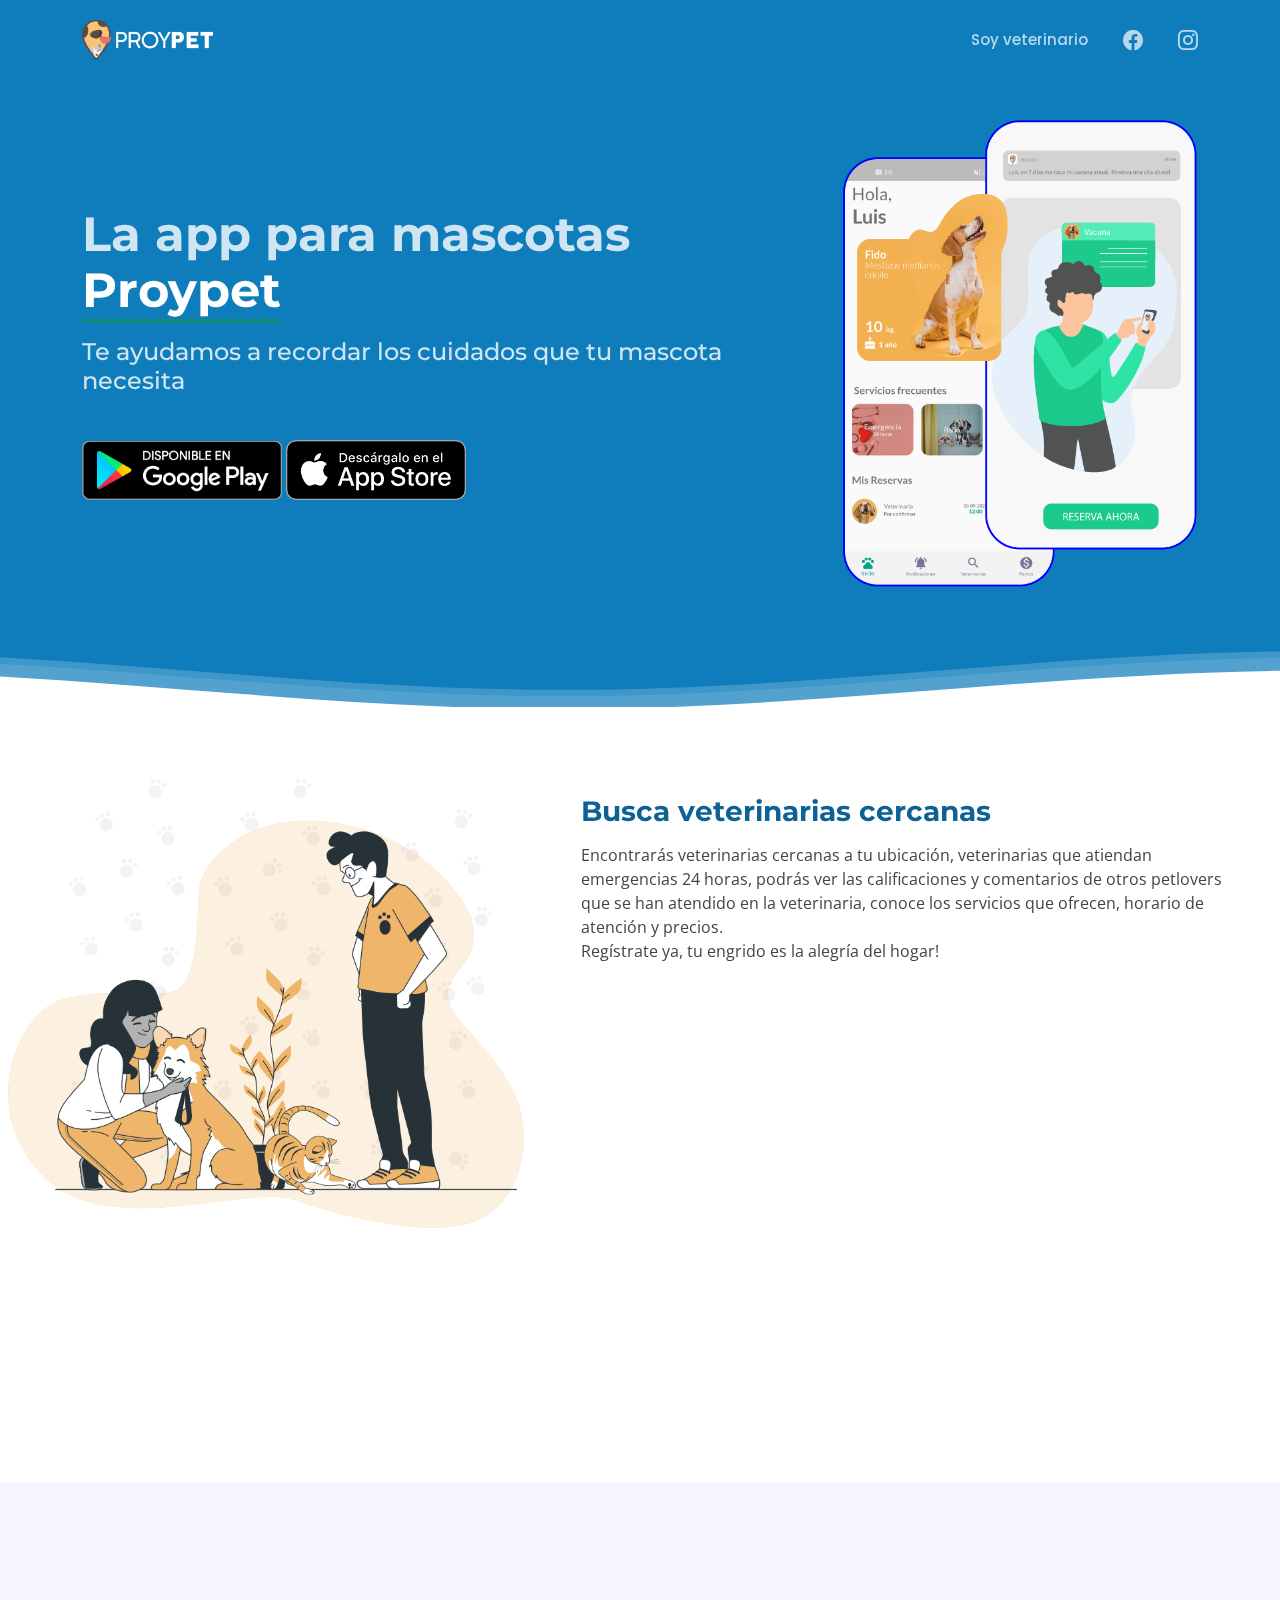
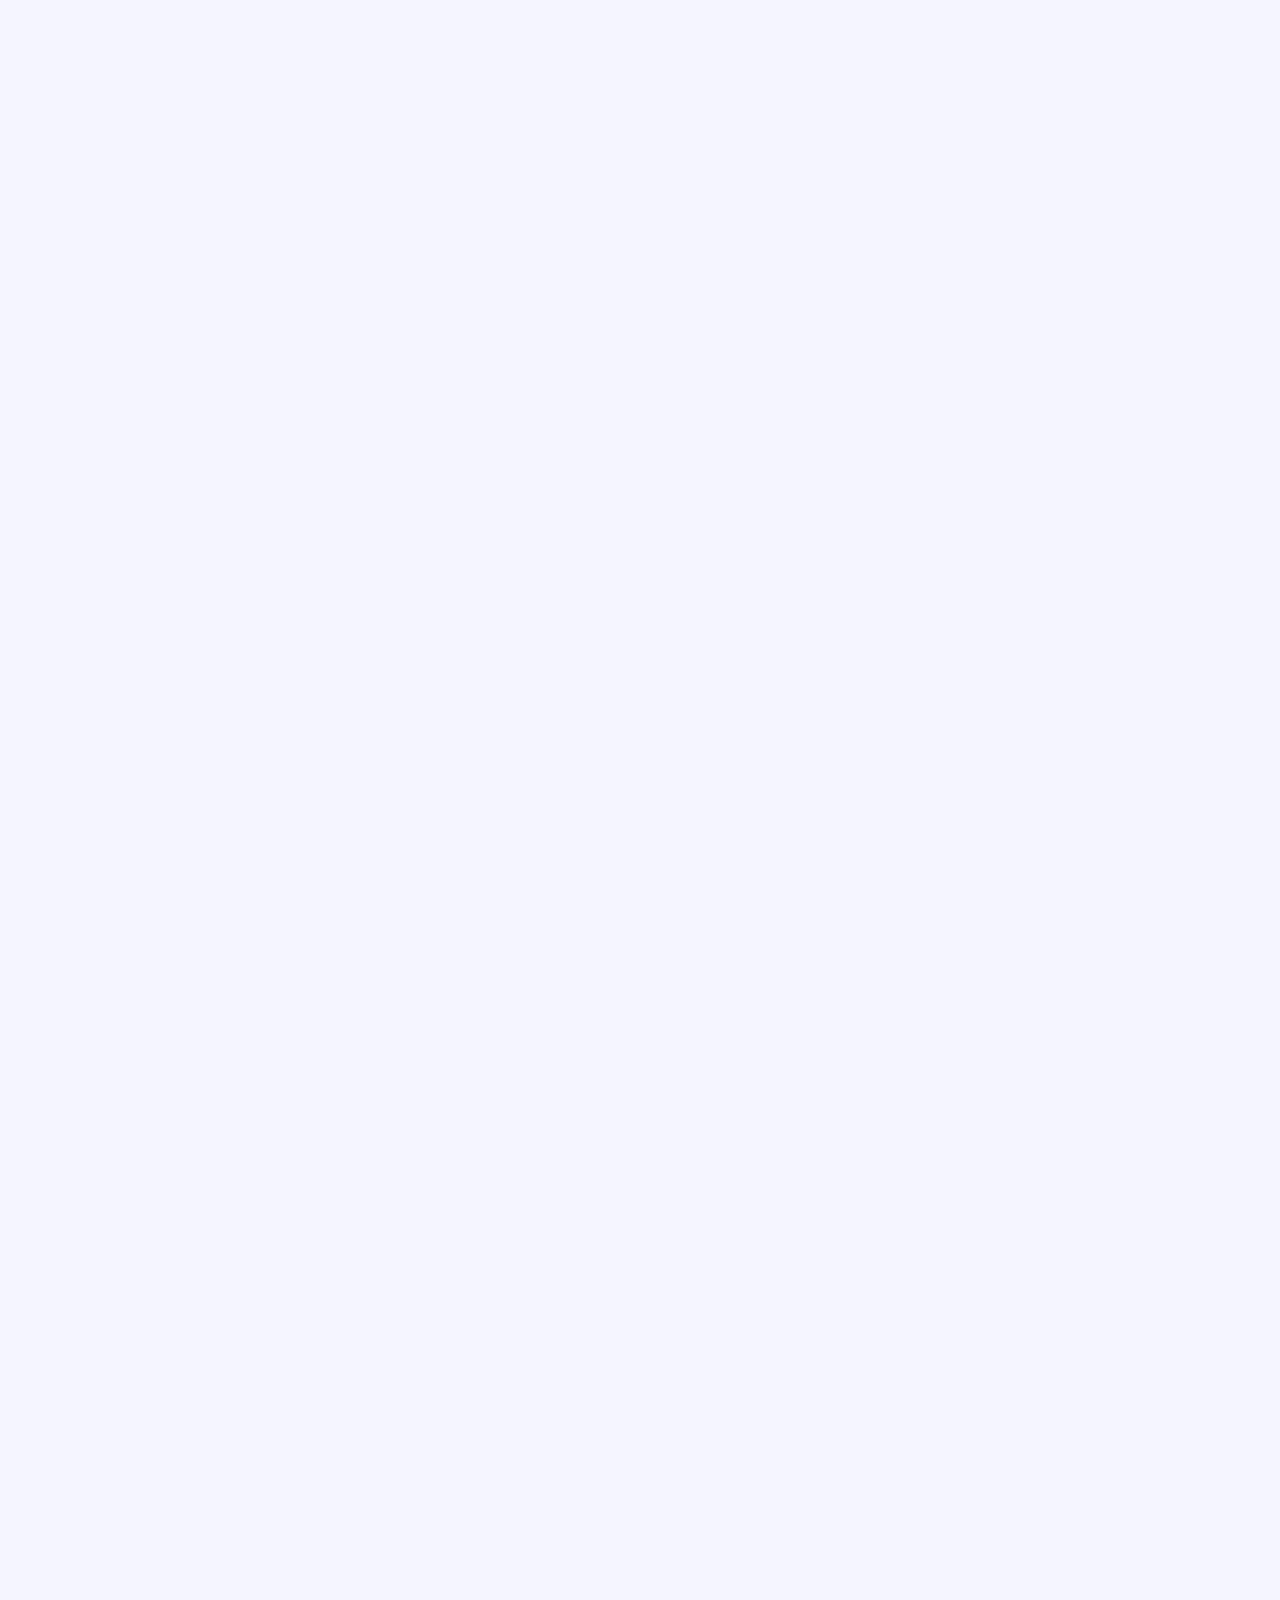
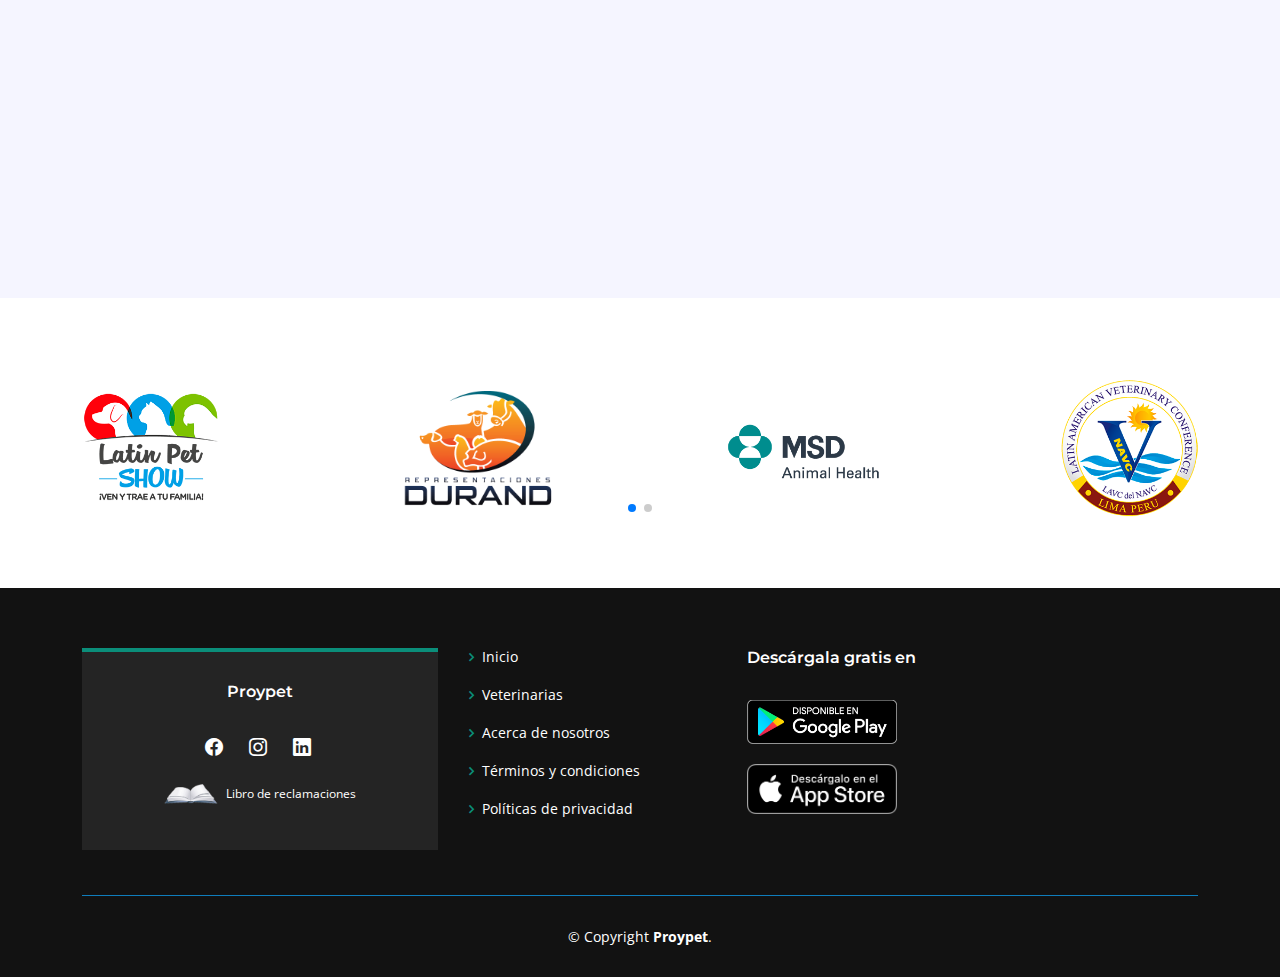
<file: index.html>
<!DOCTYPE html>
<html lang="es">

<head>
  <meta charset="utf-8">
  <meta content="width=device-width, initial-scale=1.0" name="viewport">

  <title>Proypet: Reserva citas en Veterinarias y accede a beneficios</title>
  <meta name="description" content="Disponible en PlayStore y AppStore">
  <meta name="keywords" content="veterinarias en lima, veterinaria callao, clinica veterinaria, veterinaria 24 horas, reservar veterinaria,">
  <meta name="copyright" content="PROYPET">
  
  <link rel="canonical" href="https://proypet.com">
  <meta property="og:url" content="https://danger.proypet.com">
  <meta property="og:type" content="website">
  <meta property="og:title" content="Proypet: Reserva citas en Veterinarias y accede a beneficios">
  <meta property="og:description" content="Disponible en PlayStore y AppStore">

  <link href="assets/img/favicon.png" rel="icon">

  <link href="https://fonts.googleapis.com/css?family=Open+Sans:300,300i,400,400i,600,600i,700,700i|Montserrat:300,300i,400,400i,500,500i,600,600i,700,700i|Poppins:300,300i,400,400i,500,500i,600,600i,700,700i" rel="stylesheet">

  <link href="assets/vendor/aos/aos.css" rel="stylesheet">
  <link href="assets/vendor/bootstrap/css/bootstrap.min.css" rel="stylesheet">
  <link href="assets/vendor/bootstrap-icons/bootstrap-icons.css" rel="stylesheet">
  <link href="assets/vendor/boxicons/css/boxicons.min.css" rel="stylesheet">
  <link href="assets/vendor/glightbox/css/glightbox.min.css" rel="stylesheet">
  <link href="assets/vendor/remixicon/remixicon.css" rel="stylesheet">
  <link href="assets/vendor/swiper/swiper-bundle.min.css" rel="stylesheet">

  <link href="assets/css/style.css" rel="stylesheet">

</head>

<body>

  <header id="header" class="fixed-top d-flex align-items-center header-transparent">
    <div class="container d-flex align-items-center justify-content-between">

      <div class="logo">
        <a href="index.html"><img src="assets/img/logo-white.png" alt="" class="img-fluid"></a>
      </div>

      <nav id="navbar" class="navbar">
        <ul>
          <li><a class="nav-link" href="vet.html">Soy veterinario</a></li>
          <li>
            <a href="https://facebook.com/Proypet" target="_blank" class="facebook">
              <i class="bi bi-facebook"></i>
            </a>
          </li>
          <li>
            <a href="https://instagram.com/Proypetapp" target="_blank" class="instagram">
              <i class="bi bi-instagram"></i>
            </a>
          </li>
        </ul>
        <i class="bi bi-list mobile-nav-toggle"></i>
      </nav>

    </div>
  </header>

  <section id="hero">

    <div class="container">
      <div class="row justify-content-between">
        <div class="col-lg-7 pt-5 pt-lg-0 order-2 order-lg-1 d-flex align-items-center">
          <div data-aos="zoom-out">
            <h1>La app para mascotas <span>Proypet</span></h1>
            <h2>Te ayudamos a recordar los cuidados que tu mascota necesita</h2>
            <div class="text-center text-lg-start">
              <a href="https://play.google.com/store/apps/details?id=com.proypet.user" target="_blank">
                <img src="assets/img/google-play.png" width="200" alt="google-play" class="mt-1">
              </a>
              <a href="https://apps.apple.com/pe/app/proypet/id1529231253" target="_blank">
                <img src="assets/img/app-store.png" width="180" alt="app-store" class="mt-1">
              </a>
            </div>
          </div>
        </div>
        <div class="col-lg-4 order-1 order-lg-2 hero-img" data-aos="zoom-out" data-aos-delay="300">
          <img src="assets/img/petlover/phone-app.png" class="img-fluid animated" alt="">
        </div>
      </div>
    </div>

    <svg class="hero-waves" xmlns="http://www.w3.org/2000/svg" xmlns:xlink="http://www.w3.org/1999/xlink" viewBox="0 24 150 28 " preserveAspectRatio="none">
      <defs>
        <path id="wave-path" d="M-160 44c30 0 58-18 88-18s 58 18 88 18 58-18 88-18 58 18 88 18 v44h-352z">
      </defs>
      <g class="wave1">
        <use xlink:href="#wave-path" x="50" y="3" fill="rgba(255,255,255, .1)">
      </g>
      <g class="wave2">
        <use xlink:href="#wave-path" x="50" y="0" fill="rgba(255,255,255, .2)">
      </g>
      <g class="wave3">
        <use xlink:href="#wave-path" x="50" y="9" fill="#fff">
      </g>
    </svg>

  </section>

  <main id="main">
    <section id="about" class="about">
      <div class="container-fluid">
        <div class="row">
          <div class="col-xl-5 col-lg-6 video-box d-flex justify-content-center align-items-stretch" data-aos="fade-right">
          </div>

          <div class="col-xl-7 col-lg-6 icon-boxes d-flex flex-column align-items-stretch justify-content-center py-5 px-lg-5" data-aos="fade-left">
            <h3>Busca veterinarias cercanas</h3>
            <p>Encontrarás veterinarias cercanas a tu ubicación, veterinarias que atiendan emergencias 24 horas,
              podrás ver las calificaciones y comentarios de otros petlovers que se han atendido en la veterinaria, 
              conoce los servicios que ofrecen, horario de atención y precios.<br>
              Regístrate ya, tu engrido es la alegría del hogar!
            </p>

            <div class="icon-box" data-aos="zoom-in" data-aos-delay="100">
              <div class="icon"><i class='bx bx-download'></i></div>
              <h4 class="title"><a>Descarga gratis nuestra App y regístrate</a></h4>
              <p class="description">
                <a href="https://play.google.com/store/apps/details?id=com.proypet.user" target="_blank">
                  <img src="assets/img/google-play.png" width="150" alt="google-play" class="mt-1">
                </a>
                <a href="https://apps.apple.com/pe/app/proypet/id1529231253" target="_blank">
                  <img src="assets/img/app-store.png" width="136" alt="app-store" class="mt-1">
                </a>
              </p>
            </div>

            <div class="icon-box" data-aos="zoom-in" data-aos-delay="200">
              <div class="icon"><i class='bx bx-message-square-add'></i></div>
              <h4 class="title"><a>Agrega a tus mascotas ¡Listo!</a></h4>
              <p class="description">Ahora disfrutarás de recordatorios, podrás buscar veterinarias cercanas y reservar citas en ellas</p>
            </div>

            <div class="icon-box" data-aos="zoom-in" data-aos-delay="300">
              <div class="icon"><i class='bx bxs-id-card'></i></div>
              <h4 class="title"><a>La cartilla al alcance</a></h4>
              <p class="description">
                No volverás a perder la información de tu engreido, las atenciones son registrados por la veterinaria y podrás ver esta información en todo momento desde la app Proypet<br>
                <strong>La cartilla física se pierde, la digital NO!</strong>
              </p>
            </div>

          </div>
        </div>

      </div>
    </section>
    
    <section id="details" class="details details-i">
      <div class="container">

        <div class="row content">
          <div class="col-md-4 text-center" data-aos="fade-right">
            <img src="assets/img/petlover/vets.png" class="img-fluid" alt=""
              style="max-height: 565px;">
          </div>
          <div class="col-md-8 pt-2 medio-vertical" data-aos="fade-up">
            <h3>Reservar citas en veterinarias</h3>
            <p class="fst-italic">
              En la App encontrarás veterinarias afiliadas y en segundos reservar una cita para tu mascota.
            </p>
            <ul>
              <li><i class="bi bi-check"></i> Sin pagos por adelantado, no te cobraremos ningún cargo por reservar</li>
              <li><i class="bi bi-check"></i> Encontrarás veterinarias que atiendan emergencias 24 horas</li>
              <li><i class="bi bi-check"></i> Encuentra veterinarias de acuerdo al servicio que necesites como consulta, cirugía, ecografía, baños, etc </li>
            </ul>
          </div>
        </div>

        <div class="row content">
          <div class="col-md-4 order-1 order-md-2 text-center" data-aos="fade-left">
            <img src="assets/img/petlover/notificaciones.png" class="img-fluid" alt=""
              style="max-height: 565px;">
          </div>
          <div class="col-md-8 pt-2 order-2 order-md-1 medio-vertical" data-aos="fade-up">
            <h3>Te ayudamos a recordar</h3>
            <p class="fst-italic">
              Ya no olvidarás la fecha de su próxima vacuna, desparasitación, baño u otro servicio.
            </p>
            <ul>
              <li><i class="bi bi-check"></i> Sin que tengas que agendarlo</li>
              <li><i class="bi bi-check"></i> Tu mascota te notificará sus próximas citas, baños y más</li>
            </ul>
          </div>
        </div>

        <div class="row content">
          <div class="col-md-4 text-center" data-aos="fade-right">
            <img src="assets/img/petlover/cartilla-fido.png" class="img-fluid" alt=""
              style="max-height: 565px;">
          </div>
          <div class="col-md-8 pt-2 medio-vertical" data-aos="fade-up">
            <h3>La cartilla físca se pierde, la digital no</h3>
            <p class="fst-italic">Accede a la cartilla digital desde la app Proypet.</p>
            <ul>
              <li><i class="bi bi-check"></i> Historial de vacunación siempre a tu alcance</li>
              <li><i class="bi bi-check"></i> Accede a los registros de atenciones</li>
              <li><i class="bi bi-check"></i> Podrás ver los servicios brindados y recomendaciones de tu veterinaria</li>
            </ul>
          </div>
        </div>

      </div>
    </section>
    
    <section id="counts" class="marcas-i">
      <div class="marcas-slider swiper-container">
        <div class="swiper-wrapper">
          <div class="swiper-slide">
            <div class="row">
              <div class="col-3 text-center">
                <img src="assets/img/marcas/latin-pet-show.png" alt="latin-pet-show" 
                  class="img-fluid" style="max-height: 160px; width: auto">
              </div>
              <div class="col-3 text-center">
                <img src="assets/img/marcas/durand.png" alt="durand" 
                  class="img-fluid" style="max-height: 160px; width: auto">
              </div>
              <div class="col-3 text-center">
                <img src="assets/img/marcas/msd.png" alt="msd" 
                  class="img-fluid" style="max-height: 160px; width: auto">
              </div>
              <div class="col-3 text-center">
                <img src="assets/img/marcas/lavc.png" alt="lavc" 
                  class="img-fluid" style="max-height: 160px; width: auto">
              </div>
            </div>
          </div>
          <div class="swiper-slide">
            <div class="row">
              <div class="col-3 text-center">
                <img src="assets/img/marcas/my-pet.png" alt="my-pet" 
                  class="img-fluid" style="max-height: 160px; width: auto">
              </div>
              <div class="col-3 text-center">
                <img src="assets/img/marcas/veterinario-emprendedor.png" alt="veterinario-emprendedor" 
                  class="img-fluid" style="max-height: 160px; width: auto">
              </div>
              <div class="col-3 text-center">
                <img src="assets/img/marcas/usil-ventures.png" alt="usil-ventures" 
                  class="img-fluid" style="max-height: 160px; width: auto">
              </div>
              <div class="col-3 text-center"> </div>
            </div>
          </div>
        </div>
        <div class="swiper-pagination"></div>
      </div>
    </section>

  </main>
  
  <footer id="footer">
    <div class="footer-top">
      <div class="container">
        <div class="row">

          <div class="col-lg-4 col-md-6">
            <div class="footer-info">
              <h4>Proypet</h4>
              <div class="d-flex justify-content-center">
                <div class="social-links mt-2">
                  <a href="https://facebook.com/Proypet" target="_blank" class="facebook"><i class="bi bi-facebook"></i></a>
                  <a href="https://instagram.com/Proypetapp" target="_blank" class="instagram"><i class="bi bi-instagram"></i></a>
                  <a href="https://www.linkedin.com/company/proypet" target="_blank" class="linkedin"><i class="bi bi-linkedin"></i></a>
                </div>
              </div>
              <div class="text-center mt-3 pb-3">
                <a href="#" class="text-white">
                  <img src="assets/img/complaints-book.png" alt="" height="20">
                  <span class="small ms-1" style="vertical-align:middle">Libro de reclamaciones</span>
                </a>
              </div>
            </div>
          </div>

          <div class="col-lg-3 col-md-3 footer-links">
            <ul>
              <li><i class="bx bx-chevron-right"></i> <a href="index.html">Inicio</a></li>
              <li><i class="bx bx-chevron-right"></i> <a href="vet.html">Veterinarias</a></li>
              <li><i class="bx bx-chevron-right"></i> <a href="about.html">Acerca de nosotros</a></li>
              <li><i class="bx bx-chevron-right"></i> <a href="terms.html">Términos y condiciones</a></li>
              <li><i class="bx bx-chevron-right"></i> <a href="privacy.html">Políticas de privacidad</a></li>
            </ul>
          </div>

          <div class="col-lg-3 col-md-3 footer-links">
            <ul>
              <li>
                <h4 class="mb-0">Descárgala gratis en</h4>
              </li>
              <li>
                <a href="https://play.google.com/store/apps/details?id=com.proypet.user" target="_blank" class="scrollto">
                  <img src="assets/img/google-play.png" width="150" alt="">
                </a>
              </li>
              <li>
                <a href="https://apps.apple.com/pe/app/proypet/id1529231253" target="_blank" class="scrollto">
                  <img src="assets/img/app-store.png" width="150" alt="">
                </a>
              </li>
            </ul>
          </div>

        </div>
      </div>
    </div>

    <div class="container">
      <div class="copyright">
        &copy; Copyright <strong><span>Proypet</span></strong>.
      </div>
    </div>
  </footer>

  <a href="#" class="back-to-top d-flex align-items-center justify-content-center"><i class="bi bi-arrow-up-short"></i></a>
  <div id="preloader"></div>

  <!-- Vendor JS Files -->
  <script src="assets/vendor/aos/aos.js"></script>
  <script src="assets/vendor/bootstrap/js/bootstrap.bundle.min.js"></script>
  <script src="assets/vendor/glightbox/js/glightbox.min.js"></script>
  <script src="assets/vendor/php-email-form/validate.js"></script>
  <script src="assets/vendor/purecounter/purecounter.js"></script>
  <script src="assets/vendor/swiper/swiper-bundle.min.js"></script>

  <!-- Template Main JS File -->
  <script src="assets/js/main.js"></script>

</body>

</html>
</file>
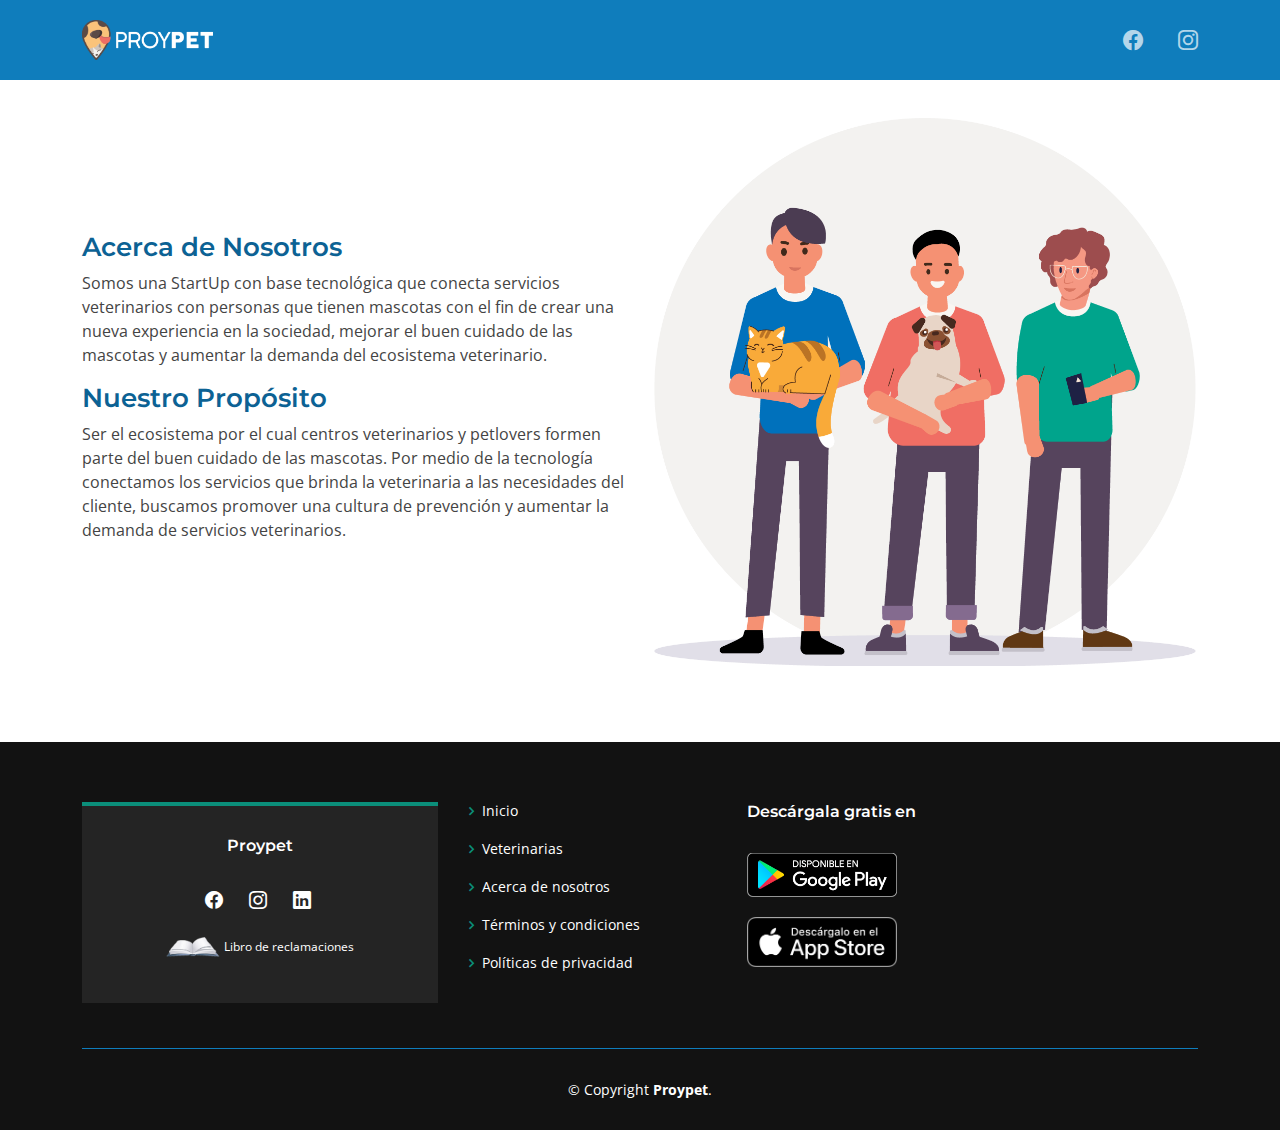
<file: about.html>
<!DOCTYPE html>
<html lang="es">

<head>
  <meta charset="utf-8">
  <meta content="width=device-width, initial-scale=1.0" name="viewport">

  <title>Proypet: Acerca de nosotros</title>
  <meta name="description" content="Disponible en PlayStore y AppStore">
  <meta name="keywords" content="veterinarias en lima, veterinaria callao, clinica veterinaria, veterinaria 24 horas, reservar veterinaria,">
  <meta name="copyright" content="PROYPET">

  <link href="assets/img/favicon.png" rel="icon">

  <link href="https://fonts.googleapis.com/css?family=Open+Sans:300,300i,400,400i,600,600i,700,700i|Montserrat:300,300i,400,400i,500,500i,600,600i,700,700i|Poppins:300,300i,400,400i,500,500i,600,600i,700,700i" rel="stylesheet">

  <link href="assets/vendor/aos/aos.css" rel="stylesheet">
  <link href="assets/vendor/bootstrap/css/bootstrap.min.css" rel="stylesheet">
  <link href="assets/vendor/bootstrap-icons/bootstrap-icons.css" rel="stylesheet">
  <link href="assets/vendor/boxicons/css/boxicons.min.css" rel="stylesheet">
  <link href="assets/vendor/glightbox/css/glightbox.min.css" rel="stylesheet">
  <link href="assets/vendor/remixicon/remixicon.css" rel="stylesheet">
  <link href="assets/vendor/swiper/swiper-bundle.min.css" rel="stylesheet">

  <link href="assets/css/style.css" rel="stylesheet">

</head>

<body>

  <header id="header" class="fixed-top d-flex align-items-center ">
    <div class="container d-flex align-items-center justify-content-between">

      <div class="logo">
        <a href="index.html"><img src="assets/img/logo-white.png" alt="" class="img-fluid"></a>
      </div>

      <nav id="navbar" class="navbar">
        <ul>
          <li>
            <a href="https://facebook.com/Proypet" target="_blank" class="facebook">
              <i class="bi bi-facebook"></i>
            </a>
          </li>
          <li>
            <a href="https://instagram.com/Proypetapp" target="_blank" class="instagram">
              <i class="bi bi-instagram"></i>
            </a>
          </li>
        </ul>
        <i class="bi bi-list mobile-nav-toggle"></i>
      </nav>

    </div>
  </header>

  <main class="mt-5 mb-3 section-bg-w">
    
    <section class="details">
      <div class="container">

        <div class="row content">
          <div class="col-12 col-md-6 medio-vertical">
            <h3>Acerca de Nosotros</h3>
            <p>
                Somos una StartUp con base tecnológica que conecta servicios veterinarios con personas que tienen mascotas con el fin de crear una nueva experiencia en la sociedad, mejorar el buen cuidado de las mascotas y aumentar la demanda del ecosistema veterinario.
            </p>

            <h3>Nuestro Propósito</h3>
            <p>
                Ser el ecosistema por el cual centros veterinarios y petlovers formen parte del buen cuidado de las mascotas. Por medio de la tecnología conectamos los servicios que brinda la veterinaria a las necesidades del cliente, buscamos promover una cultura de prevención y aumentar la demanda de servicios veterinarios.
            </p>
          </div>

          <div class="col-12 col-md-6 mt-2">
            <img src="assets/img/about-us.png" alt="about-us" class="img-fluid" >
          </div>
        </div>

      </div>
    </section>
    

  </main>
  
  <footer id="footer">
    <div class="footer-top">
      <div class="container">
        <div class="row">

          <div class="col-lg-4 col-md-6">
            <div class="footer-info">
              <h4>Proypet</h4>
              <div class="d-flex justify-content-center">
                <div class="social-links mt-2">
                  <a href="https://facebook.com/Proypet" target="_blank" class="facebook"><i class="bi bi-facebook"></i></a>
                  <a href="https://instagram.com/Proypetapp" target="_blank" class="instagram"><i class="bi bi-instagram"></i></a>
                  <a href="https://www.linkedin.com/company/proypet" target="_blank" class="linkedin"><i class="bi bi-linkedin"></i></a>
                </div>
              </div>
              <div class="text-center mt-3 pb-3">
                <a href="#" class="text-white">
                  <img src="assets/img/complaints-book.png" alt="" height="20">
                  <span class="small ml-1" style="vertical-align:middle">Libro de reclamaciones</span>
                </a>
              </div>
            </div>
          </div>

          <div class="col-lg-3 col-md-3 footer-links">
            <ul>
                <li><i class="bx bx-chevron-right"></i> <a href="index.html">Inicio</a></li>
                <li><i class="bx bx-chevron-right"></i> <a href="vet.html">Veterinarias</a></li>
                <li><i class="bx bx-chevron-right"></i> <a href="about.html">Acerca de nosotros</a></li>
                <li><i class="bx bx-chevron-right"></i> <a href="terms.html">Términos y condiciones</a></li>
                <li><i class="bx bx-chevron-right"></i> <a href="privacy.html">Políticas de privacidad</a></li>
            </ul>
          </div>

          <div class="col-lg-3 col-md-3 footer-links">
            <ul>
              <li>
                <h4 class="mb-0">Descárgala gratis en</h4>
              </li>
              <li>
                <a href="https://play.google.com/store/apps/details?id=com.proypet.user" target="_blank" class="scrollto">
                  <img src="assets/img/google-play.png" width="150" alt="">
                </a>
              </li>
              <li>
                <a href="https://apps.apple.com/pe/app/proypet/id1529231253" target="_blank" class="scrollto">
                  <img src="assets/img/app-store.png" width="150" alt="">
                </a>
              </li>
            </ul>
          </div>

        </div>
      </div>
    </div>

    <div class="container">
      <div class="copyright">
        &copy; Copyright <strong><span>Proypet</span></strong>.
      </div>
    </div>
  </footer>

  <a href="#" class="back-to-top d-flex align-items-center justify-content-center"><i class="bi bi-arrow-up-short"></i></a>
  <div id="preloader"></div>

  <!-- Vendor JS Files -->
  <script src="assets/vendor/aos/aos.js"></script>
  <script src="assets/vendor/bootstrap/js/bootstrap.bundle.min.js"></script>
  <script src="assets/vendor/glightbox/js/glightbox.min.js"></script>
  <script src="assets/vendor/php-email-form/validate.js"></script>
  <script src="assets/vendor/purecounter/purecounter.js"></script>
  <script src="assets/vendor/swiper/swiper-bundle.min.js"></script>

  <!-- Template Main JS File -->
  <script src="assets/js/main.js"></script>

</body>

</html>
</file>
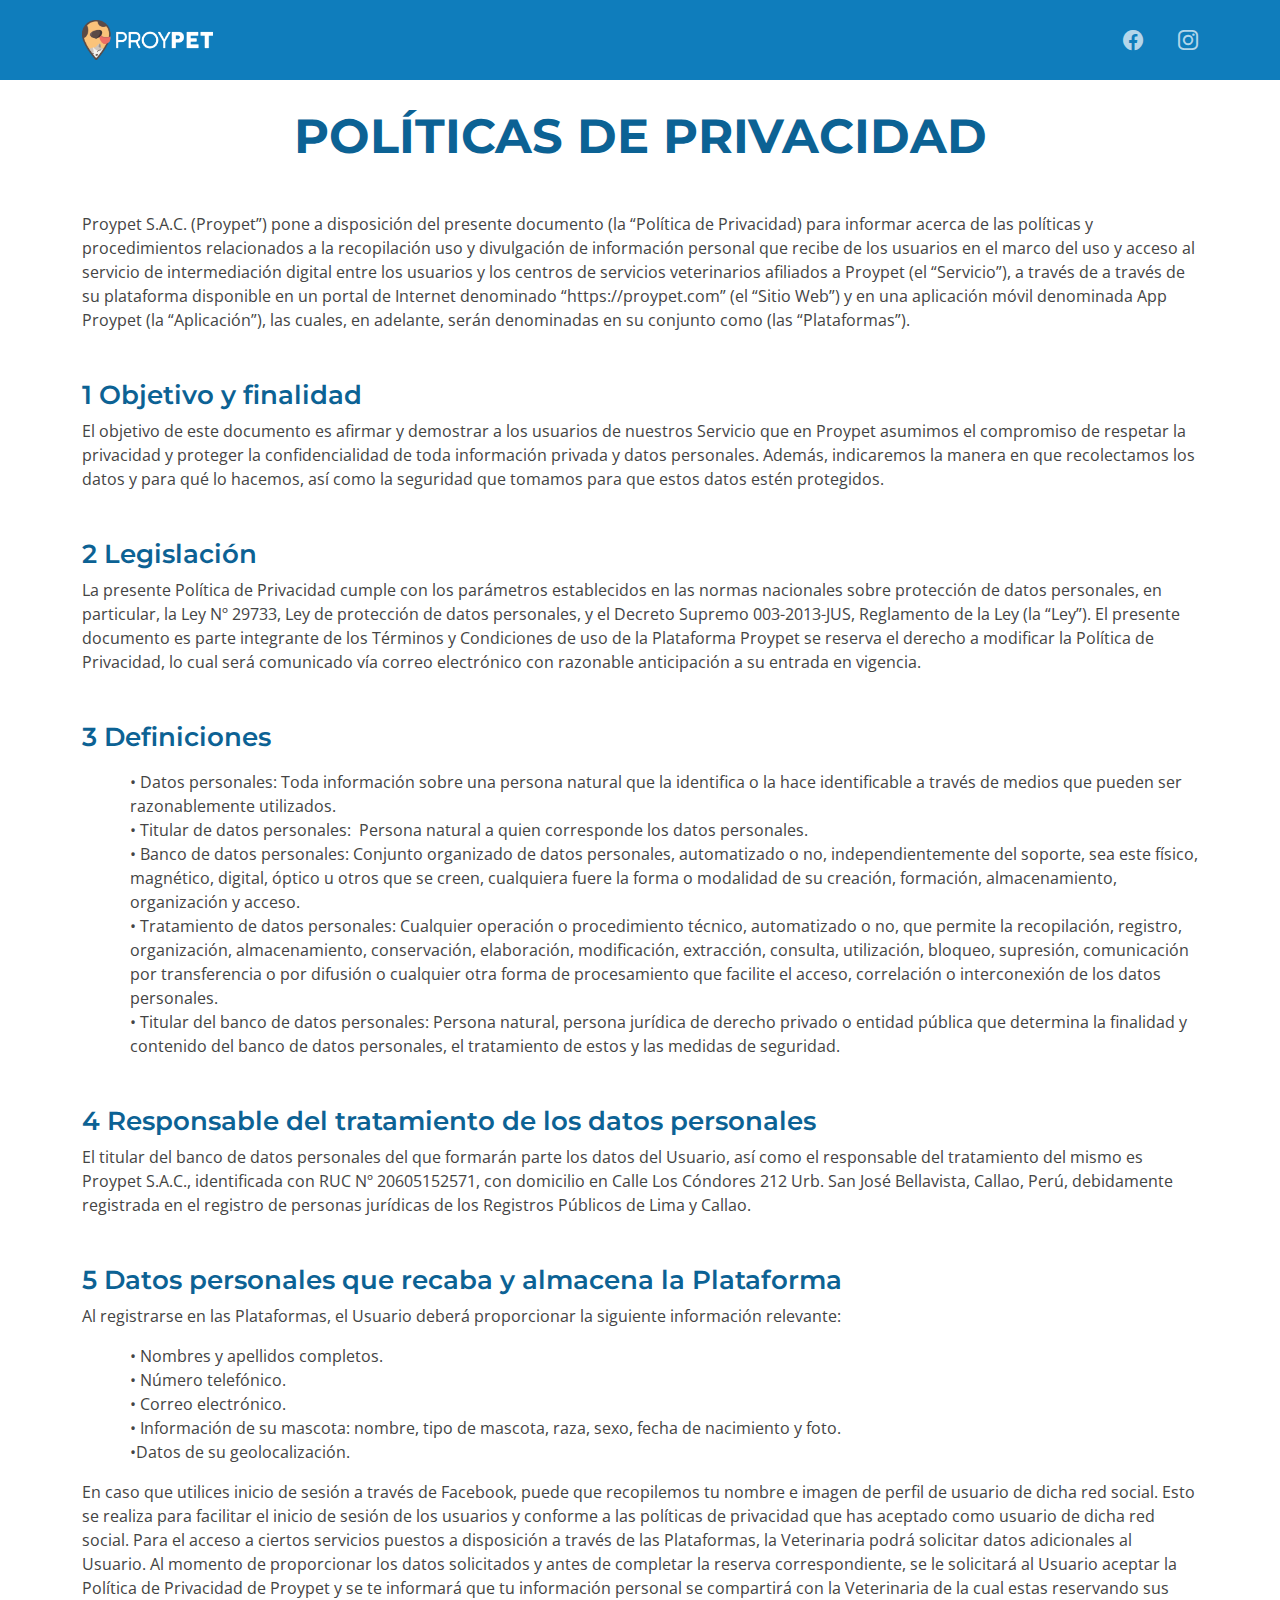
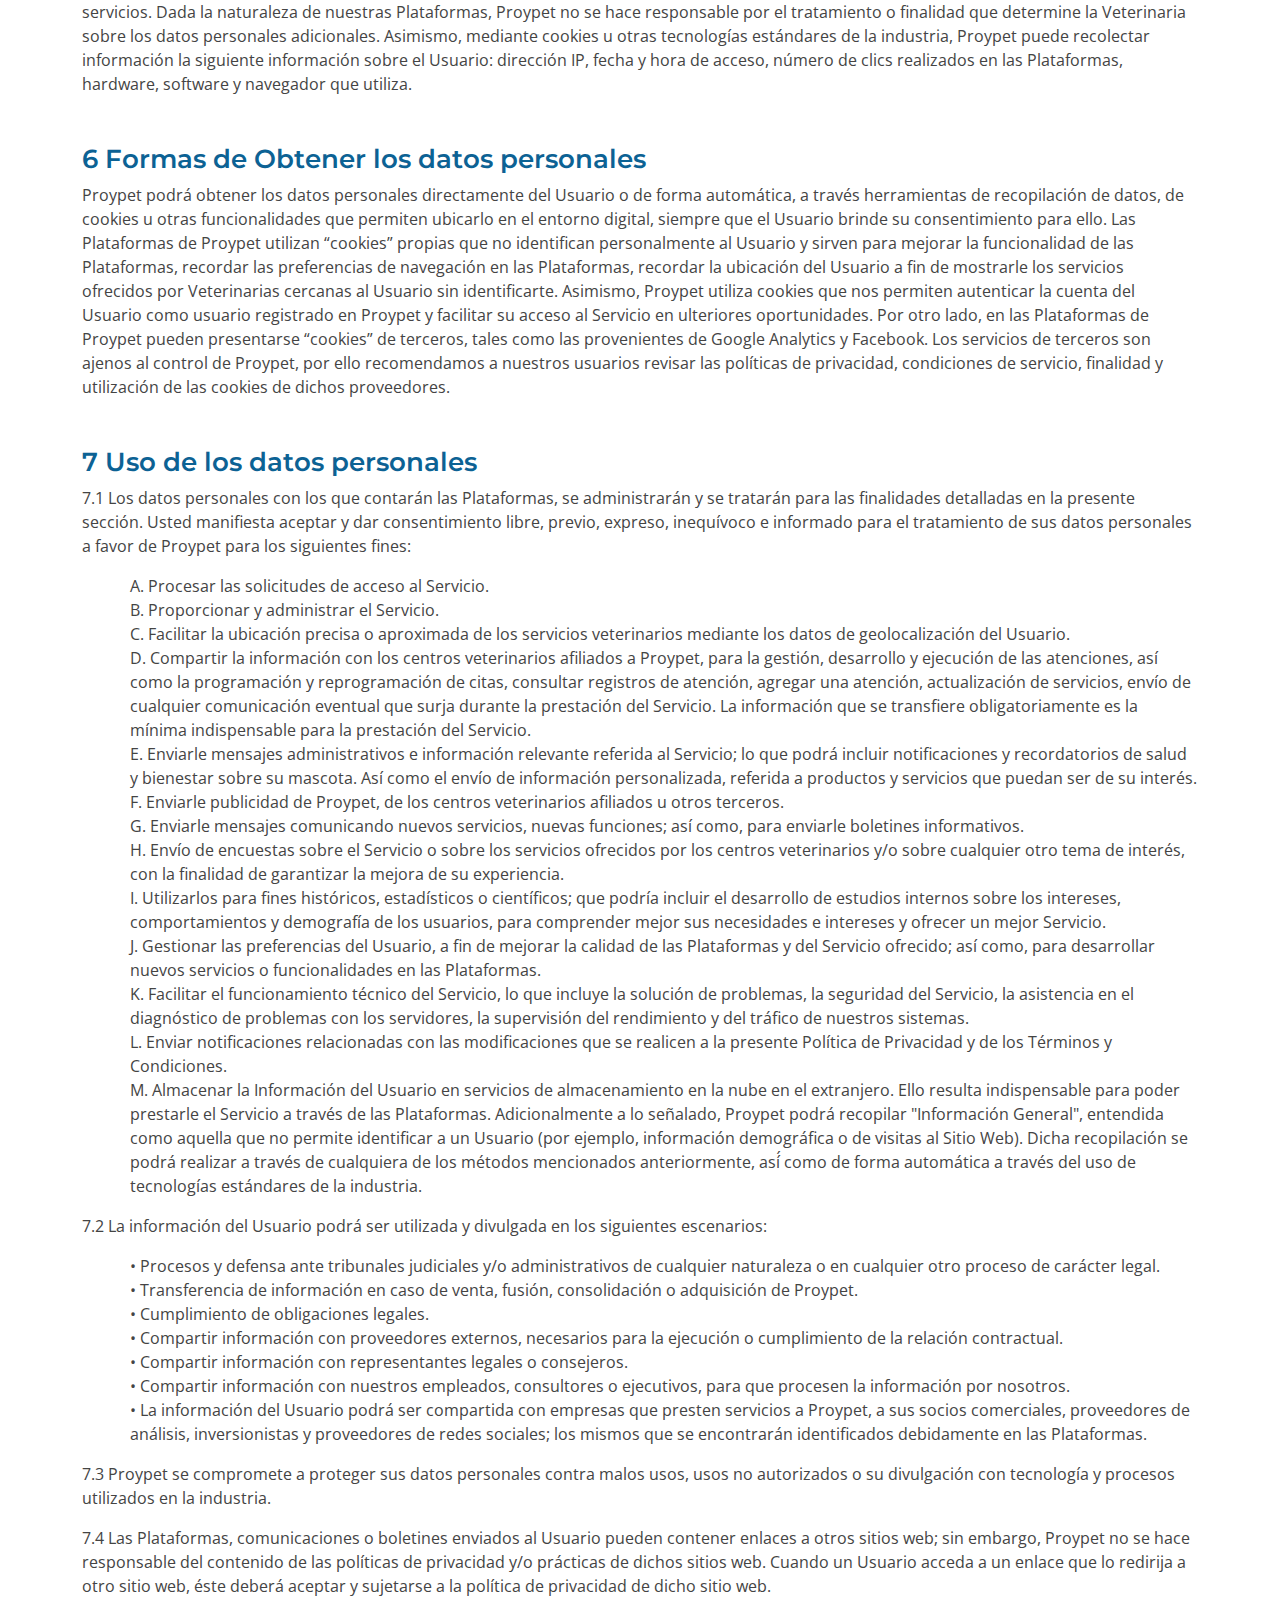
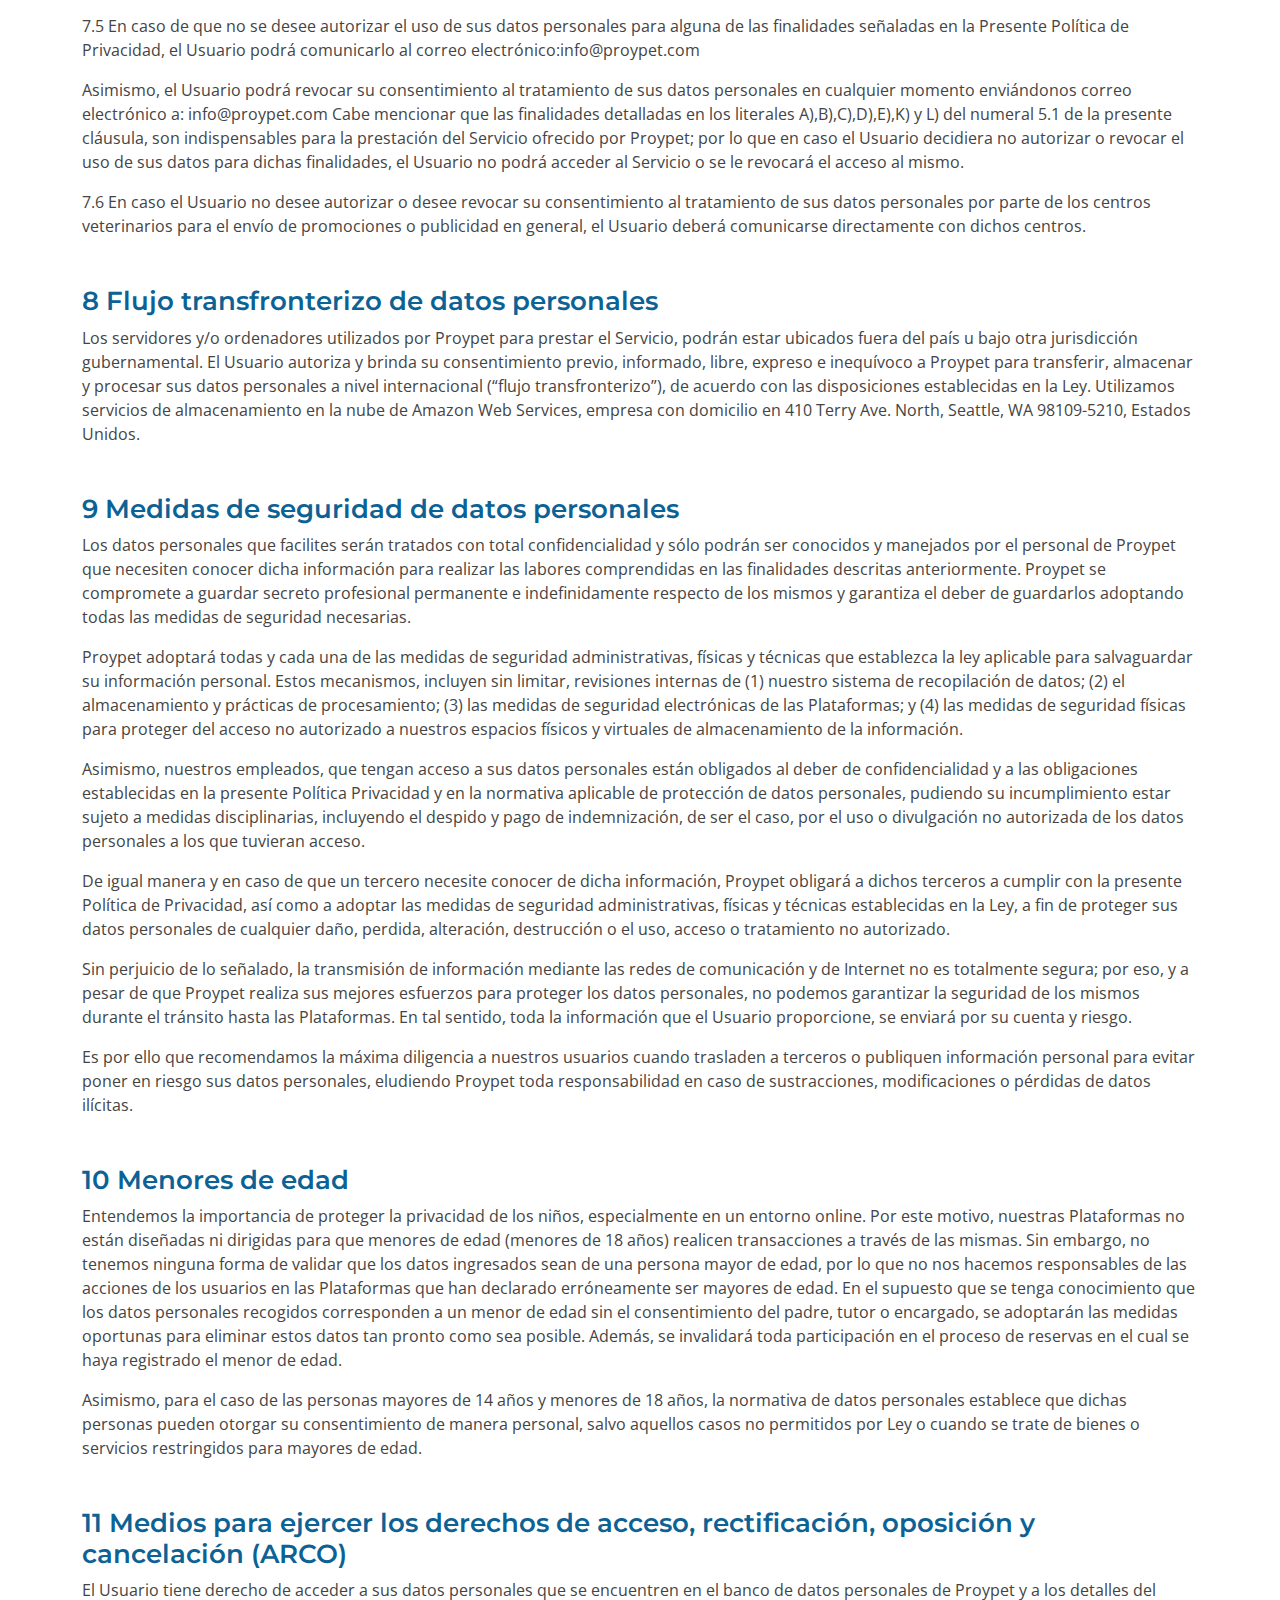
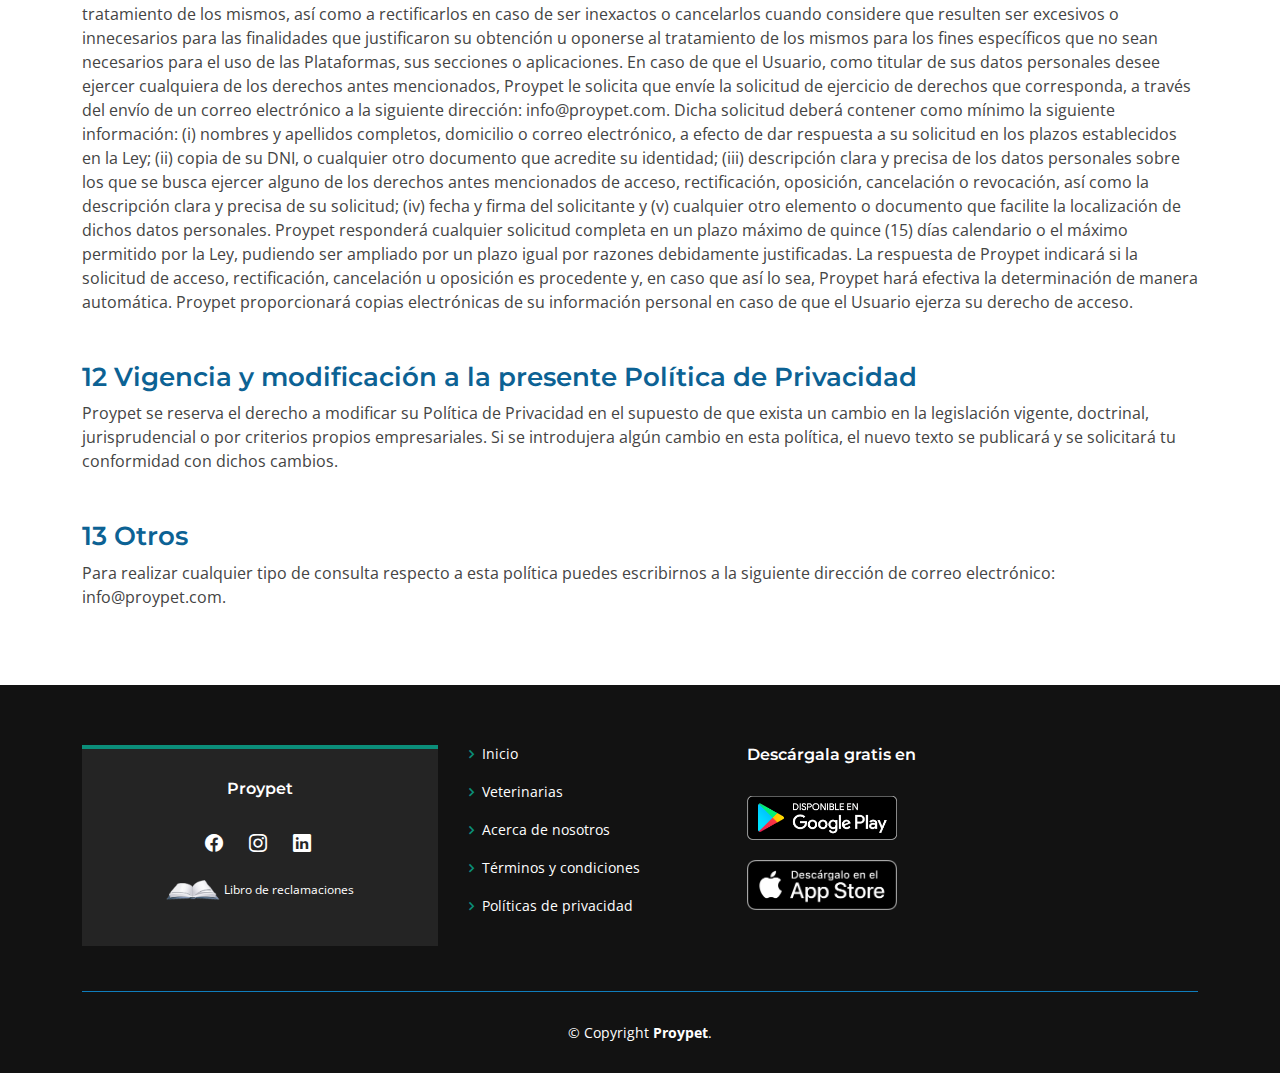
<file: privacy.html>
<!DOCTYPE html>
<html lang="es">

<head>
  <meta charset="utf-8">
  <meta content="width=device-width, initial-scale=1.0" name="viewport">

  <title>Proypet: Políticas de privacidad</title>
  <meta name="description" content="Disponible en PlayStore y AppStore">
  <meta name="keywords" content="veterinarias en lima, veterinaria callao, clinica veterinaria, veterinaria 24 horas, reservar veterinaria,">
  <meta name="copyright" content="PROYPET">

  <link href="assets/img/favicon.png" rel="icon">

  <link href="https://fonts.googleapis.com/css?family=Open+Sans:300,300i,400,400i,600,600i,700,700i|Montserrat:300,300i,400,400i,500,500i,600,600i,700,700i|Poppins:300,300i,400,400i,500,500i,600,600i,700,700i" rel="stylesheet">

  <link href="assets/vendor/aos/aos.css" rel="stylesheet">
  <link href="assets/vendor/bootstrap/css/bootstrap.min.css" rel="stylesheet">
  <link href="assets/vendor/bootstrap-icons/bootstrap-icons.css" rel="stylesheet">
  <link href="assets/vendor/boxicons/css/boxicons.min.css" rel="stylesheet">
  <link href="assets/vendor/glightbox/css/glightbox.min.css" rel="stylesheet">
  <link href="assets/vendor/remixicon/remixicon.css" rel="stylesheet">
  <link href="assets/vendor/swiper/swiper-bundle.min.css" rel="stylesheet">

  <link href="assets/css/style.css" rel="stylesheet">

</head>

<body>

  <header id="header" class="fixed-top d-flex align-items-center ">
    <div class="container d-flex align-items-center justify-content-between">

      <div class="logo">
        <a href="index.html"><img src="assets/img/logo-white.png" alt="" class="img-fluid"></a>
      </div>

      <nav id="navbar" class="navbar">
        <ul>
          <li>
            <a href="https://facebook.com/Proypet" target="_blank" class="facebook">
              <i class="bi bi-facebook"></i>
            </a>
          </li>
          <li>
            <a href="https://instagram.com/Proypetapp" target="_blank" class="instagram">
              <i class="bi bi-instagram"></i>
            </a>
          </li>
        </ul>
        <i class="bi bi-list mobile-nav-toggle"></i>
      </nav>

    </div>
  </header>

  <main class="mt-5 mb-3 section-bg-w">
    
    <section class="details">
      <div class="container">

        <div class="row content">
            <div class="col-12">
                <h1 class="title">POLÍTICAS DE PRIVACIDAD</h1>
                <p class="mt-5">
                    Proypet S.A.C. (Proypet”) pone a disposición del presente documento (la “Política de Privacidad) para informar acerca de las políticas y procedimientos relacionados a la recopilación uso y divulgación de información personal que recibe de los usuarios en el marco del uso y acceso al servicio de intermediación digital entre los usuarios y los centros de servicios veterinarios afiliados a Proypet (el “Servicio”), a través de a través de su plataforma disponible en un portal de Internet denominado “https://proypet.com” (el “Sitio Web”) y en una aplicación móvil denominada App Proypet (la “Aplicación”), las cuales, en adelante, serán denominadas en su conjunto como (las “Plataformas”).
                </p>
                <h3 class="mt-5">1 Objetivo y finalidad</h3>
                <p>
                    El objetivo de este documento es afirmar y demostrar a los usuarios de nuestros Servicio que en Proypet asumimos el compromiso de respetar la privacidad y proteger la confidencialidad de toda información privada y datos personales. 
                    Además, indicaremos la manera en que recolectamos los datos y para qué lo hacemos, así como la seguridad que tomamos para que estos datos estén protegidos.
                </p>
                <h3 class="mt-5">2 Legislación</h3>
                <p>
                    La presente Política de Privacidad cumple con los parámetros establecidos en las normas nacionales sobre protección de datos personales, en particular, la Ley Nº 29733, Ley de protección de datos personales, y el Decreto Supremo 003-2013-JUS, Reglamento de la Ley (la “Ley”). El presente documento es parte integrante de los Términos y Condiciones de uso de la Plataforma
Proypet se reserva el derecho a modificar la Política de Privacidad, lo cual será comunicado vía correo electrónico con razonable anticipación a su entrada en vigencia.
                </p>
                <h3 class="mt-5">3 Definiciones</h3>
                <p>
                    <div class="ms-5">
                        • Datos personales: Toda información sobre una persona natural que la identifica o la hace
                        identificable a través de medios que pueden ser razonablemente utilizados.
                        <br>
                        • Titular de datos personales: &nbsp;Persona natural a quien corresponde los datos personales.
                        <br>
                        • Banco de datos personales: Conjunto organizado de datos personales, automatizado o no,
                        independientemente del soporte, sea este físico, magnético, digital, óptico u otros que se
                        creen, cualquiera fuere la forma o modalidad de su creación, formación, almacenamiento,
                        organización y acceso.
                        <br>
                        • Tratamiento de datos personales: Cualquier operación o procedimiento técnico, automatizado o
                        no, que permite la recopilación, registro, organización, almacenamiento, conservación,
                        elaboración, modificación, extracción, consulta, utilización, bloqueo, supresión, comunicación
                        por transferencia o por difusión o cualquier otra forma de procesamiento que facilite el acceso,
                        correlación o interconexión de los datos personales.
                        <br>
                        • Titular del banco de datos personales: Persona natural, persona jurídica de derecho privado o
                        entidad pública que determina la finalidad y contenido del banco de datos personales, el
                        tratamiento de estos y las medidas de seguridad.
                    </div>
                </p>
                <h3 class="mt-5">4 Responsable del tratamiento de los datos personales</h3>
                <p>
                    El titular del banco de datos personales del que formarán parte los datos del Usuario, así como el responsable del tratamiento del mismo es Proypet S.A.C., identificada con RUC Nº 20605152571, con domicilio en Calle Los Cóndores 212 Urb. San José Bellavista, Callao, Perú, debidamente registrada en el registro de personas jurídicas de los Registros Públicos de Lima y Callao.
                </p>
                <h3 class="mt-5">5 Datos personales que recaba y almacena la Plataforma</h3>
                <p>
                    Al registrarse en las Plataformas, el Usuario deberá proporcionar la siguiente información
                    relevante:
                    <br>
                    <div class="ms-5">
                        • Nombres y apellidos completos.
                        <br>
                        • Número telefónico.
                        <br>
                        • Correo electrónico.
                        <br>
                        • Información de su mascota: nombre, tipo de mascota, raza, sexo, fecha de nacimiento y
                        foto.
                        <br>
                        •Datos de su geolocalización.
                    </div>
                </p>
                <p>
                    En caso que utilices inicio de sesión a través de Facebook, puede que recopilemos tu nombre e
                    imagen de perfil de usuario de dicha red social. Esto se realiza para facilitar el inicio de
                    sesión de los usuarios y conforme a las políticas de privacidad que has aceptado como usuario de
                    dicha red social.
                    Para el acceso a ciertos servicios puestos a disposición a través de las Plataformas, la
                    Veterinaria podrá solicitar datos adicionales al Usuario. Al momento de proporcionar los datos
                    solicitados y antes de completar la reserva correspondiente, se le solicitará al Usuario aceptar
                    la Política de Privacidad de Proypet y se te informará que tu información personal se compartirá
                    con la Veterinaria de la cual estas reservando sus servicios. Dada la naturaleza de nuestras
                    Plataformas, Proypet no se hace responsable por el tratamiento o finalidad que determine la
                    Veterinaria sobre los datos personales adicionales.
                    Asimismo, mediante cookies u otras tecnologías estándares de la industria, Proypet puede
                    recolectar información la siguiente información sobre el Usuario: dirección IP, fecha y hora de
                    acceso, número de clics realizados en las Plataformas, hardware, software y navegador que
                    utiliza.
                </p>
                <h3 class="mt-5" id="#cookie">6 Formas de Obtener los datos personales</h3>
                <p>
                    Proypet podrá obtener los datos personales directamente del Usuario o de forma automática, a través herramientas de recopilación de datos, de cookies u otras funcionalidades que permiten ubicarlo en el entorno digital, siempre que el Usuario brinde su consentimiento para ello.
Las Plataformas de Proypet utilizan “cookies” propias que no identifican personalmente al Usuario y sirven para mejorar la funcionalidad de las Plataformas, recordar las preferencias de navegación en las Plataformas, recordar la ubicación del Usuario a fin de mostrarle los servicios ofrecidos por Veterinarias cercanas al Usuario sin identificarte. Asimismo, Proypet utiliza cookies que nos permiten autenticar la cuenta del Usuario como usuario registrado en Proypet y facilitar su acceso al Servicio en ulteriores oportunidades.
Por otro lado, en las Plataformas de Proypet pueden presentarse “cookies” de terceros, tales como las provenientes de Google Analytics y Facebook. Los servicios de terceros son ajenos al control de Proypet, por ello recomendamos a nuestros usuarios revisar las políticas de privacidad, condiciones de servicio, finalidad y utilización de las cookies de dichos proveedores.
                </p>
                <h3 class="mt-5">7 Uso de los datos personales</h3>
                <p>
                    7.1 Los datos personales con los que contarán las Plataformas, se administrarán y se tratarán para las finalidades detalladas en la presente sección. Usted manifiesta aceptar y dar consentimiento libre, previo, expreso, inequívoco e informado para el tratamiento de sus datos personales a favor de Proypet para los siguientes fines:
                    <div class="ms-5">
                        A. Procesar las solicitudes de acceso al Servicio.
                        <br>
                        B. Proporcionar y administrar el Servicio.
                        <br>
                        C. Facilitar la ubicación precisa o aproximada de los servicios veterinarios mediante los
                        datos de geolocalización del Usuario.
                        <br>
                        D. Compartir la información con los centros veterinarios afiliados a Proypet, para la
                        gestión, desarrollo y ejecución de las atenciones, así como la programación y reprogramación
                        de citas, consultar registros de atención, agregar una atención, actualización de servicios,
                        envío de cualquier comunicación eventual que surja durante la prestación del Servicio. La
                        información que se transfiere obligatoriamente es la mínima indispensable para la prestación
                        del Servicio.
                        <br>
                        E. Enviarle mensajes administrativos e información relevante referida al Servicio; lo que
                        podrá incluir notificaciones y recordatorios de salud y bienestar sobre su mascota. Así como
                        el envío de información personalizada, referida a productos y servicios que puedan ser de su
                        interés.
                        <br>
                        F. Enviarle publicidad de Proypet, de los centros veterinarios afiliados u otros terceros.
                        <br>
                        G. Enviarle mensajes comunicando nuevos servicios, nuevas funciones; así como, para enviarle
                        boletines informativos.
                        <br>
                        H. Envío de encuestas sobre el Servicio o sobre los servicios ofrecidos por los centros
                        veterinarios y/o sobre cualquier otro tema de interés, con la finalidad de garantizar la
                        mejora de su experiencia.
                        <br>
                        I. Utilizarlos para fines históricos, estadísticos o científicos; que podría incluir el
                        desarrollo de estudios internos sobre los intereses, comportamientos y demografía de los
                        usuarios, para comprender mejor sus necesidades e intereses y ofrecer un mejor Servicio.
                        <br>
                        J. Gestionar las preferencias del Usuario, a fin de mejorar la calidad de las Plataformas y
                        del Servicio ofrecido; así como, para desarrollar nuevos servicios o funcionalidades en las
                        Plataformas.
                        <br>
                        K. Facilitar el funcionamiento técnico del Servicio, lo que incluye la solución de
                        problemas, la seguridad del Servicio, la asistencia en el diagnóstico de problemas con los
                        servidores, la supervisión del rendimiento y del tráfico de nuestros sistemas.
                        <br>
                        L. Enviar notificaciones relacionadas con las modificaciones que se realicen a la presente
                        Política de Privacidad y de los Términos y Condiciones.
                        <br>
                        M. Almacenar la Información del Usuario en servicios de almacenamiento en la nube en el
                        extranjero. Ello resulta indispensable para poder prestarle el Servicio a través de las
                        Plataformas.
                        Adicionalmente a lo señalado, Proypet podrá recopilar "Información General", entendida como
                        aquella que no permite identificar a un Usuario (por ejemplo, información demográfica o de
                        visitas al Sitio Web). Dicha recopilación se podrá realizar a través de cualquiera de los
                        métodos mencionados anteriormente, así́ como de forma automática a través del uso de
                        tecnologías estándares de la industria.
                    </div>
                </p>
                
                <p>
                    7.2 La información del Usuario podrá ser utilizada y divulgada en los siguientes escenarios:
                    <div class="ms-5">
                        • Procesos y defensa ante tribunales judiciales y/o administrativos de cualquier naturaleza
                        o en cualquier otro proceso de carácter legal.
                        <br>
                        • Transferencia de información en caso de venta, fusión, consolidación o adquisición de
                        Proypet.
                        <br>
                        • Cumplimiento de obligaciones legales.
                        <br>
                        • Compartir información con proveedores externos, necesarios para la ejecución o
                        cumplimiento de la relación contractual.
                        <br>
                        • Compartir información con representantes legales o consejeros.
                        <br>
                        • Compartir información con nuestros empleados, consultores o ejecutivos, para que procesen
                        la información por nosotros.
                        <br>
                        • La información del Usuario podrá ser compartida con empresas que presten servicios a
                        Proypet, a sus socios comerciales, proveedores de análisis, inversionistas y proveedores de
                        redes sociales; los mismos que se encontrarán identificados debidamente en las Plataformas.
                    </div>
                </p>
                <p>
                    7.3 Proypet se compromete a proteger sus datos personales contra malos usos, usos no autorizados o su divulgación con tecnología y procesos utilizados en la industria.
                </p>
                <p>
                    7.4 Las Plataformas, comunicaciones o boletines enviados al Usuario pueden contener enlaces a otros sitios web; sin embargo, Proypet no se hace responsable del contenido de las políticas de privacidad y/o prácticas de dichos sitios web. Cuando un Usuario acceda a un enlace que lo redirija a otro sitio web, éste deberá aceptar y sujetarse a la política de privacidad de dicho sitio web.
                </p>
                <p>
                    7.5 En caso de que no se desee autorizar el uso de sus datos personales para alguna de las finalidades señaladas en la Presente Política de Privacidad, el Usuario podrá comunicarlo al correo electrónico:info@proypet.com
                </p>
                <p>
                    Asimismo, el Usuario podrá revocar su consentimiento al tratamiento de sus datos personales en cualquier momento enviándonos correo electrónico a: info@proypet.com
Cabe mencionar que las finalidades detalladas en los literales A),B),C),D),E),K) y L) del numeral 5.1 de la presente cláusula, son indispensables para la prestación del Servicio ofrecido por Proypet; por lo que en caso el Usuario decidiera no autorizar o revocar el uso de sus datos para dichas finalidades, el Usuario no podrá acceder al Servicio o se le revocará el acceso al mismo.
                </p>
                <p>
                    7.6 En caso el Usuario no desee autorizar o desee revocar su consentimiento al tratamiento de sus datos personales por parte de los centros veterinarios para el envío de promociones o publicidad en general, el Usuario deberá comunicarse directamente con dichos centros.
                </p>
                <h3 class="mt-5">8 Flujo transfronterizo de datos personales</h3>
                <p>
                    Los servidores y/o ordenadores utilizados por Proypet para prestar el Servicio, podrán estar ubicados fuera del país u bajo otra jurisdicción gubernamental. El Usuario autoriza y brinda su consentimiento previo, informado, libre, expreso e inequívoco a Proypet para transferir, almacenar y procesar sus datos personales a nivel internacional (“flujo transfronterizo”), de acuerdo con las disposiciones establecidas en la Ley. Utilizamos servicios de almacenamiento en la nube de Amazon Web Services, empresa con domicilio en 410 Terry Ave. North, Seattle, WA 98109-5210, Estados Unidos.
                </p>
                <h3 class="mt-5">9 Medidas de seguridad de datos personales</h3>
                <p>
                    Los datos personales que facilites serán tratados con total confidencialidad y sólo podrán ser
                    conocidos y manejados por el personal de Proypet que necesiten conocer dicha información para
                    realizar las labores comprendidas en las finalidades descritas anteriormente. Proypet se
                    compromete a guardar secreto profesional permanente e indefinidamente respecto de los mismos y
                    garantiza el deber de guardarlos adoptando todas las medidas de seguridad necesarias.
                </p>
                <p>
                    Proypet adoptará todas y cada una de las medidas de seguridad administrativas, físicas y
                    técnicas que establezca la ley aplicable para salvaguardar su información personal. Estos
                    mecanismos, incluyen sin limitar, revisiones internas de (1) nuestro sistema de recopilación de
                    datos; (2) el almacenamiento y prácticas de procesamiento; (3) las medidas de seguridad
                    electrónicas de las Plataformas; y (4) las medidas de seguridad físicas para proteger del acceso
                    no autorizado a nuestros espacios físicos y virtuales de almacenamiento de la información.
                </p>
                <p>
                    Asimismo, nuestros empleados, que tengan acceso a sus datos personales están obligados al deber
                    de confidencialidad y a las obligaciones establecidas en la presente Política Privacidad y en la
                    normativa aplicable de protección de datos personales, pudiendo su incumplimiento estar sujeto a
                    medidas disciplinarias, incluyendo el despido y pago de indemnización, de ser el caso, por el
                    uso o divulgación no autorizada de los datos personales a los que tuvieran acceso.
                </p>
                <p>
                    De igual manera y en caso de que un tercero necesite conocer de dicha información, Proypet
                    obligará a dichos terceros a cumplir con la presente Política de Privacidad, así como a adoptar
                    las medidas de seguridad administrativas, físicas y técnicas establecidas en la Ley, a fin de
                    proteger sus datos personales de cualquier daño, perdida, alteración, destrucción o el uso,
                    acceso o tratamiento no autorizado.
                </p>
                <p>
                    Sin perjuicio de lo señalado, la transmisión de información mediante las redes de comunicación y
                    de Internet no es totalmente segura; por eso, y a pesar de que Proypet realiza sus mejores
                    esfuerzos para proteger los datos personales, no podemos garantizar la seguridad de los mismos
                    durante el tránsito hasta las Plataformas. En tal sentido, toda la información que el Usuario
                    proporcione, se enviará por su cuenta y riesgo.
                </p>
                <p>
                    Es por ello que recomendamos la máxima diligencia a nuestros usuarios cuando trasladen a
                    terceros o publiquen información personal para evitar poner en riesgo sus datos personales,
                    eludiendo Proypet toda responsabilidad en caso de sustracciones, modificaciones o pérdidas de
                    datos ilícitas.
                </p>
                <h3 class="mt-5">10 Menores de edad</h3>
                <p>
                    Entendemos la importancia de proteger la privacidad de los niños, especialmente en un entorno online. Por este motivo, nuestras Plataformas no están diseñadas ni dirigidas para que menores de edad (menores de 18 años) realicen transacciones a través de las mismas. Sin embargo, no tenemos ninguna forma de validar que los datos ingresados sean de una persona mayor de edad, por lo que no nos hacemos responsables de las acciones de los usuarios en las Plataformas que han declarado erróneamente ser mayores de edad. En el supuesto que se tenga conocimiento que los datos personales recogidos corresponden a un menor de edad sin el consentimiento del padre, tutor o encargado, se adoptarán las medidas oportunas para eliminar estos datos tan pronto como sea posible. Además, se invalidará toda participación en el proceso de reservas en el cual se haya registrado el menor de edad.
                </p>
                <p>
                    Asimismo, para el caso de las personas mayores de 14 años y menores de 18 años, la normativa de datos personales establece que dichas personas pueden otorgar su consentimiento de manera personal, salvo aquellos casos no permitidos por Ley o cuando se trate de bienes o servicios restringidos para mayores de edad.
                </p>
                <h3 class="mt-5">11 Medios para ejercer los derechos de acceso, rectificación, oposición y cancelación (ARCO)</h3>
                <p>
                    El Usuario tiene derecho de acceder a sus datos personales que se encuentren en el banco de datos personales de Proypet y a los detalles del tratamiento de los mismos, así como a rectificarlos en caso de ser inexactos o cancelarlos cuando considere que resulten ser excesivos o innecesarios para las finalidades que justificaron su obtención u oponerse al tratamiento de los mismos para los fines específicos que no sean necesarios para el uso de las Plataformas, sus secciones o aplicaciones.
En caso de que el Usuario, como titular de sus datos personales desee ejercer cualquiera de los derechos antes mencionados, Proypet le solicita que envíe la solicitud de ejercicio de derechos que corresponda, a través del envío de un correo electrónico a la siguiente dirección: info@proypet.com. Dicha solicitud deberá contener como mínimo la siguiente información: (i) nombres y apellidos completos, domicilio o correo electrónico, a efecto de dar respuesta a su solicitud en los plazos establecidos en la Ley; (ii) copia de su DNI, o cualquier otro documento que acredite su identidad; (iii) descripción clara y precisa de los datos personales sobre los que se busca ejercer alguno de los derechos antes mencionados de acceso, rectificación, oposición, cancelación o revocación, así como la descripción clara y precisa de su solicitud; (iv) fecha y firma del solicitante y (v) cualquier otro elemento o documento que facilite la localización de dichos datos personales.
Proypet responderá cualquier solicitud completa en un plazo máximo de quince (15) días calendario o el máximo permitido por la Ley, pudiendo ser ampliado por un plazo igual por razones debidamente justificadas. La respuesta de Proypet indicará si la solicitud de acceso, rectificación, cancelación u oposición es procedente y, en caso que así lo sea, Proypet hará efectiva la determinación de manera automática. Proypet proporcionará copias electrónicas de su información personal en caso de que el Usuario ejerza su derecho de acceso.
                </p>
                <h3 class="mt-5">12 Vigencia y modificación a la presente Política de Privacidad</h3>
                <p>
                    Proypet se reserva el derecho a modificar su Política de Privacidad en el supuesto de que exista un cambio en la legislación vigente, doctrinal, jurisprudencial o por criterios propios empresariales. Si se introdujera algún cambio en esta política, el nuevo texto se publicará y se solicitará tu conformidad con dichos cambios.
                </p>
                <h3 class="mt-5">13 Otros</h3>
                <p>
                    Para realizar cualquier tipo de consulta respecto a esta política puedes escribirnos a la siguiente dirección de correo electrónico: info@proypet.com.
                </p>
            </div>
      </div>
    </section>
    

  </main>
  
  <footer id="footer">
    <div class="footer-top">
      <div class="container">
        <div class="row">

          <div class="col-lg-4 col-md-6">
            <div class="footer-info">
              <h4>Proypet</h4>
              <div class="d-flex justify-content-center">
                <div class="social-links mt-2">
                  <a href="https://facebook.com/Proypet" target="_blank" class="facebook"><i class="bi bi-facebook"></i></a>
                  <a href="https://instagram.com/Proypetapp" target="_blank" class="instagram"><i class="bi bi-instagram"></i></a>
                  <a href="https://www.linkedin.com/company/proypet" target="_blank" class="linkedin"><i class="bi bi-linkedin"></i></a>
                </div>
              </div>
              <div class="text-center mt-3 pb-3">
                <a href="#" class="text-white">
                  <img src="assets/img/complaints-book.png" alt="" height="20">
                  <span class="small ml-1" style="vertical-align:middle">Libro de reclamaciones</span>
                </a>
              </div>
            </div>
          </div>

          <div class="col-lg-3 col-md-3 footer-links">
            <ul>
                <li><i class="bx bx-chevron-right"></i> <a href="index.html">Inicio</a></li>
                <li><i class="bx bx-chevron-right"></i> <a href="vet.html">Veterinarias</a></li>
                <li><i class="bx bx-chevron-right"></i> <a href="about.html">Acerca de nosotros</a></li>
                <li><i class="bx bx-chevron-right"></i> <a href="terms.html">Términos y condiciones</a></li>
                <li><i class="bx bx-chevron-right"></i> <a href="privacy.html">Políticas de privacidad</a></li>
            </ul>
          </div>

          <div class="col-lg-3 col-md-3 footer-links">
            <ul>
              <li>
                <h4 class="mb-0">Descárgala gratis en</h4>
              </li>
              <li>
                <a href="https://play.google.com/store/apps/details?id=com.proypet.user" target="_blank" class="scrollto">
                  <img src="assets/img/google-play.png" width="150" alt="">
                </a>
              </li>
              <li>
                <a href="https://apps.apple.com/pe/app/proypet/id1529231253" target="_blank" class="scrollto">
                  <img src="assets/img/app-store.png" width="150" alt="">
                </a>
              </li>
            </ul>
          </div>

        </div>
      </div>
    </div>

    <div class="container">
      <div class="copyright">
        &copy; Copyright <strong><span>Proypet</span></strong>.
      </div>
    </div>
  </footer>

  <a href="#" class="back-to-top d-flex align-items-center justify-content-center"><i class="bi bi-arrow-up-short"></i></a>
  <div id="preloader"></div>

  <!-- Vendor JS Files -->
  <script src="assets/vendor/aos/aos.js"></script>
  <script src="assets/vendor/bootstrap/js/bootstrap.bundle.min.js"></script>
  <script src="assets/vendor/glightbox/js/glightbox.min.js"></script>
  <script src="assets/vendor/php-email-form/validate.js"></script>
  <script src="assets/vendor/purecounter/purecounter.js"></script>
  <script src="assets/vendor/swiper/swiper-bundle.min.js"></script>

  <!-- Template Main JS File -->
  <script src="assets/js/main.js"></script>

</body>

</html>
</file>
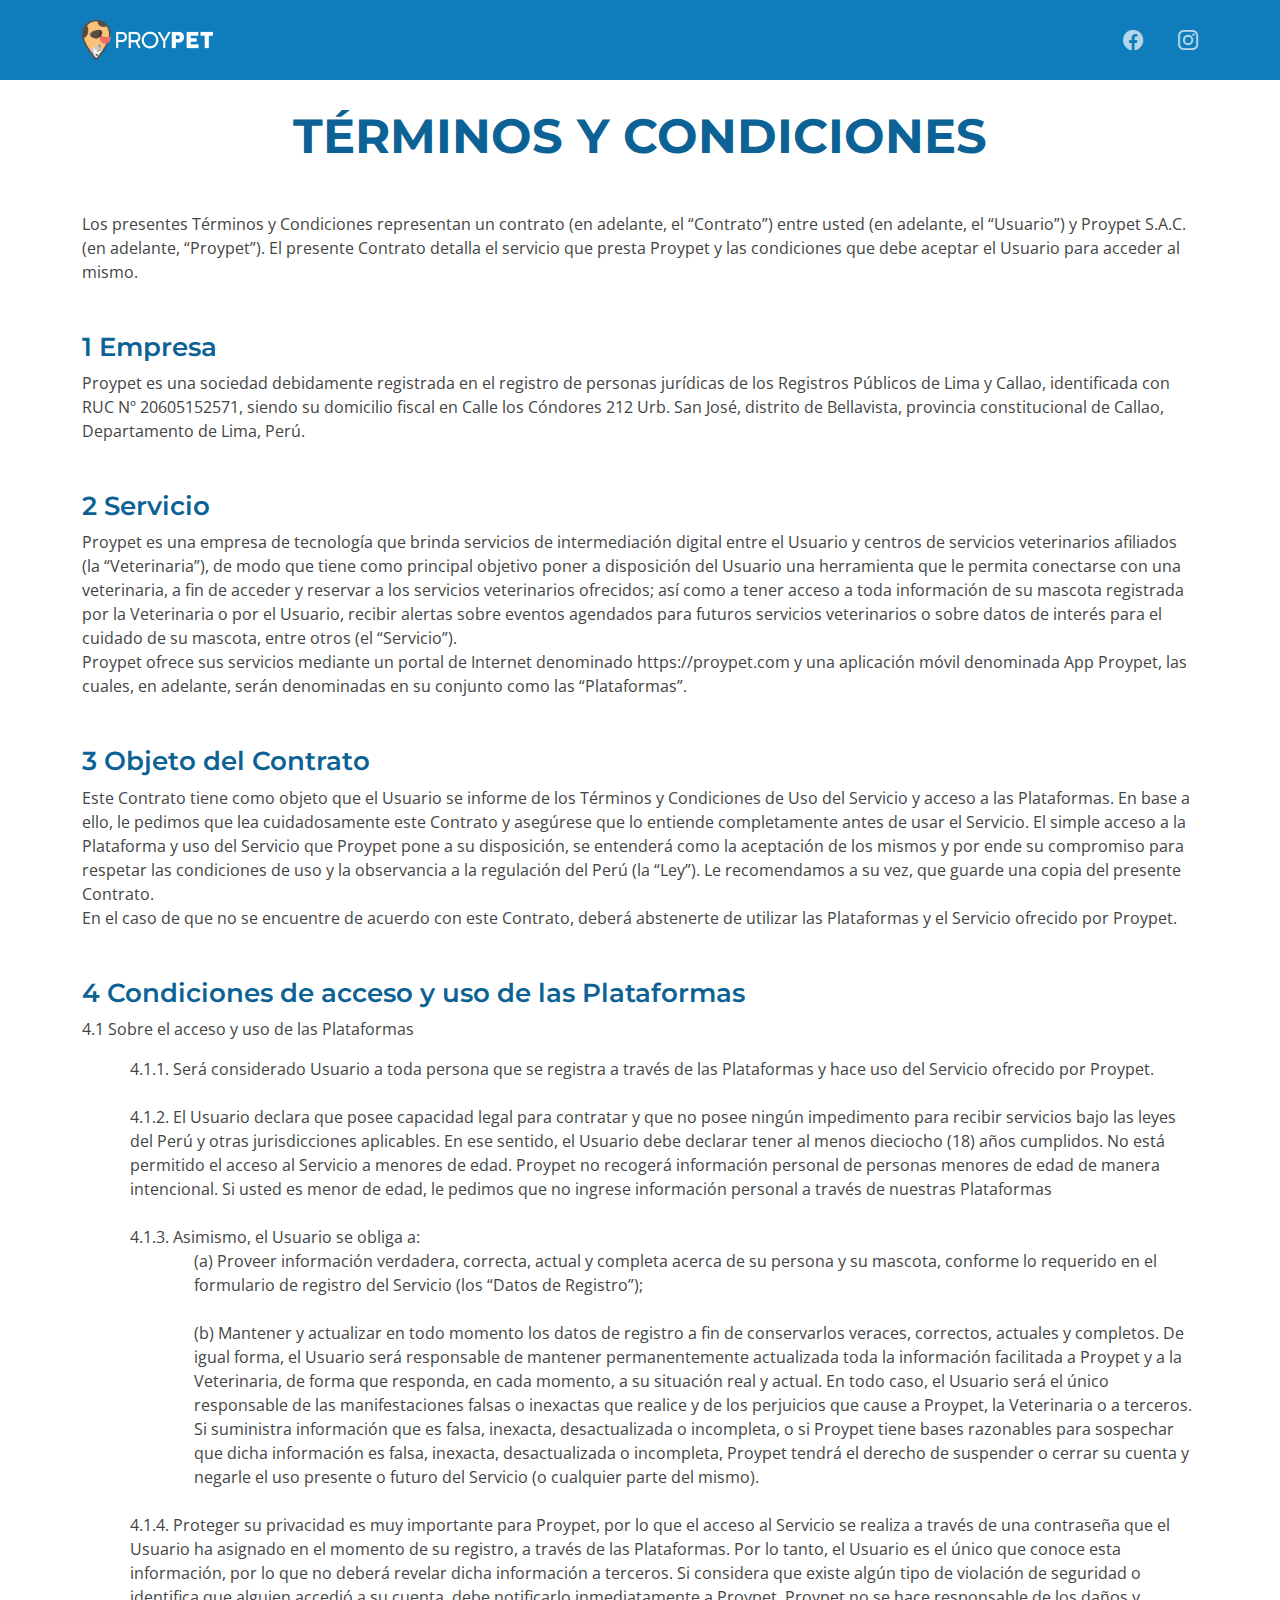
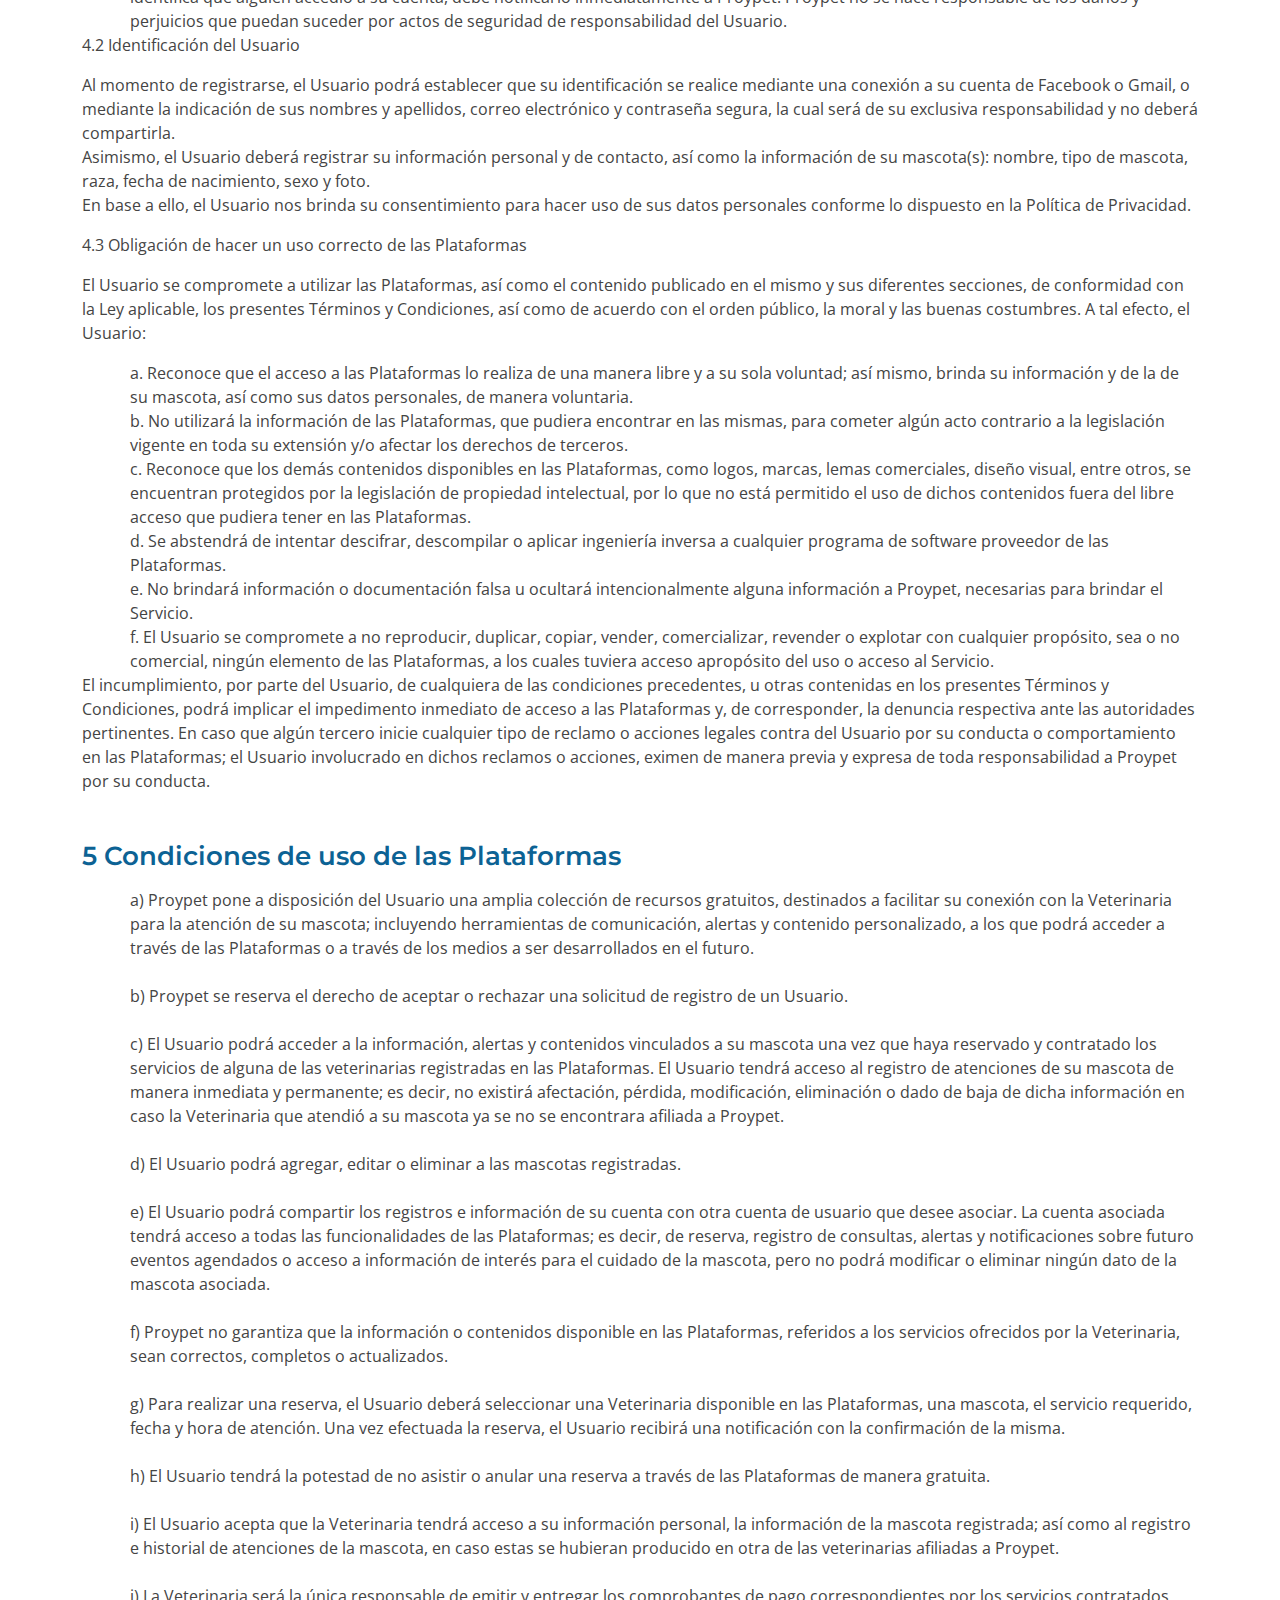
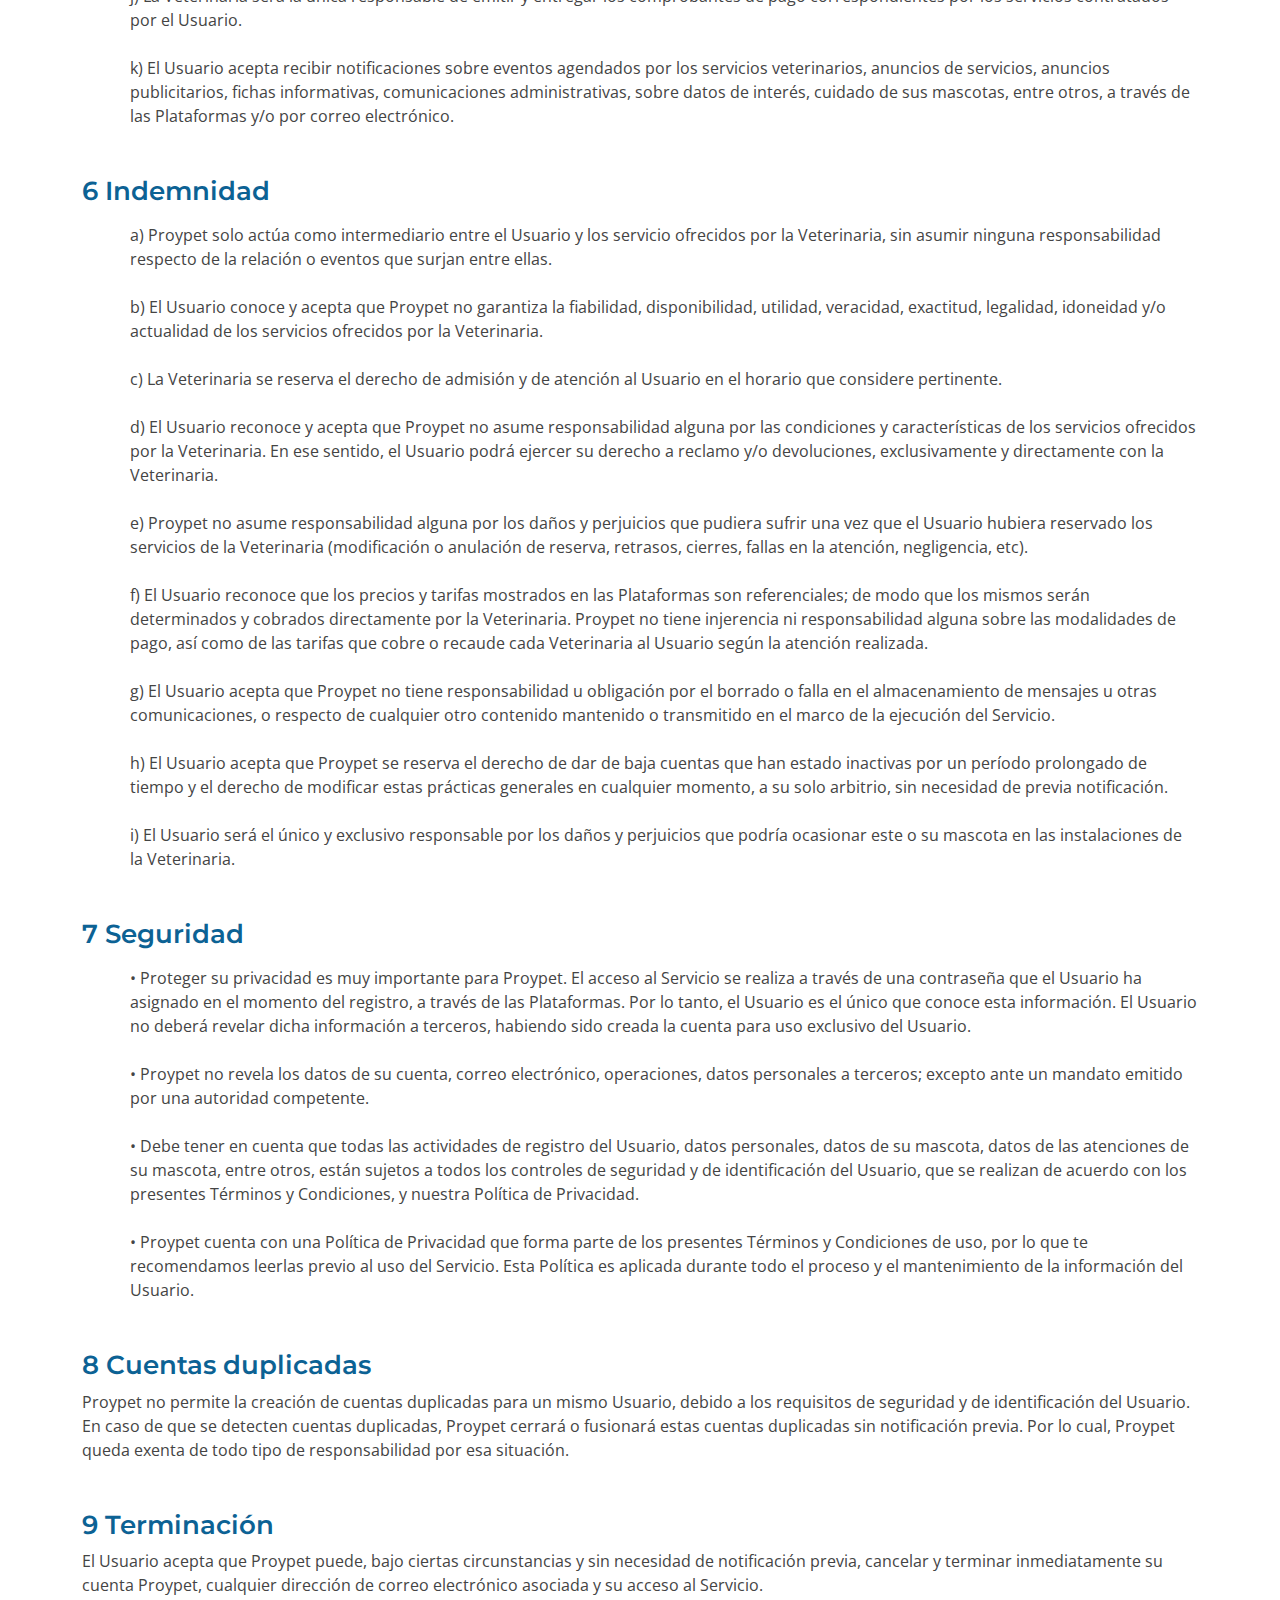
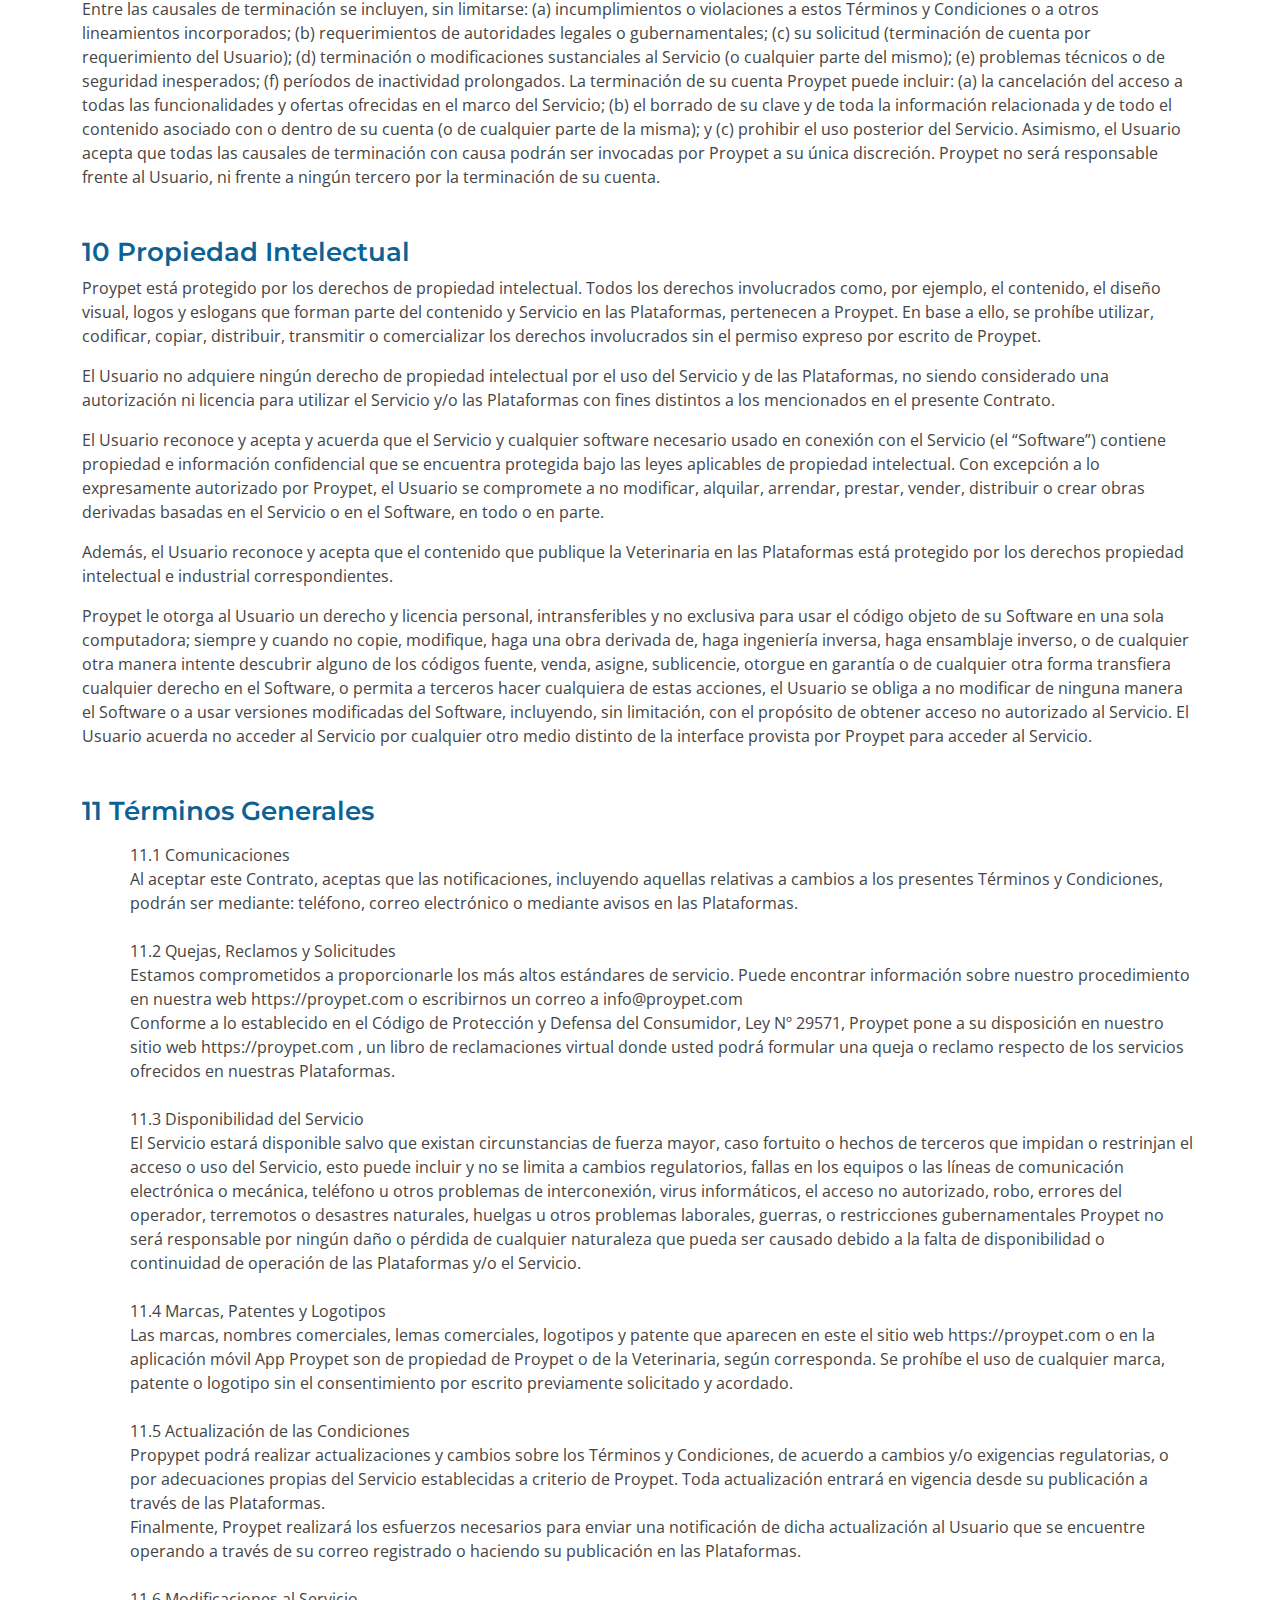
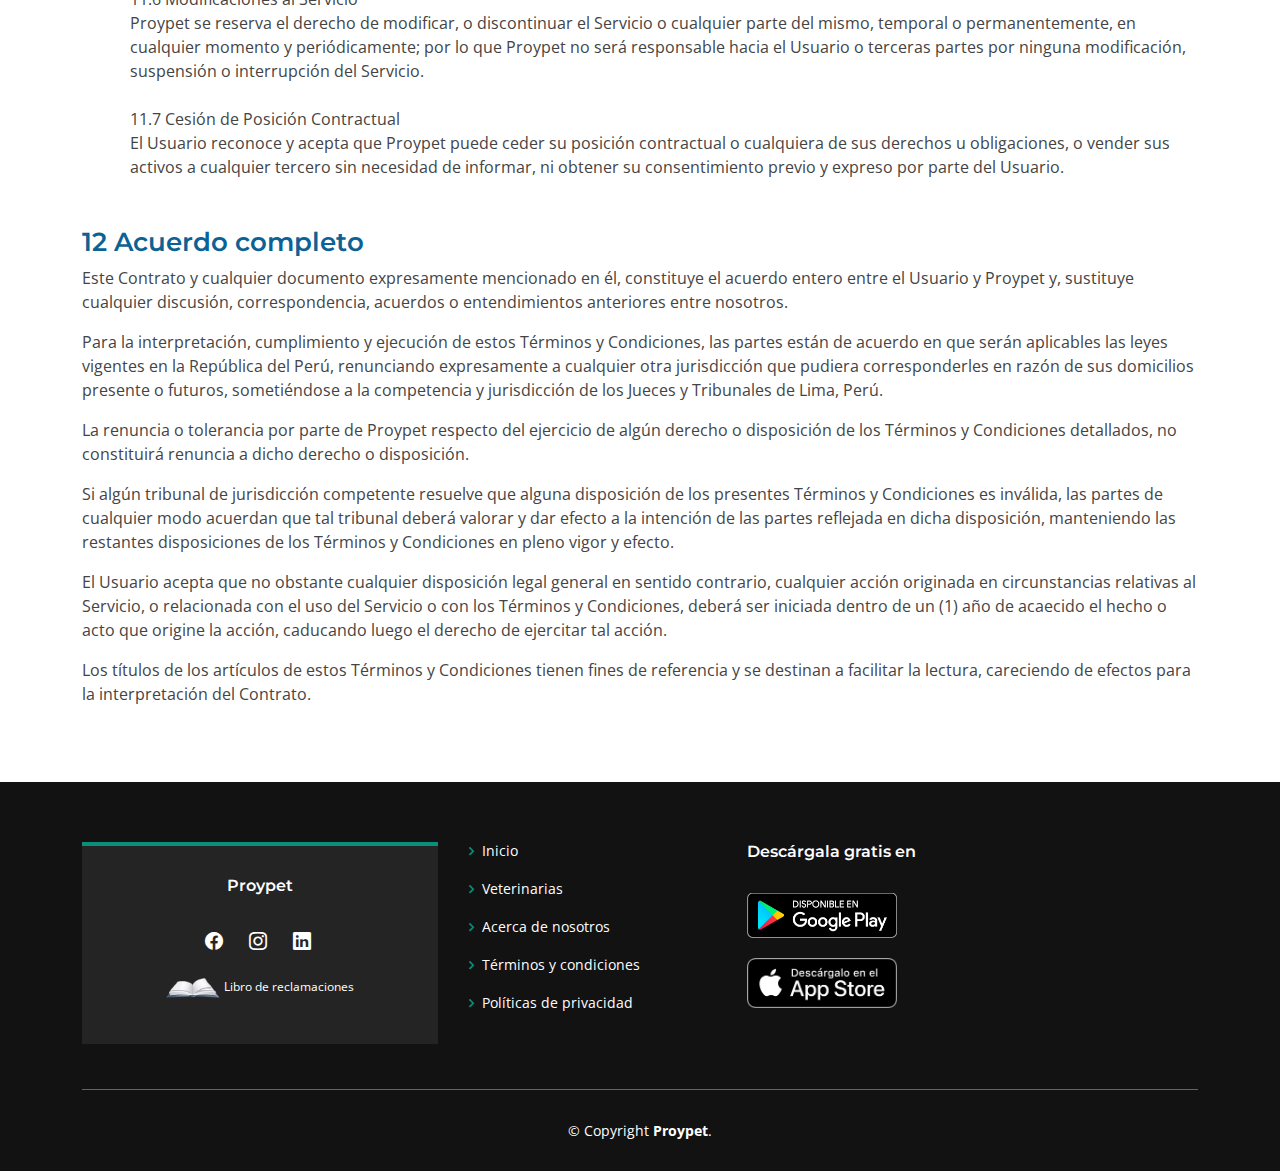
<file: terms.html>
<!DOCTYPE html>
<html lang="es">

<head>
  <meta charset="utf-8">
  <meta content="width=device-width, initial-scale=1.0" name="viewport">

  <title>Proypet: Políticas de privacidad</title>
  <meta name="description" content="Disponible en PlayStore y AppStore">
  <meta name="keywords" content="veterinarias en lima, veterinaria callao, clinica veterinaria, veterinaria 24 horas, reservar veterinaria,">
  <meta name="copyright" content="PROYPET">

  <link href="assets/img/favicon.png" rel="icon">

  <link href="https://fonts.googleapis.com/css?family=Open+Sans:300,300i,400,400i,600,600i,700,700i|Montserrat:300,300i,400,400i,500,500i,600,600i,700,700i|Poppins:300,300i,400,400i,500,500i,600,600i,700,700i" rel="stylesheet">

  <link href="assets/vendor/aos/aos.css" rel="stylesheet">
  <link href="assets/vendor/bootstrap/css/bootstrap.min.css" rel="stylesheet">
  <link href="assets/vendor/bootstrap-icons/bootstrap-icons.css" rel="stylesheet">
  <link href="assets/vendor/boxicons/css/boxicons.min.css" rel="stylesheet">
  <link href="assets/vendor/glightbox/css/glightbox.min.css" rel="stylesheet">
  <link href="assets/vendor/remixicon/remixicon.css" rel="stylesheet">
  <link href="assets/vendor/swiper/swiper-bundle.min.css" rel="stylesheet">

  <link href="assets/css/style.css" rel="stylesheet">

</head>

<body>

  <header id="header" class="fixed-top d-flex align-items-center ">
    <div class="container d-flex align-items-center justify-content-between">

      <div class="logo">
        <a href="index.html"><img src="assets/img/logo-white.png" alt="" class="img-fluid"></a>
      </div>

      <nav id="navbar" class="navbar">
        <ul>
          <li>
            <a href="https://facebook.com/Proypet" target="_blank" class="facebook">
              <i class="bi bi-facebook"></i>
            </a>
          </li>
          <li>
            <a href="https://instagram.com/Proypetapp" target="_blank" class="instagram">
              <i class="bi bi-instagram"></i>
            </a>
          </li>
        </ul>
        <i class="bi bi-list mobile-nav-toggle"></i>
      </nav>

    </div>
  </header>

  <main class="mt-5 mb-3 section-bg-w">
    
    <section class="details">
      <div class="container">

        <div class="row content">
            <div class="col-12">
                <h1 class="title">TÉRMINOS Y CONDICIONES</h1>
                <p class="mt-5">
                    Los presentes Términos y Condiciones representan un contrato (en adelante, el “Contrato”) entre usted (en adelante, el “Usuario”) y Proypet S.A.C. (en adelante, “Proypet”). El presente Contrato detalla el servicio que presta Proypet y las condiciones que debe aceptar el Usuario para acceder al mismo.
                </p>
                <div class="mt-5">
                    <h3>
                        1 Empresa
                    </h3>
                    <p>
                        Proypet es una sociedad debidamente registrada en el registro de personas jurídicas de los Registros Públicos de Lima y Callao, identificada con RUC Nº 20605152571, siendo su domicilio fiscal en Calle los Cóndores 212 Urb. San José, distrito de Bellavista, provincia constitucional de Callao, Departamento de Lima, Perú.
                    </p>
                </div>
                <div class="mt-5">
                    <h3>
                        2 Servicio
                    </h3>
                    <p>
                        Proypet es una empresa de tecnología que brinda servicios de intermediación digital entre el Usuario y centros de servicios veterinarios afiliados (la “Veterinaria”), de modo que tiene como principal objetivo poner a disposición del Usuario una herramienta que le permita conectarse con una veterinaria, a fin de acceder y reservar a los servicios veterinarios ofrecidos; así como a tener acceso a toda información de su mascota registrada por la Veterinaria o por el Usuario, recibir alertas sobre eventos agendados para futuros servicios veterinarios o sobre datos de interés para el cuidado de su mascota, entre otros (el “Servicio”).
                        <br>Proypet ofrece sus servicios mediante un portal de Internet denominado https://proypet.com y una aplicación móvil denominada App Proypet, las cuales, en adelante, serán denominadas en su conjunto como las “Plataformas”.
                    </p>
                </div>
                <div class="mt-5">
                    <h3>
                        3 Objeto del Contrato
                    </h3>
                    <p>
                        Este Contrato tiene como objeto que el Usuario se informe de los Términos y Condiciones de Uso del Servicio y acceso a las Plataformas. En base a ello, le pedimos que lea cuidadosamente este Contrato y asegúrese que lo entiende completamente antes de usar el Servicio. El simple acceso a la Plataforma y uso del Servicio que Proypet pone a su disposición, se entenderá como la aceptación de los mismos y por ende su compromiso para respetar las condiciones de uso y la observancia a la regulación del Perú (la “Ley”). Le recomendamos a su vez, que guarde una copia del presente Contrato.
                        <br>En el caso de que no se encuentre de acuerdo con este Contrato, deberá abstenerte de utilizar las Plataformas y el Servicio ofrecido por Proypet.
                    </p>
                </div>
                <div class="mt-5">
                    <h3>
                        4 Condiciones de acceso y uso de las Plataformas
                    </h3>
                    <p>
                        4.1 Sobre el acceso y uso de las Plataformas
                    </p>
                    <div class="ms-5">
                        4.1.1. Será considerado Usuario a toda persona que se registra a través de las Plataformas y
                        hace uso del Servicio ofrecido por Proypet.
                        <br><br>
                        4.1.2. El Usuario declara que posee capacidad legal para contratar y que no posee ningún
                        impedimento para recibir servicios bajo las leyes del Perú y otras jurisdicciones
                        aplicables. En ese sentido, el Usuario debe declarar tener al menos dieciocho (18) años
                        cumplidos. No está permitido el acceso al Servicio a menores de edad. Proypet no recogerá
                        información personal de personas menores de edad de manera intencional. Si usted es menor de
                        edad, le pedimos que no ingrese información personal a través de nuestras Plataformas
                        <br><br>
                        4.1.3. Asimismo, el Usuario se obliga a:
                        <br>
                        <div class="ms-5 ps-3">
                            (a) Proveer información verdadera, correcta, actual y completa acerca de su persona y su
                            mascota, conforme lo requerido en el formulario de registro del Servicio (los “Datos de
                            Registro”);
                            <br><br>
                            (b) Mantener y actualizar en todo momento los datos de registro a fin de conservarlos
                            veraces, correctos, actuales y completos. De igual forma, el Usuario será responsable de
                            mantener permanentemente actualizada toda la información facilitada a Proypet y a la
                            Veterinaria, de forma que responda, en cada momento, a su situación real y actual. En
                            todo caso, el Usuario será el único responsable de las manifestaciones falsas o
                            inexactas que realice y de los perjuicios que cause a Proypet, la Veterinaria o a
                            terceros. Si suministra información que es falsa, inexacta, desactualizada o incompleta,
                            o si Proypet tiene bases razonables para sospechar que dicha información es falsa,
                            inexacta, desactualizada o incompleta, Proypet tendrá el derecho de suspender o cerrar
                            su cuenta y negarle el uso presente o futuro del Servicio (o cualquier parte del mismo).
                        </div>
                        <br>
                        4.1.4. Proteger su privacidad es muy importante para Proypet, por lo que el acceso al
                        Servicio se realiza a través de una contraseña que el Usuario ha asignado en el momento de
                        su registro, a través de las Plataformas. Por lo tanto, el Usuario es el único que conoce
                        esta información, por lo que no deberá revelar dicha información a terceros. Si considera
                        que existe algún tipo de violación de seguridad o identifica que alguien accedió a su
                        cuenta, debe notificarlo inmediatamente a Proypet. Proypet no se hace responsable de los
                        daños y perjuicios que puedan suceder por actos de seguridad de responsabilidad del Usuario.
                    </div>
                    <p>
                        4.2 Identificación del Usuario
                    </p>
                    <p>
                        Al momento de registrarse, el Usuario podrá establecer que su identificación se realice mediante una conexión a su cuenta de Facebook o Gmail, o mediante la indicación de sus nombres y apellidos, correo electrónico y contraseña segura, la cual será de su exclusiva responsabilidad y no deberá compartirla.
                        <br>Asimismo, el Usuario deberá registrar su información personal y de contacto, así como la información de su mascota(s): nombre, tipo de mascota, raza, fecha de nacimiento, sexo y foto.
                        <br>En base a ello, el Usuario nos brinda su consentimiento para hacer uso de sus datos personales conforme lo dispuesto en la Política de Privacidad.
                    </p>
                    <p>
                        4.3 Obligación de hacer un uso correcto de las Plataformas
                    </p>
                    <p>
                        El Usuario se compromete a utilizar las Plataformas, así como el contenido publicado en el mismo y sus diferentes secciones, de conformidad con la Ley aplicable, los presentes Términos y Condiciones, así como de acuerdo con el orden público, la moral y las buenas costumbres. A tal efecto, el Usuario:
                    </p>
                    <div class="ms-5">
                        a. Reconoce que el acceso a las Plataformas lo realiza de una manera libre y a su sola
                        voluntad; así mismo, brinda su información y de la de su mascota, así como sus datos
                        personales, de manera voluntaria.
                        <br>
                        b. No utilizará la información de las Plataformas, que pudiera encontrar en las mismas, para
                        cometer algún acto contrario a la legislación vigente en toda su extensión y/o afectar los
                        derechos de terceros.
                        <br>
                        c. Reconoce que los demás contenidos disponibles en las Plataformas, como logos, marcas,
                        lemas comerciales, diseño visual, entre otros, se encuentran protegidos por la legislación
                        de propiedad intelectual, por lo que no está permitido el uso de dichos contenidos fuera del
                        libre acceso que pudiera tener en las Plataformas.
                        <br>
                        d. Se abstendrá de intentar descifrar, descompilar o aplicar ingeniería inversa a cualquier
                        programa de software proveedor de las Plataformas.
                        <br>
                        e. No brindará información o documentación falsa u ocultará intencionalmente alguna
                        información a Proypet, necesarias para brindar el Servicio.
                        <br>
                        f. El Usuario se compromete a no reproducir, duplicar, copiar, vender, comercializar,
                        revender o explotar con cualquier propósito, sea o no comercial, ningún elemento de las
                        Plataformas, a los cuales tuviera acceso apropósito del uso o acceso al Servicio.
                    </div>
                    <p>
                        El incumplimiento, por parte del Usuario, de cualquiera de las condiciones precedentes, u otras contenidas en los presentes Términos y Condiciones, podrá implicar el impedimento inmediato de acceso a las Plataformas y, de corresponder, la denuncia respectiva ante las autoridades pertinentes. En caso que algún tercero inicie cualquier tipo de reclamo o acciones legales contra del Usuario por su conducta o comportamiento en las Plataformas; el Usuario involucrado en dichos reclamos o acciones, eximen de manera previa y expresa de toda responsabilidad a Proypet por su conducta.
                    </p>
                </div>
                <div class="mt-5">
                    <h3>
                        5 Condiciones de uso de las Plataformas
                    </h3>
                    <p>
                        <div class="ms-5">
                            a) Proypet pone a disposición del Usuario una amplia colección de recursos gratuitos, destinados
                            a facilitar su conexión con la Veterinaria para la atención de su mascota; incluyendo
                            herramientas de comunicación, alertas y contenido personalizado, a los que podrá acceder a
                            través de las Plataformas o a través de los medios a ser desarrollados en el futuro.
                            <br><br>
                            b) Proypet se reserva el derecho de aceptar o rechazar una solicitud de registro de un Usuario.
                            <br><br>
                            c) El Usuario podrá acceder a la información, alertas y contenidos vinculados a su mascota una
                            vez que haya reservado y contratado los servicios de alguna de las veterinarias registradas en
                            las Plataformas. El Usuario tendrá acceso al registro de atenciones de su mascota de manera
                            inmediata y permanente; es decir, no existirá afectación, pérdida, modificación, eliminación o
                            dado de baja de dicha información en caso la Veterinaria que atendió a su mascota ya se no se
                            encontrara afiliada a Proypet.
                            <br><br>
                            d) El Usuario podrá agregar, editar o eliminar a las mascotas registradas.
                            <br><br>
                            e) El Usuario podrá compartir los registros e información de su cuenta con otra cuenta de
                            usuario que desee asociar. La cuenta asociada tendrá acceso a todas las funcionalidades de las
                            Plataformas; es decir, de reserva, registro de consultas, alertas y notificaciones sobre futuro
                            eventos agendados o acceso a información de interés para el cuidado de la mascota, pero no podrá
                            modificar o eliminar ningún dato de la mascota asociada.
                            <br><br>
                            f) Proypet no garantiza que la información o contenidos disponible en las Plataformas, referidos
                            a los servicios ofrecidos por la Veterinaria, sean correctos, completos o actualizados.
                            <br><br>
                            g) Para realizar una reserva, el Usuario deberá seleccionar una Veterinaria disponible en las
                            Plataformas, una mascota, el servicio requerido, fecha y hora de atención. Una vez efectuada la
                            reserva, el Usuario recibirá una notificación con la confirmación de la misma.
                            <br><br>
                            h) El Usuario tendrá la potestad de no asistir o anular una reserva a través de las Plataformas
                            de manera gratuita.
                            <br><br>
                            i) El Usuario acepta que la Veterinaria tendrá acceso a su información personal, la información
                            de la mascota registrada; así como al registro e historial de atenciones de la mascota, en caso
                            estas se hubieran producido en otra de las veterinarias afiliadas a Proypet.
                            <br><br>
                            j) La Veterinaria será la única responsable de emitir y entregar los comprobantes de pago
                            correspondientes por los servicios contratados por el Usuario.
                            <br><br>
                            k) El Usuario acepta recibir notificaciones sobre eventos agendados por los servicios
                            veterinarios, anuncios de servicios, anuncios publicitarios, fichas informativas, comunicaciones
                            administrativas, sobre datos de interés, cuidado de sus mascotas, entre otros, a través de las
                            Plataformas y/o por correo electrónico.
                        </div>
                    </p>
                </div>
                <div class="mt-5">
                    <h3>
                        6 Indemnidad
                    </h3>
                    <p>
                        <div class="ms-5">
                            a) Proypet solo actúa como intermediario entre el Usuario y los servicio ofrecidos por la
                            Veterinaria, sin asumir ninguna responsabilidad respecto de la relación o eventos que surjan
                            entre ellas.
                            <br><br>
                            b) El Usuario conoce y acepta que Proypet no garantiza la fiabilidad, disponibilidad, utilidad,
                            veracidad, exactitud, legalidad, idoneidad y/o actualidad de los servicios ofrecidos por la
                            Veterinaria.
                            <br><br>
                            c) La Veterinaria se reserva el derecho de admisión y de atención al Usuario en el horario que
                            considere pertinente.
                            <br><br>
                            d) El Usuario reconoce y acepta que Proypet no asume responsabilidad alguna por las condiciones
                            y características de los servicios ofrecidos por la Veterinaria. En ese sentido, el Usuario
                            podrá ejercer su derecho a reclamo y/o devoluciones, exclusivamente y directamente con la
                            Veterinaria.
                            <br><br>
                            e) Proypet no asume responsabilidad alguna por los daños y perjuicios que pudiera sufrir una vez
                            que el Usuario hubiera reservado los servicios de la Veterinaria (modificación o anulación de
                            reserva, retrasos, cierres, fallas en la atención, negligencia, etc).
                            <br><br>
                            f) El Usuario reconoce que los precios y tarifas mostrados en las Plataformas son referenciales;
                            de modo que los mismos serán determinados y cobrados directamente por la Veterinaria. Proypet no
                            tiene injerencia ni responsabilidad alguna sobre las modalidades de pago, así como de las
                            tarifas que cobre o recaude cada Veterinaria al Usuario según la atención realizada.
                            <br><br>
                            g) El Usuario acepta que Proypet no tiene responsabilidad u obligación por el borrado o falla en
                            el almacenamiento de mensajes u otras comunicaciones, o respecto de cualquier otro contenido
                            mantenido o transmitido en el marco de la ejecución del Servicio.
                            <br><br>
                            h) El Usuario acepta que Proypet se reserva el derecho de dar de baja cuentas que han estado
                            inactivas por un período prolongado de tiempo y el derecho de modificar estas prácticas
                            generales en cualquier momento, a su solo arbitrio, sin necesidad de previa notificación.
                            <br><br>
                            i) El Usuario será el único y exclusivo responsable por los daños y perjuicios que podría
                            ocasionar este o su mascota en las instalaciones de la Veterinaria.
                        </div>
                    </p>
                </div>
                <div class="mt-5">
                    <h3>
                        7 Seguridad
                    </h3>
                    <p>
                        <div class="ms-5">
                            • Proteger su privacidad es muy importante para Proypet. El acceso al Servicio se realiza a
                            través de una contraseña que el Usuario ha asignado en el momento del registro, a través de las
                            Plataformas. Por lo tanto, el Usuario es el único que conoce esta información. El Usuario no
                            deberá revelar dicha información a terceros, habiendo sido creada la cuenta para uso exclusivo
                            del Usuario.
                            <br><br>
                            • Proypet no revela los datos de su cuenta, correo electrónico, operaciones, datos personales a
                            terceros; excepto ante un mandato emitido por una autoridad competente.
                            <br><br>
                            • Debe tener en cuenta que todas las actividades de registro del Usuario, datos personales,
                            datos de su mascota, datos de las atenciones de su mascota, entre otros, están sujetos a todos
                            los controles de seguridad y de identificación del Usuario, que se realizan de acuerdo con los
                            presentes Términos y Condiciones, y nuestra Política de Privacidad.
                            <br><br>
                            • Proypet cuenta con una Política de Privacidad que forma parte de los presentes Términos y
                            Condiciones de uso, por lo que te recomendamos leerlas previo al uso del Servicio. Esta Política
                            es aplicada durante todo el proceso y el mantenimiento de la información del Usuario.
                        </div>
                    </p>
                </div>
                <div class="mt-5">
                    <h3>
                        8 Cuentas duplicadas
                    </h3>
                    <p>
                        Proypet no permite la creación de cuentas duplicadas para un mismo Usuario, debido a los requisitos de seguridad y de identificación del Usuario. En caso de que se detecten cuentas duplicadas, Proypet cerrará o fusionará estas cuentas duplicadas sin notificación previa. Por lo cual, Proypet queda exenta de todo tipo de responsabilidad por esa situación.
                    </p>
                </div>
                <div class="mt-5">
                    <h3>
                        9 Terminación
                    </h3>
                    <p>
                        El Usuario acepta que Proypet puede, bajo ciertas circunstancias y sin necesidad de notificación
                        previa, cancelar y terminar inmediatamente su cuenta Proypet, cualquier dirección de correo
                        electrónico asociada y su acceso al Servicio.
                        <br>
                        Entre las causales de terminación se incluyen, sin limitarse: (a) incumplimientos o violaciones
                        a estos Términos y Condiciones o a otros lineamientos incorporados; (b) requerimientos de
                        autoridades legales o gubernamentales; (c) su solicitud (terminación de cuenta por requerimiento
                        del Usuario); (d) terminación o modificaciones sustanciales al Servicio (o cualquier parte del
                        mismo); (e) problemas técnicos o de seguridad inesperados; (f) períodos de inactividad
                        prolongados.
                        La terminación de su cuenta Proypet puede incluir: (a) la cancelación del acceso a todas las
                        funcionalidades y ofertas ofrecidas en el marco del Servicio; (b) el borrado de su clave y de
                        toda la información relacionada y de todo el contenido asociado con o dentro de su cuenta (o de
                        cualquier parte de la misma); y (c) prohibir el uso posterior del Servicio.
                        Asimismo, el Usuario acepta que todas las causales de terminación con causa podrán ser invocadas
                        por Proypet a su única discreción. Proypet no será responsable frente al Usuario, ni frente a
                        ningún tercero por la terminación de su cuenta.
                    </p>
                </div>
                <div class="mt-5">
                    <h3>
                        10 Propiedad Intelectual
                    </h3>
                    <p>
                        Proypet está protegido por los derechos de propiedad intelectual. Todos los derechos involucrados como, por ejemplo, el contenido, el diseño visual, logos y eslogans que forman parte del contenido y Servicio en las Plataformas, pertenecen a Proypet. En base a ello, se prohíbe utilizar, codificar, copiar, distribuir, transmitir o comercializar los derechos involucrados sin el permiso expreso por escrito de Proypet.
                    </p>
                    <p>
                        El Usuario no adquiere ningún derecho de propiedad intelectual por el uso del Servicio y de las Plataformas, no siendo considerado una autorización ni licencia para utilizar el Servicio y/o las Plataformas con fines distintos a los mencionados en el presente Contrato.
                    </p>
                    <p>
                        El Usuario reconoce y acepta y acuerda que el Servicio y cualquier software necesario usado en conexión con el Servicio (el “Software”) contiene propiedad e información confidencial que se encuentra protegida bajo las leyes aplicables de propiedad intelectual. Con excepción a lo expresamente autorizado por Proypet, el Usuario se compromete a no modificar, alquilar, arrendar, prestar, vender, distribuir o crear obras derivadas basadas en el Servicio o en el Software, en todo o en parte.
                    </p>
                    <p>
                        Además, el Usuario reconoce y acepta que el contenido que publique la Veterinaria en las Plataformas está protegido por los derechos propiedad intelectual e industrial correspondientes.
                    </p>
                    <p>
                        Proypet le otorga al Usuario un derecho y licencia personal, intransferibles y no exclusiva para usar el código objeto de su Software en una sola computadora; siempre y cuando no copie, modifique, haga una obra derivada de, haga ingeniería inversa, haga ensamblaje inverso, o de cualquier otra manera intente descubrir alguno de los códigos fuente, venda, asigne, sublicencie, otorgue en garantía o de cualquier otra forma transfiera cualquier derecho en el Software, o permita a terceros hacer cualquiera de estas acciones, el Usuario se obliga a no modificar de ninguna manera el Software o a usar versiones modificadas del Software, incluyendo, sin limitación, con el propósito de obtener acceso no autorizado al Servicio. El Usuario acuerda no acceder al Servicio por cualquier otro medio distinto de la interface provista por Proypet para acceder al Servicio.
                    </p>
                </div>
                <div class="mt-5">
                    <h3>
                        11 Términos Generales
                    </h3>
                    <p>
                        <div class="ms-5">
                            11.1 Comunicaciones<br>
                            Al aceptar este Contrato, aceptas que las notificaciones, incluyendo aquellas relativas a
                            cambios a los presentes Términos y Condiciones, podrán ser mediante: teléfono, correo
                            electrónico o mediante avisos en las Plataformas.
                            <br><br>
                            11.2 Quejas, Reclamos y Solicitudes<br>
                            Estamos comprometidos a proporcionarle los más altos estándares de servicio. Puede encontrar
                            información sobre nuestro procedimiento en nuestra web&nbsp;https://proypet.com&nbsp;o escribirnos un
                            correo a&nbsp;info@proypet.com
                            <br>
                            Conforme a lo establecido en el Código de Protección y Defensa del Consumidor, Ley Nº 29571,
                            Proypet pone a su disposición en nuestro sitio web https://proypet.com&nbsp;, un libro de
                            reclamaciones virtual donde usted podrá formular una queja o reclamo respecto de los servicios
                            ofrecidos en nuestras Plataformas.
                            <br><br>
                            11.3 Disponibilidad del Servicio<br>
                            El Servicio estará disponible salvo que existan circunstancias de fuerza mayor, caso fortuito o
                            hechos de terceros que impidan o restrinjan el acceso o uso del Servicio, esto puede incluir y
                            no se limita a cambios regulatorios, fallas en los equipos o las líneas de comunicación
                            electrónica o mecánica, teléfono u otros problemas de interconexión, virus informáticos, el
                            acceso no autorizado, robo, errores del operador, terremotos o desastres naturales, huelgas u
                            otros problemas laborales, guerras, o restricciones gubernamentales
                            Proypet no será responsable por ningún daño o pérdida de cualquier naturaleza que pueda ser
                            causado debido a la falta de disponibilidad o continuidad de operación de las Plataformas y/o el
                            Servicio.
                            <br><br>
                            11.4 Marcas, Patentes y Logotipos<br>
                            Las marcas, nombres comerciales, lemas comerciales, logotipos y patente que aparecen en este el
                            sitio web https://proypet.com o en la aplicación móvil App Proypet son de propiedad de Proypet o
                            de la Veterinaria, según corresponda. Se prohíbe el uso de cualquier marca, patente o logotipo
                            sin el consentimiento por escrito previamente solicitado y acordado.
                            <br><br>
                            11.5 Actualización de las Condiciones<br>
                            Propypet podrá realizar actualizaciones y cambios sobre los Términos y Condiciones, de acuerdo a
                            cambios y/o exigencias regulatorias, o por adecuaciones propias del Servicio establecidas a
                            criterio de Proypet. Toda actualización entrará en vigencia desde su publicación a través de las
                            Plataformas.
                            <br>
                            Finalmente, Proypet realizará los esfuerzos necesarios para enviar una notificación de dicha
                            actualización al Usuario que se encuentre operando a través de su correo registrado o haciendo
                            su publicación en las Plataformas.
                            <br><br>
                            11.6 Modificaciones al Servicio<br>
                            Proypet se reserva el derecho de modificar, o discontinuar el Servicio o cualquier parte del
                            mismo, temporal o permanentemente, en cualquier momento y periódicamente; por lo que Proypet no
                            será responsable hacia el Usuario o terceras partes por ninguna modificación, suspensión o
                            interrupción del Servicio.
                            <br><br>
                            11.7 Cesión de Posición Contractual <br>
                            El Usuario reconoce y acepta que Proypet puede ceder su posición contractual o cualquiera de sus
                            derechos u obligaciones, o vender sus activos a cualquier tercero sin necesidad de informar, ni
                            obtener su consentimiento previo y expreso por parte del Usuario.
                        </div>
                    </p>
                </div>
                <div class="mt-5">
                    <h3>
                        12 Acuerdo completo
                    </h3>
                    <p>
                        Este Contrato y cualquier documento expresamente mencionado en él, constituye el acuerdo entero entre el Usuario y Proypet y, sustituye cualquier discusión, correspondencia, acuerdos o entendimientos anteriores entre nosotros.
                    </p>
                    <p>
                        Para la interpretación, cumplimiento y ejecución de estos Términos y Condiciones, las partes están de acuerdo en que serán aplicables las leyes vigentes en la República del Perú, renunciando expresamente a cualquier otra jurisdicción que pudiera corresponderles en razón de sus domicilios presente o futuros, sometiéndose a la competencia y jurisdicción de los Jueces y Tribunales de Lima, Perú.
                    </p>
                    <p>
                        La renuncia o tolerancia por parte de Proypet respecto del ejercicio de algún derecho o disposición de los Términos y Condiciones detallados, no constituirá renuncia a dicho derecho o disposición.
                    </p>
                    <p>
                        Si algún tribunal de jurisdicción competente resuelve que alguna disposición de los presentes Términos y Condiciones es inválida, las partes de cualquier modo acuerdan que tal tribunal deberá valorar y dar efecto a la intención de las partes reflejada en dicha disposición, manteniendo las restantes disposiciones de los Términos y Condiciones en pleno vigor y efecto.
                    </p>
                    <p>
                        El Usuario acepta que no obstante cualquier disposición legal general en sentido contrario, cualquier acción originada en circunstancias relativas al Servicio, o relacionada con el uso del Servicio o con los Términos y Condiciones, deberá ser iniciada dentro de un (1) año de acaecido el hecho o acto que origine la acción, caducando luego el derecho de ejercitar tal acción.
                    </p>
                    <p>
                        Los títulos de los artículos de estos Términos y Condiciones tienen fines de referencia y se destinan a facilitar la lectura, careciendo de efectos para la interpretación del Contrato.
                    </p>
                </div>
            </div>
      </div>
    </section>
    

  </main>
  
  <footer id="footer">
    <div class="footer-top">
      <div class="container">
        <div class="row">

          <div class="col-lg-4 col-md-6">
            <div class="footer-info">
              <h4>Proypet</h4>
              <div class="d-flex justify-content-center">
                <div class="social-links mt-2">
                  <a href="https://facebook.com/Proypet" target="_blank" class="facebook"><i class="bi bi-facebook"></i></a>
                  <a href="https://instagram.com/Proypetapp" target="_blank" class="instagram"><i class="bi bi-instagram"></i></a>
                  <a href="https://www.linkedin.com/company/proypet" target="_blank" class="linkedin"><i class="bi bi-linkedin"></i></a>
                </div>
              </div>
              <div class="text-center mt-3 pb-3">
                <a href="#" class="text-white">
                  <img src="assets/img/complaints-book.png" alt="" height="20">
                  <span class="small ml-1" style="vertical-align:middle">Libro de reclamaciones</span>
                </a>
              </div>
            </div>
          </div>

          <div class="col-lg-3 col-md-3 footer-links">
            <ul>
                <li><i class="bx bx-chevron-right"></i> <a href="index.html">Inicio</a></li>
                <li><i class="bx bx-chevron-right"></i> <a href="vet.html">Veterinarias</a></li>
                <li><i class="bx bx-chevron-right"></i> <a href="about.html">Acerca de nosotros</a></li>
                <li><i class="bx bx-chevron-right"></i> <a href="terms.html">Términos y condiciones</a></li>
                <li><i class="bx bx-chevron-right"></i> <a href="privacy.html">Políticas de privacidad</a></li>
            </ul>
          </div>

          <div class="col-lg-3 col-md-3 footer-links">
            <ul>
              <li>
                <h4 class="mb-0">Descárgala gratis en</h4>
              </li>
              <li>
                <a href="https://play.google.com/store/apps/details?id=com.proypet.user" target="_blank" class="scrollto">
                  <img src="assets/img/google-play.png" width="150" alt="">
                </a>
              </li>
              <li>
                <a href="https://apps.apple.com/pe/app/proypet/id1529231253" target="_blank" class="scrollto">
                  <img src="assets/img/app-store.png" width="150" alt="">
                </a>
              </li>
            </ul>
          </div>

        </div>
      </div>
    </div>

    <div class="container">
      <div class="copyright">
        &copy; Copyright <strong><span>Proypet</span></strong>.
      </div>
    </div>
  </footer>

  <a href="#" class="back-to-top d-flex align-items-center justify-content-center"><i class="bi bi-arrow-up-short"></i></a>
  <div id="preloader"></div>

  <!-- Vendor JS Files -->
  <script src="assets/vendor/aos/aos.js"></script>
  <script src="assets/vendor/bootstrap/js/bootstrap.bundle.min.js"></script>
  <script src="assets/vendor/glightbox/js/glightbox.min.js"></script>
  <script src="assets/vendor/php-email-form/validate.js"></script>
  <script src="assets/vendor/purecounter/purecounter.js"></script>
  <script src="assets/vendor/swiper/swiper-bundle.min.js"></script>

  <!-- Template Main JS File -->
  <script src="assets/js/main.js"></script>

</body>

</html>
</file>
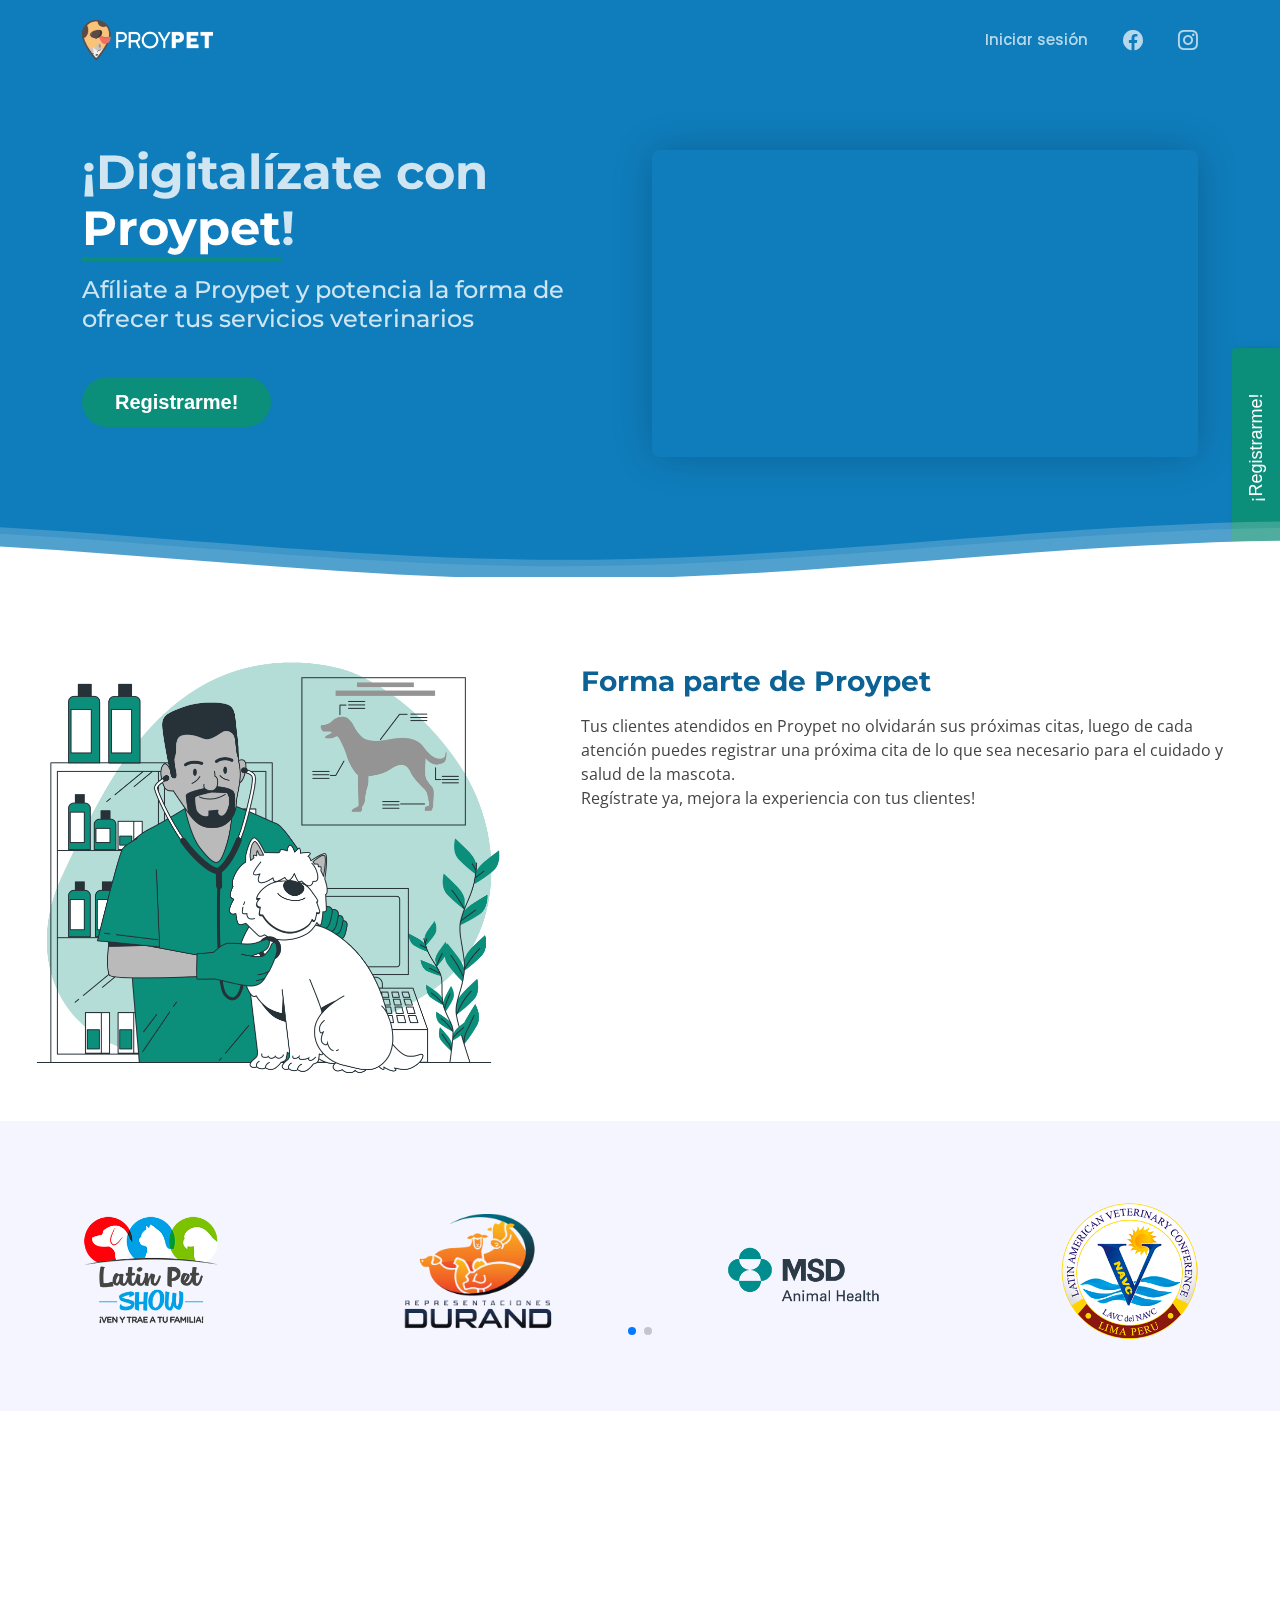
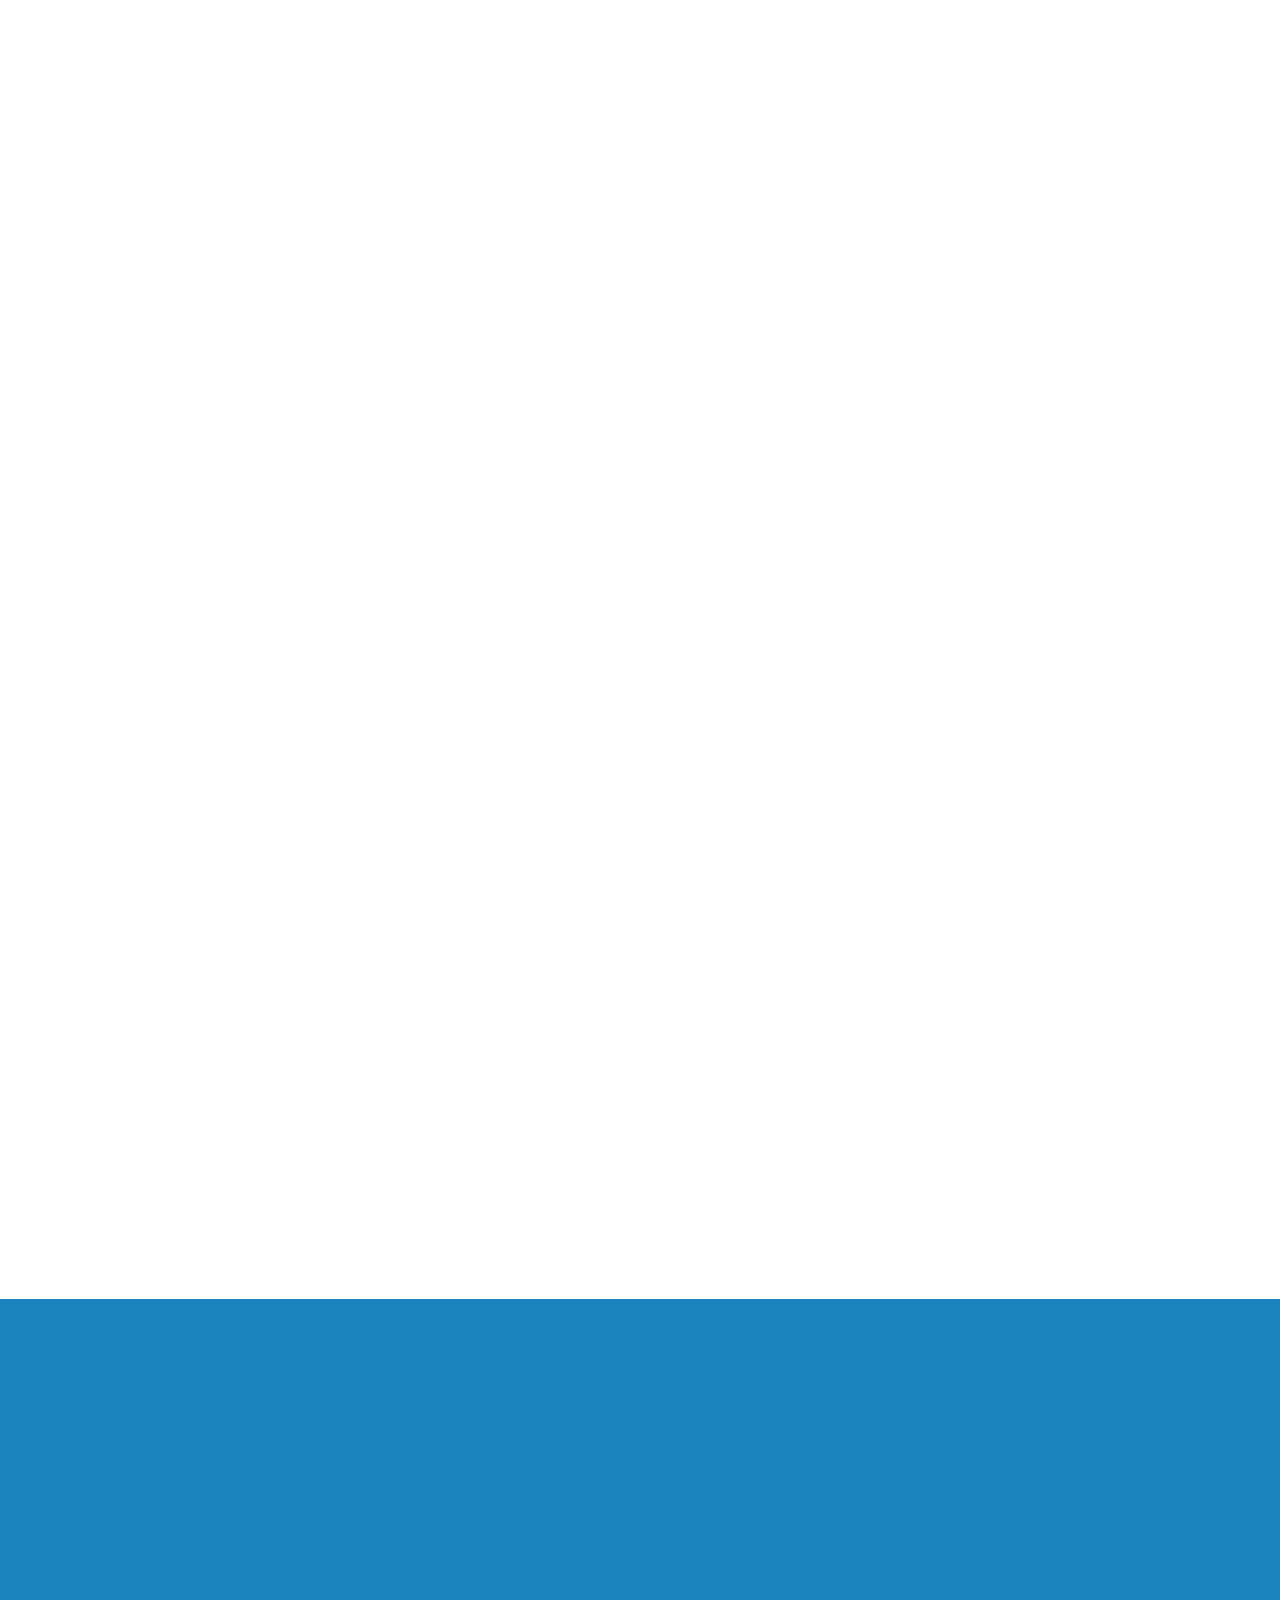
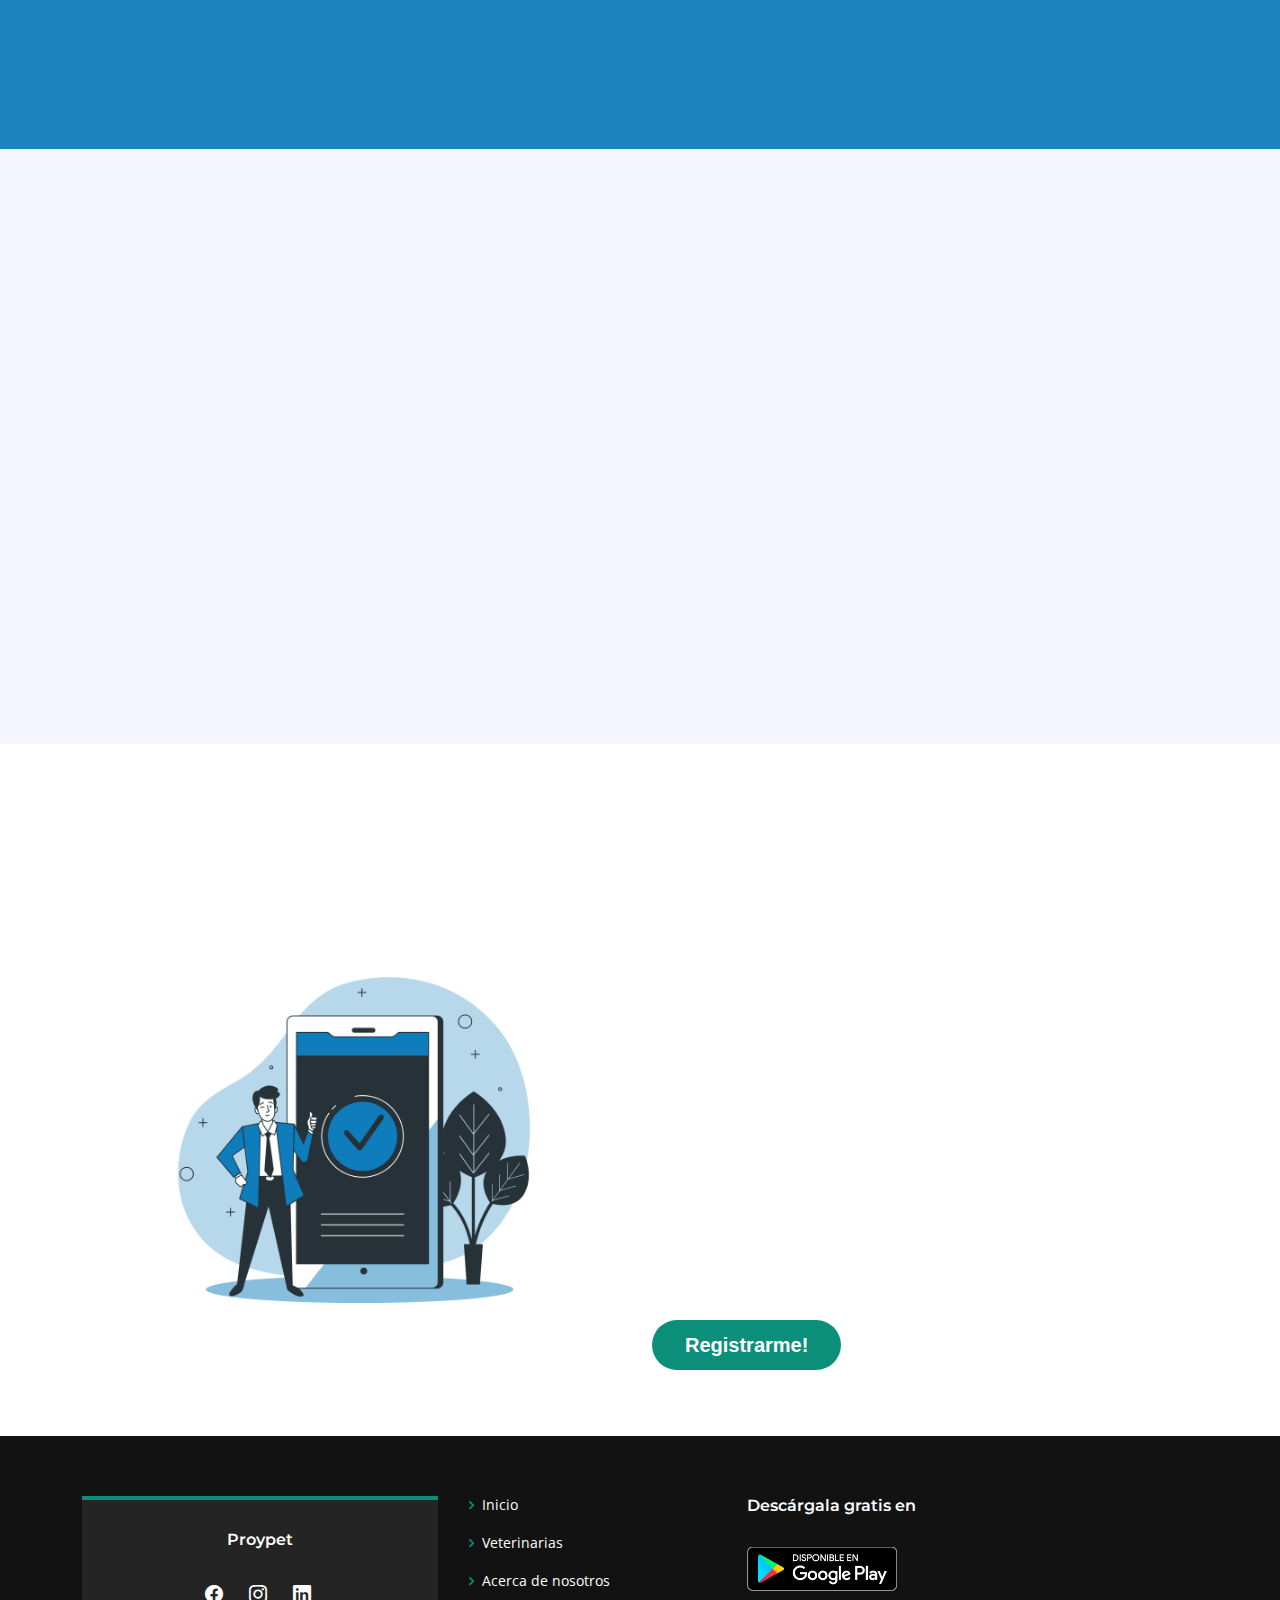
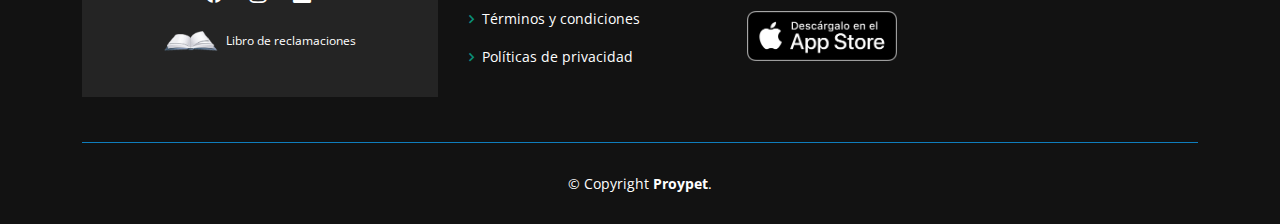
<file: vet.html>
<!DOCTYPE html>
<html lang="es">

<head>
  <meta charset="utf-8">
  <meta content="width=device-width, initial-scale=1.0" name="viewport">

  <title>Proypet: Recibe reservas las 24 horas e incrementa los ingresos de tu veterinaria</title>
  <meta name="description" content="Mejora la rotación de servicios en tu veterinaria">
  <meta name="keywords"
    content="clinica veterinaria, veterinaria 24 horas, groomer, veterinaria san miguel, veterinaria municipal">
  <meta name="copyright" content="PROYPET">

  <meta property="og:url" content="https://www.proypet.com/veterinarias">
  <meta property="og:type" content="website">
  <meta property="og:title" content="Proypet: Recibe reservas las 24 horas e incrementa los ingresos de tu veterinaria">
  <meta property="og:description" content="Mejora la rotación de servicios en tu veterinaria">

  <link href="assets/img/favicon.png" rel="icon">
  <link href="assets/img/apple-touch-icon.png" rel="apple-touch-icon">

  <link
    href="https://fonts.googleapis.com/css?family=Open+Sans:300,300i,400,400i,600,600i,700,700i|Montserrat:300,300i,400,400i,500,500i,600,600i,700,700i|Poppins:300,300i,400,400i,500,500i,600,600i,700,700i"
    rel="stylesheet">

  <link href="assets/vendor/aos/aos.css" rel="stylesheet">
  <link href="assets/vendor/bootstrap/css/bootstrap.min.css" rel="stylesheet">
  <link href="assets/vendor/bootstrap-icons/bootstrap-icons.css" rel="stylesheet">
  <link href="assets/vendor/boxicons/css/boxicons.min.css" rel="stylesheet">
  <link href="assets/vendor/glightbox/css/glightbox.min.css" rel="stylesheet">
  <link href="assets/vendor/remixicon/remixicon.css" rel="stylesheet">
  <link href="assets/vendor/swiper/swiper-bundle.min.css" rel="stylesheet">

  <link href="assets/css/style.css" rel="stylesheet">

</head>

<body>

  <header id="header" class="fixed-top d-flex align-items-center header-transparent">
    <div class="container d-flex align-items-center justify-content-between">

      <div class="logo">
        <a href="index.html"><img src="assets/img/logo-white.png" alt="" class="img-fluid"></a>
      </div>

      <nav id="navbar" class="navbar">
        <ul>
          <li><a class="nav-link" href="#">Iniciar sesión</a></li>
          <li>
            <a href="https://facebook.com/Proypet" target="_blank" class="facebook">
              <i class="bi bi-facebook"></i>
            </a>
          </li>
          <li>
            <a href="https://instagram.com/Proypetapp" target="_blank" class="instagram">
              <i class="bi bi-instagram"></i>
            </a>
          </li>
        </ul>
        <i class="bi bi-list mobile-nav-toggle"></i>
      </nav>

    </div>
  </header>

  <section id="hero">

    <div class="container">
      <div class="row justify-content-between">
        <div class="col-lg-6 pt-1 pt-lg-0 d-flex align-items-center">
          <div data-aos="zoom-out">
            <h1>¡Digitalízate con <span>Proypet</span>!</h1>
            <h2>Afíliate a Proypet y potencia la forma de ofrecer tus servicios veterinarios</h2>
            <div class="text-center text-lg-start">
              <a class="mt-1 typeform-share button btn-typeform"
                href="https://form.typeform.com/to/BGDViTY0?typeform-medium=embed-snippet" data-mode="popup"
                data-size="100" target="_blank">Registrarme!</a>
            </div>
          </div>
        </div>
        <div class="col-lg-6 pt-5 pt-lg-0 d-flex justify-content-center align-items-stretch aos-init aos-animate"
          data-aos="fade-right">
          <div class="hero__video">
            <div class="ratio ratio-16x9">
              <iframe src="https://www.youtube.com/embed/u-ZPAVkn4g0" title="YouTube video" allowfullscreen>
              </iframe>
            </div>
          </div>
        </div>
      </div>
    </div>

    <svg class="hero-waves" xmlns="http://www.w3.org/2000/svg" xmlns:xlink="http://www.w3.org/1999/xlink"
      viewBox="0 24 150 28 " preserveAspectRatio="none">
      <defs>
        <path id="wave-path" d="M-160 44c30 0 58-18 88-18s 58 18 88 18 58-18 88-18 58 18 88 18 v44h-352z">
      </defs>
      <g class="wave1">
        <use xlink:href="#wave-path" x="50" y="3" fill="rgba(255,255,255, .1)">
      </g>
      <g class="wave2">
        <use xlink:href="#wave-path" x="50" y="0" fill="rgba(255,255,255, .2)">
      </g>
      <g class="wave3">
        <use xlink:href="#wave-path" x="50" y="9" fill="#fff">
      </g>
    </svg>

  </section>

  <main id="main">

    <section id="about" class="about">
      <div class="container-fluid">
        <div class="row">
          <div class="col-xl-5 col-lg-6 video-box-vet d-flex justify-content-center align-items-stretch"
            data-aos="fade-right">
          </div>

          <div
            class="col-xl-7 col-lg-6 icon-boxes d-flex flex-column align-items-stretch justify-content-center py-5 px-lg-5"
            data-aos="fade-left">
            <h3>Forma parte de Proypet</h3>
            <p>Tus clientes atendidos en Proypet no olvidarán sus próximas citas, luego de cada atención puedes
              registrar
              una próxima cita de lo que sea necesario para el cuidado y salud de la mascota. <br>
              Regístrate ya, mejora la experiencia con tus clientes!
            </p>

            <div class="icon-box" data-aos="zoom-in" data-aos-delay="200">
              <div class="icon"><i class='bx bxs-home-heart'></i></div>
              <h4 class="title"><a>Aumenta el retorno a tu veterinaria</a></h4>
              <p class="description">Tus clientes ya no olvidarán sus próximas citas, baños, desparasitaciones y otros;
                podrás mejor la fidelización de clientes.</p>
            </div>

            <div class="icon-box" data-aos="zoom-in" data-aos-delay="300">
              <div class="icon"><i class='bx bxs-bell-ring'></i></div>
              <h4 class="title"><a>Avisos automáticos a tus clientes</a></h4>
              <p class="description">
                Ayudamos al counter veterinario en el seguimiento y post-venta de servicios.
              </p>
            </div>

          </div>
        </div>

      </div>
    </section>

    <section id="counts" class="counts">
      <div class="marcas-slider swiper-container">
        <div class="swiper-wrapper">
          <div class="swiper-slide">
            <div class="row">
              <div class="col-3 text-center">
                <img src="assets/img/marcas/latin-pet-show.png" alt="latin-pet-show" class="img-fluid"
                  style="max-height: 160px; width: auto">
              </div>
              <div class="col-3 text-center">
                <img src="assets/img/marcas/durand.png" alt="durand" class="img-fluid"
                  style="max-height: 160px; width: auto">
              </div>
              <div class="col-3 text-center">
                <img src="assets/img/marcas/msd.png" alt="msd" class="img-fluid" style="max-height: 160px; width: auto">
              </div>
              <div class="col-3 text-center">
                <img src="assets/img/marcas/lavc.png" alt="lavc" class="img-fluid"
                  style="max-height: 160px; width: auto">
              </div>
            </div>
          </div>
          <div class="swiper-slide">
            <div class="row">
              <div class="col-3 text-center">
                <img src="assets/img/marcas/my-pet.png" alt="my-pet" class="img-fluid"
                  style="max-height: 160px; width: auto">
              </div>
              <div class="col-3 text-center">
                <img src="assets/img/marcas/veterinario-emprendedor.png" alt="veterinario-emprendedor" class="img-fluid"
                  style="max-height: 160px; width: auto">
              </div>
              <div class="col-3 text-center">
                <img src="assets/img/marcas/usil-ventures.png" alt="usil-ventures" class="img-fluid"
                  style="max-height: 160px; width: auto">
              </div>
              <div class="col-3 text-center"> </div>
            </div>
          </div>
        </div>
        <div class="swiper-pagination"></div>
      </div>

    </section>

    <section id="details" class="details">
      <div class="container">

        <div class="section-title" data-aos="fade-up">
          <h2>Beneficios</h2>
          <p>Un concepto diferente</p>
        </div>

        <div class="row content">
          <div class="col-md-4 text-center" data-aos="fade-right">
            <img src="assets/img/vet/bro/reminders.png" class="img-fluid" alt="" style="max-height: 565px;">
          </div>
          <div class="col-md-8 pt-2 medio-vertical" data-aos="fade-up">
            <h3>Recordatorios automáticos</h3>
            <p class="fst-italic">
              Las próximas citas y necesidades de la mascota llegarán de forma automática a tus clientes, generando un
              mayor retorno a tu veterinaria.
            </p>
            <ul>
              <li><i class="bi bi-check"></i> Próximas citas, tratamientos, desparasitaciones y más</li>
              <li><i class="bi bi-check"></i> Avisos automatizados de grooming para mantener un adecuado aseo</li>
              <li><i class="bi bi-check"></i> También mandamos avisos con recomendaciones a los clientes</li>
            </ul>
          </div>
        </div>

        <div class="row content">
          <div class="col-md-4 order-1 order-md-2 text-center" data-aos="fade-left">
            <img src="assets/img/vet/bro/feedback.png" class="img-fluid" alt="" style="max-height: 565px;">
          </div>
          <div class="col-md-8 pt-2 order-2 order-md-1 medio-vertical" data-aos="fade-up">
            <h3>Atrae más y nuevos clientes</h3>
            <p class="fst-italic">
              Exponiendo tu establecimiento en nuestra APP, dueños de mascotas te conocerán.
            </p>
            <ul>
              <li><i class="bi bi-check"></i> Expon tu establecimiento a una variedad de clientes</li>
              <li><i class="bi bi-check"></i> Haz conocer tus servicios a los clientes</li>
              <li><i class="bi bi-check"></i> Recibe feedbacks de clientes</li>
            </ul>
          </div>
        </div>

        <div class="row content">
          <div class="col-md-4 text-center" data-aos="fade-right">
            <img src="assets/img/vet/bro/working.png" class="img-fluid" alt="" style="max-height: 565px;">
          </div>
          <div class="col-md-8 pt-2 medio-vertical" data-aos="fade-up">
            <h3>Herramienta digital</h3>
            <p class="fst-italic">
              Recibe y organiza reservas, digitaliza tus registros y ten estadísticas de tus servicios, todo en tiempo
              real.
            </p>
            <ul>
              <li><i class="bi bi-check"></i> Por medio de la app los clientes pueden reservar una atención</li>
              <li><i class="bi bi-check"></i> Puedes confirmar la reserva o reprogramarla en coordinación con el cliente
              </li>
              <li><i class="bi bi-check"></i> Registra las atenciones en Proypet y puedes consultar en cualquier momento
              </li>
              <li><i class="bi bi-check"></i> Conoce las estadísticas de tu establecimiento</li>
            </ul>
          </div>
        </div>

      </div>
    </section>

    <section id="testimonials" class="testimonials">
      <div class="container">

        <div class="testimonials-slider swiper-container" data-aos="fade-up" data-aos-delay="100">
          <div class="swiper-wrapper">

            <div class="swiper-slide">
              <div class="testimonial-item">
                <img src="assets/img/testimonios/kamilo.jpeg" class="testimonial-img" alt="">
                <h3>Kamilio Rivera</h3>
                <h4>Director &amp; Fundador Latin Pet</h4>
                <p>
                  <i class="bx bxs-quote-alt-left quote-icon-left"></i>
                  Un proyecto innovador de gran utilidad para la comunidad veterinaria.
                  <i class="bx bxs-quote-alt-right quote-icon-right"></i>
                </p>
              </div>
            </div>

            <div class="swiper-slide">
              <div class="testimonial-item">
                <img src="assets/img/testimonios/franco.jpeg" class="testimonial-img" alt="">
                <h3>Franco Mauri</h3>
                <h4>Gerente de Animales de Compañía Perú – MSD Animal Health</h4>
                <p>
                  <i class="bx bxs-quote-alt-left quote-icon-left"></i>
                  El ingreso a una nueva era digital en el mercado veterinario de animales de compañía; en base a
                  una herramienta que beneficia tanto para médicos veterinarios como a los propietarios de mascota.
                  <i class="bx bxs-quote-alt-right quote-icon-right"></i>
                </p>
              </div>
            </div>

            <div class="swiper-slide">
              <div class="testimonial-item">
                <img src="assets/img/testimonios/yares.jpeg" class="testimonial-img" alt="">
                <h3>Carlos "Yares" Pajares</h3>
                <h4>Director Ejecutivo Veterinario Emprendedor</h4>
                <p>
                  <i class="bx bxs-quote-alt-left quote-icon-left"></i>
                  Interesante propuesta para el mercado de servicios veterinarios.
                  <i class="bx bxs-quote-alt-right quote-icon-right"></i>
                </p>
              </div>
            </div>

            <div class="swiper-slide">
              <div class="testimonial-item">
                <img src="assets/img/testimonios/jorge.png" class="testimonial-img" alt="">
                <h3>Jorge Guerrero</h3>
                <h4>Presidente &amp; Fundador, LAVC</h4>
                <p>
                  <i class="bx bxs-quote-alt-left quote-icon-left"></i>
                  Proypet a mi ver es una herramienta indispensable para la clínica veterinaria.
                  <i class="bx bxs-quote-alt-right quote-icon-right"></i>
                </p>
              </div>
            </div>

          </div>
          <div class="swiper-pagination"></div>
        </div>

      </div>
    </section>

    <!--     
    <section id="team" class="team">
      <div class="container">

        <div class="section-title" data-aos="fade-up">
          <h2>Team</h2>
          <p>Our Great Team</p>
        </div>

        <div class="row" data-aos="fade-left">

          <div class="col-lg-3 col-md-6">
            <div class="member" data-aos="zoom-in" data-aos-delay="100">
              <div class="pic"><img src="assets/img/team/team-1.jpg" class="img-fluid" alt=""></div>
              <div class="member-info">
                <h4>Walter White</h4>
                <span>Chief Executive Officer</span>
                <div class="social">
                  <a href=""><i class="bi bi-twitter"></i></a>
                  <a href=""><i class="bi bi-facebook"></i></a>
                  <a href=""><i class="bi bi-instagram"></i></a>
                  <a href=""><i class="bi bi-linkedin"></i></a>
                </div>
              </div>
            </div>
          </div>

          <div class="col-lg-3 col-md-6 mt-5 mt-md-0">
            <div class="member" data-aos="zoom-in" data-aos-delay="200">
              <div class="pic"><img src="assets/img/team/team-2.jpg" class="img-fluid" alt=""></div>
              <div class="member-info">
                <h4>Sarah Jhonson</h4>
                <span>Product Manager</span>
                <div class="social">
                  <a href=""><i class="bi bi-twitter"></i></a>
                  <a href=""><i class="bi bi-facebook"></i></a>
                  <a href=""><i class="bi bi-instagram"></i></a>
                  <a href=""><i class="bi bi-linkedin"></i></a>
                </div>
              </div>
            </div>
          </div>

          <div class="col-lg-3 col-md-6 mt-5 mt-lg-0">
            <div class="member" data-aos="zoom-in" data-aos-delay="300">
              <div class="pic"><img src="assets/img/team/team-3.jpg" class="img-fluid" alt=""></div>
              <div class="member-info">
                <h4>William Anderson</h4>
                <span>CTO</span>
                <div class="social">
                  <a href=""><i class="bi bi-twitter"></i></a>
                  <a href=""><i class="bi bi-facebook"></i></a>
                  <a href=""><i class="bi bi-instagram"></i></a>
                  <a href=""><i class="bi bi-linkedin"></i></a>
                </div>
              </div>
            </div>
          </div>

          <div class="col-lg-3 col-md-6 mt-5 mt-lg-0">
            <div class="member" data-aos="zoom-in" data-aos-delay="400">
              <div class="pic"><img src="assets/img/team/team-4.jpg" class="img-fluid" alt=""></div>
              <div class="member-info">
                <h4>Amanda Jepson</h4>
                <span>Accountant</span>
                <div class="social">
                  <a href=""><i class="bi bi-twitter"></i></a>
                  <a href=""><i class="bi bi-facebook"></i></a>
                  <a href=""><i class="bi bi-instagram"></i></a>
                  <a href=""><i class="bi bi-linkedin"></i></a>
                </div>
              </div>
            </div>
          </div>

        </div>

      </div>
    </section>
    -->

    <section id="faq" class="faq section-bg">
      <div class="container">

        <div class="section-title" data-aos="fade-up">
          <h2>F.A.Q</h2>
          <p>PREGUNTAS FRECUENTES</p>
        </div>

        <div class="faq-list">
          <ul>
            <li data-aos="fade-up">
              <i class="bx bx-help-circle icon-help"></i> <a data-bs-toggle="collapse" class="collapse"
                data-bs-target="#faq-list-1">
                ¿Quién puede publicar su veterinaria en Proypet?
                <i class="bx bx-chevron-down icon-show"></i><i class="bx bx-chevron-up icon-close"></i></a>
              <div id="faq-list-1" class="collapse show" data-bs-parent=".faq-list">
                <p>
                  Los dueños o administradores de una veterinaria pueden publicar sus establecimientos. Es indispensable
                  que el establecimiento cuente con Médicos Veterinarios Colegiados (código CMVP).
                </p>
              </div>
            </li>

            <li data-aos="fade-up" data-aos-delay="100">
              <i class="bx bx-help-circle icon-help"></i> <a data-bs-toggle="collapse" data-bs-target="#faq-list-2"
                class="collapsed">
                ¿Cómo manejaré mi veterinaria con ustedes?
                <i class="bx bx-chevron-down icon-show"></i><i class="bx bx-chevron-up icon-close"></i></a>
              <div id="faq-list-2" class="collapse" data-bs-parent=".faq-list">
                <p>
                  Nuestra plataforma es fácil de usar. En ella, hará la organización de reservas de citas, registrará
                  las atenciones de forma simplificada y generará próximas citas, además, de mantener actualizada la
                  información general de su establecimiento para atraer más clientes. Si tiene algún problema, nuestro
                  equipo está listo para ayudarlo.
                </p>
              </div>
            </li>

            <li data-aos="fade-up" data-aos-delay="200">
              <i class="bx bx-help-circle icon-help"></i> <a data-bs-toggle="collapse" data-bs-target="#faq-list-3"
                class="collapsed">
                ¿En qué dispositivos puedo ingresar a la plataforma?
                <i class="bx bx-chevron-down icon-show"></i><i class="bx bx-chevron-up icon-close"></i></a>
              <div id="faq-list-3" class="collapse" data-bs-parent=".faq-list">
                <p>
                  Puedes ingresar a la plataforma digital desde cualquier Pc, Tablet o dispositivo móvil conectado a
                  internet. Al ser un sistema online no requiere de instalación de programas en el computador.
                </p>
              </div>
            </li>

            <li data-aos="fade-up" data-aos-delay="300">
              <i class="bx bx-help-circle icon-help"></i> <a data-bs-toggle="collapse" data-bs-target="#faq-list-4"
                class="collapsed">
                ¿Puedo usar Proypet si ya cuento con un software veterinario?
                <i class="bx bx-chevron-down icon-show"></i><i class="bx bx-chevron-up icon-close"></i></a>
              <div id="faq-list-4" class="collapse" data-bs-parent=".faq-list">
                <p>
                  Por supuesto que sí, Proypet es una nueva plataforma completamente diferente a un software veterinario
                  que oferta tus servicios a una comunidad de miles de personas, integra tu veterinaria con personas que
                  requieran servicios veterinarios para sus mascotas, genera una mayor expectativa de retorno de
                  pacientes gracias a la tecnología preventiva que hemos desarrollado y ofrece incentivos a sus usuarios
                  y veterinarias afiliadas.
                </p>
              </div>
            </li>

          </ul>
        </div>

      </div>
    </section>

    <section id="call" class="call section-bg">
      <div class="container">
        <div class="section-title" data-aos="fade-up">
          <h2>¿QUIERES SABER MÁS?</h2>
          <p>CONTACTARME CON UN ASESOR</p>
        </div>
        <div class="row">
          <div class="col-md-6 order-2 order-md-1 medio-vertical text-center">
            <img src="assets/img/vet/bro/call-blue.png" alt="llamar" class="img-fluid" style="max-height: 450px;">
          </div>
          <div class="col-md-6 order-1 order-md-2 medio-vertical">
            <div class="icon-box" data-aos="zoom-in" data-aos-delay="200">
              <div class="icon"><i class='bx bxs-phone'></i></div>
              <h4 class="title"><a>Regístrarme en Proypet</a></h4>
              <p class="description">Completa el siguiente formulario y se parte de proypet; un asesor se comunicará
                contigo.</p>
            </div>

            <div class="icon-box" data-aos="zoom-in" data-aos-delay="200">
              <div class="icon"><i class='bx bx-laptop'></i></div>
              <h4 class="title"><a>Disfruta Proypet</a></h4>
              <p class="description">Luego de contactar con el asesor podrás acceder a la plataforma Proypet.</p>
            </div>

            <div class="icon-box" data-aos="zoom-in" data-aos-delay="200">
              <div class="icon"><i class='bx bxl-whatsapp'></i></div>
              <h4 class="title"><a>¿Tienes dudas?</a></h4>
              <p class="description">Si tienes dudas o deseas más información puedes comunicarte con uno de nuestros
                asesores.
                <br>
                <a href="https://wa.me/51998150564?text=Hola Pepe de Proypet, podrías brindarme más información?"
                  target="_blank">
                  <i class="bi bi-whatsapp"></i>
                  <span class="align-middle">Comunicarme con Pepe de Proypet</span>
                </a>
              </p>
            </div>

            <a class="mt-3 typeform-share button btn-typeform"
              href="https://form.typeform.com/to/BGDViTY0?typeform-medium=embed-snippet" data-mode="popup"
              data-size="100" target="_blank">Registrarme!</a>

            <div class="typeform-position d-none d-md-block" data-qa="side_panel">
              <a class="typeform-share button btn-typeform-side"
                href="https://form.typeform.com/to/BGDViTY0?typeform-medium=embed-snippet" data-mode="popup"
                data-size="100" target="_blank">
                <span
                  style="text-decoration:none;font-size:18px;font-family:Helvetica,Arial,sans-serif;white-space:nowrap;overflow:hidden;text-overflow:ellipsis;width:100%;text-align:center;-webkit-font-smoothing:antialiased;-moz-osx-font-smoothing:grayscale;">
                  ¡Registrarme! </span>
              </a>
            </div>
          </div>
        </div>
      </div>
    </section>
  </main>

  <footer id="footer">
    <div class="footer-top">
      <div class="container">
        <div class="row">

          <div class="col-lg-4 col-md-6">
            <div class="footer-info">
              <h4>Proypet</h4>
              <div class="d-flex justify-content-center">
                <div class="social-links mt-2">
                  <a href="https://facebook.com/Proypet" target="_blank" class="facebook"><i
                      class="bi bi-facebook"></i></a>
                  <a href="https://instagram.com/Proypetapp" target="_blank" class="instagram"><i
                      class="bi bi-instagram"></i></a>
                  <a href="https://www.linkedin.com/company/proypet" target="_blank" class="linkedin"><i
                      class="bi bi-linkedin"></i></a>
                </div>
              </div>
              <div class="text-center mt-3 pb-3">
                <a href="#" class="text-white">
                  <img src="assets/img/complaints-book.png" alt="" height="20">
                  <span class="small ms-1" style="vertical-align:middle">Libro de reclamaciones</span>
                </a>
              </div>
            </div>
          </div>

          <div class="col-lg-3 col-md-3 footer-links">

            <ul>
              <li><i class="bx bx-chevron-right"></i> <a href="index.html">Inicio</a></li>
              <li><i class="bx bx-chevron-right"></i> <a href="vet.html">Veterinarias</a></li>
              <li><i class="bx bx-chevron-right"></i> <a href="about.html">Acerca de nosotros</a></li>
              <li><i class="bx bx-chevron-right"></i> <a href="terms.html">Términos y condiciones</a></li>
              <li><i class="bx bx-chevron-right"></i> <a href="privacy.html">Políticas de privacidad</a></li>
            </ul>
          </div>

          <div class="col-lg-3 col-md-3 footer-links">

            <ul>
              <li>
                <h4 class="mb-0">Descárgala gratis en</h4>
              </li>
              <li>
                <a href="https://play.google.com/store/apps/details?id=com.proypet.user" target="_blank"
                  class="scrollto">
                  <img src="assets/img/google-play.png" width="150" alt="">
                </a>
              </li>
              <li>
                <a href="https://apps.apple.com/pe/app/proypet/id1529231253" target="_blank" class="scrollto">
                  <img src="assets/img/app-store.png" width="150" alt="">
                </a>
              </li>
            </ul>
          </div>

        </div>
      </div>
    </div>

    <div class="container">
      <div class="copyright">
        &copy; Copyright <strong><span>Proypet</span></strong>.
      </div>
    </div>
  </footer>

  <a href="#" class="back-to-top d-flex align-items-center justify-content-center"><i
      class="bi bi-arrow-up-short"></i></a>
  <div id="preloader"></div>

  <script src="assets/vendor/aos/aos.js"></script>
  <script src="assets/vendor/bootstrap/js/bootstrap.bundle.min.js"></script>
  <script src="assets/vendor/glightbox/js/glightbox.min.js"></script>
  <script src="assets/vendor/php-email-form/validate.js"></script>
  <script src="assets/vendor/purecounter/purecounter.js"></script>
  <script src="assets/vendor/swiper/swiper-bundle.min.js"></script>

  <script src="assets/js/main.js"></script>

  <script> (function () { var qs, js, q, s, d = document, gi = d.getElementById, ce = d.createElement, gt = d.getElementsByTagName, id = "typef_orm_share", b = "https://embed.typeform.com/"; if (!gi.call(d, id)) { js = ce.call(d, "script"); js.id = id; js.src = b + "embed.js"; q = gt.call(d, "script")[0]; q.parentNode.insertBefore(js, q) } })() </script>

</body>

</html>
</file>
<file: assets/css/style.css>
/**

/* 0B8E7A  verde*/
/* E2645B  rojo*/
/* 0F7DBC  azul*/
/* EFB66B  amarillo*/
/* 0C6294  marron 1*/
/* 0C6294  marron 2*/
/* F2F2F2  blanco*/

body {
  font-family: "Open Sans", sans-serif;
  color: #444444;
}

a {
  color: #0B8E7A;
  text-decoration: none;
}

a:hover {
  color: #0B8E7A;
  text-decoration: none;
}

h1,
h2,
h3,
h4,
h5,
h6 {
  font-family: "Montserrat", sans-serif;
}

h1.title {
  font-size: 48px;
  font-weight: 700;
  line-height: 56px;
  color: #0C6294;
  text-align: center;
}

.medio-vertical {
  margin-top: auto !important;
  margin-bottom: auto !important;
}

.nav-link:focus {
  color: #0CA68F;
}

.marcas-i {
  background: #fff;
  padding: 70px 0 60px;
}

.details-i {
  background-color: #f5f5ff;
}

.hero__video {
  display: flex;
  text-align: center;
  align-items: center;
  width: 100%;
  margin-top: 30px;
}

.hero__video .ratio.ratio-16x9 {
  overflow: hidden;
  border-radius: 8px;
  box-shadow: 0 0 40px rgb(0 0 0 / 20%);
}

.btn-typeform {
  display: inline-block;
  text-decoration: none;
  background-color: #0B8E7A;
  color: white;
  cursor: pointer;
  font-family: Helvetica, Arial, sans-serif;
  font-size: 20px;
  line-height: 50px;
  text-align: center;
  margin: 0;
  height: 50px;
  padding: 0px 33px;
  border-radius: 25px;
  max-width: 100%;
  white-space: nowrap;
  overflow: hidden;
  text-overflow: ellipsis;
  font-weight: bold;
  -webkit-font-smoothing: antialiased;
  -moz-osx-font-smoothing: grayscale;
}

.btn-typeform:hover {
  background-color: #0B8E7A;
  color: #dddddd;
}

.typeform-position {
  position: fixed;
  top: calc(50% - 250px);
  right: 0;
  transition: width 300ms ease-out;
  width: 0;
}

.btn-typeform-side {
  box-sizing: border-box;
  position: absolute;
  top: 300px;
  width: 200px;
  height: 48px;
  padding: 0 20px;
  margin: 0;
  cursor: pointer;
  background: #0B8E7A;
  border-radius: 4px 4px 0px 0px;
  box-shadow: 0px 2px 12px rgba(0, 0, 0, 0.06), 0px 2px 4px rgba(0, 0, 0, 0.08);
  display: flex;
  align-items: center;
  justify-content: flex-start;
  transform: rotate(-90deg);
  transform-origin: bottom left;
  color: white;
  text-decoration: none;
}

.btn-typeform-side:hover {
  color: #dddddd;
}

.swiper-container {
  z-index: 0 !important;
}

.section-bg-w {
  background-color: #fff;
}

/* .about-us {
  width: 100%;
  position: relative;
  padding: 120px 0 0 0;
} */

/*--------------------------------------------------------------
# Preloader
--------------------------------------------------------------*/
#preloader {
  position: fixed;
  top: 0;
  left: 0;
  right: 0;
  bottom: 0;
  z-index: 9999;
  overflow: hidden;
  background: #fff;
}

#preloader:before {
  content: "";
  position: fixed;
  top: calc(50% - 30px);
  left: calc(50% - 30px);
  border: 6px solid #0B8E7A;
  border-top-color: #d2f9eb;
  border-radius: 50%;
  width: 60px;
  height: 60px;
  -webkit-animation: animate-preloader 1s linear infinite;
  animation: animate-preloader 1s linear infinite;
}

@-webkit-keyframes animate-preloader {
  0% {
    transform: rotate(0deg);
  }

  100% {
    transform: rotate(360deg);
  }
}

@keyframes animate-preloader {
  0% {
    transform: rotate(0deg);
  }

  100% {
    transform: rotate(360deg);
  }
}

/*--------------------------------------------------------------
# Back to top button
--------------------------------------------------------------*/
.back-to-top {
  position: fixed;
  visibility: hidden;
  opacity: 0;
  right: 15px;
  bottom: 15px;
  z-index: 996;
  background: #0B8E7A;
  width: 40px;
  height: 40px;
  border-radius: 50px;
  transition: all 0.4s;
}

.back-to-top i {
  font-size: 28px;
  color: #fff;
  line-height: 0;
}

.back-to-top:hover {
  background: #0CA68F;
  color: #fff;
}

.back-to-top.active {
  visibility: visible;
  opacity: 1;
}

/*--------------------------------------------------------------
# Disable AOS delay on mobile
--------------------------------------------------------------*/
@media screen and (max-width: 768px) {
  [data-aos-delay] {
    transition-delay: 0 !important;
  }
}

/*--------------------------------------------------------------
# Header
--------------------------------------------------------------*/
#header {
  height: 80px;
  transition: all 0.5s;
  z-index: 997;
  transition: all 0.5s;
  background: #0F7DBC;
}

#header.header-transparent {
  background: transparent;
}

#header.header-scrolled {
  background: #0F7DBC;
  height: 60px;
}

#header .logo h1 {
  font-size: 28px;
  margin: 0;
  padding: 0;
  line-height: 1;
  font-weight: 700;
}

#header .logo h1 a,
#header .logo h1 a:hover {
  color: #fff;
  text-decoration: none;
}

#header .logo img {
  padding: 0;
  margin: 0;
  max-height: 40px;
}

/*--------------------------------------------------------------
# Navigation Menu
--------------------------------------------------------------*/
/**
* Desktop Navigation 
*/
.navbar {
  padding: 0;
}

.navbar ul {
  margin: 0;
  padding: 0;
  display: flex;
  list-style: none;
  align-items: center;
}

.navbar li {
  position: relative;
}

.navbar a {
  display: flex;
  align-items: center;
  justify-content: space-between;
  padding: 10px 0 10px 30px;
  font-size: 15px;
  font-weight: 500;
  font-family: "Poppins", sans-serif;
  color: rgba(255, 255, 255, 0.7);
  white-space: nowrap;
  transition: 0.3s;
}

.navbar a i {
  font-size: 20px;
  line-height: 0;
  margin-left: 5px;
}

.navbar>ul>li>a:before {
  content: "";
  position: absolute;
  width: 0;
  height: 2px;
  bottom: 3px;
  left: 30px;
  background-color: #0B8E7A;
  visibility: hidden;
  width: 0px;
  transition: all 0.3s ease-in-out 0s;
}

.navbar>ul>li>.facebook:before,
.navbar>ul>li>.instagram:before,
.navbar>ul>li>.linkedin:before {
  content: "";
  position: absolute;
  width: 0;
  height: 2px;
  bottom: -7px;
  left: 30px;
  background-color: #0B8E7A;
  visibility: hidden;
  width: 0px;
  transition: all 0.3s ease-in-out 0s;
}

.navbar a:hover:before,
.navbar li:hover>a:before,
.navbar .active:before {
  visibility: visible;
  width: 25px;
}

.navbar a:hover,
.navbar .active,
.navbar li:hover>a {
  color: #fff;
}

.navbar .dropdown ul {
  display: block;
  position: absolute;
  left: 30px;
  top: calc(100% + 30px);
  margin: 0;
  padding: 10px 0;
  z-index: 99;
  opacity: 0;
  visibility: hidden;
  background: #fff;
  box-shadow: 0px 0px 30px rgba(127, 137, 161, 0.25);
  transition: 0.3s;
  border-radius: 4px;
}

.navbar .dropdown ul li {
  min-width: 200px;
}

.navbar .dropdown ul a {
  padding: 10px 20px;
  font-size: 14px;
  font-weight: 500;
  text-transform: none;
  color: #01036f;
}

.navbar .dropdown ul a i {
  font-size: 12px;
}

.navbar .dropdown ul a:hover,
.navbar .dropdown ul .active:hover,
.navbar .dropdown ul li:hover>a {
  color: #0B8E7A;
}

.navbar .dropdown:hover>ul {
  opacity: 1;
  top: 100%;
  visibility: visible;
}

.navbar .dropdown .dropdown ul {
  top: 0;
  left: calc(100% - 30px);
  visibility: hidden;
}

.navbar .dropdown .dropdown:hover>ul {
  opacity: 1;
  top: 0;
  left: 100%;
  visibility: visible;
}

@media (max-width: 1366px) {
  .navbar .dropdown .dropdown ul {
    left: -90%;
  }

  .navbar .dropdown .dropdown:hover>ul {
    left: -100%;
  }
}

/**
* Mobile Navigation 
*/
.mobile-nav-toggle {
  color: #fff;
  font-size: 28px;
  cursor: pointer;
  display: none;
  line-height: 0;
  transition: 0.5s;
}

@media (max-width: 991px) {
  .mobile-nav-toggle {
    display: block;
  }

  .navbar ul {
    display: none;
  }
}

.navbar-mobile {
  position: fixed;
  overflow: hidden;
  top: 0;
  right: 0;
  left: 0;
  bottom: 0;
  background: #0F7DBC;
  transition: 0.3s;
  z-index: 999;
}

.navbar-mobile .mobile-nav-toggle {
  position: absolute;
  top: 15px;
  right: 15px;
}

.navbar-mobile ul {
  display: block;
  position: absolute;
  top: 55px;
  right: 15px;
  bottom: 15px;
  left: 15px;
  padding: 10px 0;
  border-radius: 8px;
  background-color: #fff;
  overflow-y: auto;
  transition: 0.3s;
}

.navbar-mobile>ul>li>a:before {
  left: 20px;
}

.navbar-mobile a {
  padding: 10px 20px;
  font-size: 15px;
  color: #0F7DBC;
}

.navbar-mobile a:hover,
.navbar-mobile .active,
.navbar-mobile li:hover>a {
  color: #3f43fd;
}

.navbar-mobile .getstarted {
  margin: 15px;
}

.navbar-mobile .dropdown ul {
  position: static;
  display: none;
  margin: 10px 20px;
  padding: 10px 0;
  z-index: 99;
  opacity: 1;
  visibility: visible;
  background: #fff;
  box-shadow: 0px 0px 30px rgba(127, 137, 161, 0.25);
}

.navbar-mobile .dropdown ul li {
  min-width: 200px;
}

.navbar-mobile .dropdown ul a {
  padding: 10px 20px;
}

.navbar-mobile .dropdown ul a i {
  font-size: 12px;
}

.navbar-mobile .dropdown ul a:hover,
.navbar-mobile .dropdown ul .active:hover,
.navbar-mobile .dropdown ul li:hover>a {
  color: #0B8E7A;
}

.navbar-mobile .dropdown>.dropdown-active {
  display: block;
}

/*--------------------------------------------------------------
# Hero Section
--------------------------------------------------------------*/
#hero {
  width: 100%;
  position: relative;
  padding: 120px 0 0 0;
}

#hero:before {
  content: "";
  background: #0F7DBC;
  position: absolute;
  bottom: 0;
  top: 0;
  left: 0;
  right: 0;
}

#hero h1 {
  margin: 0 0 20px 0;
  font-size: 48px;
  font-weight: 700;
  line-height: 56px;
  color: rgba(255, 255, 255, 0.8);
}

#hero h1 span {
  color: #fff;
  border-bottom: 4px solid #0B8E7A;
}

#hero h2 {
  color: rgba(255, 255, 255, 0.8);
  margin-bottom: 40px;
  font-size: 24px;
}

#call {
  background-color: #fff;
}

#hero .btn-get-started,
#call .btn-get-started {
  font-family: "Montserrat", sans-serif;
  font-weight: 500;
  font-size: 16px;
  letter-spacing: 1px;
  display: inline-block;
  padding: 10px 30px;
  border-radius: 50px;
  transition: 0.5s;
  color: #fff;
  background: #0B8E7A;
}

#hero .btn-get-started:hover,
#call .btn-get-started:hover {
  background: #17b57d;
}

#hero .animated {
  animation: up-down 2s ease-in-out infinite alternate-reverse both;
}

@media (min-width: 1024px) {
  #hero {
    background-attachment: fixed;
  }
}

@media (max-width: 991px) {
  #hero {
    padding-top: 80px;
  }

  #hero .animated {
    -webkit-animation: none;
    animation: none;
  }

  #hero .hero-img {
    text-align: center;
  }

  #hero .hero-img img {
    max-width: 50%;
  }

  #hero h1 {
    font-size: 28px;
    line-height: 32px;
    margin-bottom: 10px;
  }

  #hero h2 {
    font-size: 18px;
    line-height: 24px;
    margin-bottom: 30px;
  }
}

@media (max-width: 575px) {
  #hero .hero-img img {
    width: 80%;
  }
}

@-webkit-keyframes up-down {
  0% {
    transform: translateY(10px);
  }

  100% {
    transform: translateY(-10px);
  }
}

@keyframes up-down {
  0% {
    transform: translateY(10px);
  }

  100% {
    transform: translateY(-10px);
  }
}

.hero-waves {
  display: block;
  margin-top: 60px;
  width: 100%;
  height: 60px;
  z-index: 5;
  position: relative;
}

.wave1 use {
  -webkit-animation: move-forever1 10s linear infinite;
  animation: move-forever1 10s linear infinite;
  -webkit-animation-delay: -2s;
  animation-delay: -2s;
}

.wave2 use {
  -webkit-animation: move-forever2 8s linear infinite;
  animation: move-forever2 8s linear infinite;
  -webkit-animation-delay: -2s;
  animation-delay: -2s;
}

.wave3 use {
  -webkit-animation: move-forever3 6s linear infinite;
  animation: move-forever3 6s linear infinite;
  -webkit-animation-delay: -2s;
  animation-delay: -2s;
}

@-webkit-keyframes move-forever1 {
  0% {
    transform: translate(85px, 0%);
  }

  100% {
    transform: translate(-90px, 0%);
  }
}

@keyframes move-forever1 {
  0% {
    transform: translate(85px, 0%);
  }

  100% {
    transform: translate(-90px, 0%);
  }
}

@-webkit-keyframes move-forever2 {
  0% {
    transform: translate(-90px, 0%);
  }

  100% {
    transform: translate(85px, 0%);
  }
}

@keyframes move-forever2 {
  0% {
    transform: translate(-90px, 0%);
  }

  100% {
    transform: translate(85px, 0%);
  }
}

@-webkit-keyframes move-forever3 {
  0% {
    transform: translate(-90px, 0%);
  }

  100% {
    transform: translate(85px, 0%);
  }
}

@keyframes move-forever3 {
  0% {
    transform: translate(-90px, 0%);
  }

  100% {
    transform: translate(85px, 0%);
  }
}

/*--------------------------------------------------------------
# Sections General
--------------------------------------------------------------*/
section {
  padding: 60px 0;
  overflow: hidden;
}

.section-bg {
  background-color: #f5f5ff;
}

.section-title {
  padding-bottom: 40px;
}

.section-title h2 {
  font-size: 14px;
  font-weight: 500;
  padding: 0;
  line-height: 1px;
  margin: 0 0 5px 0;
  letter-spacing: 2px;
  text-transform: uppercase;
  color: #aaaaaa;
  font-family: "Poppins", sans-serif;
}

.section-title p {
  margin: 0;
  margin: 0;
  font-size: 36px;
  font-weight: 700;
  text-transform: uppercase;
  font-family: "Poppins", sans-serif;
  color: #0C6294;
}

/*--------------------------------------------------------------
# Breadcrumbs
--------------------------------------------------------------*/
.breadcrumbs {
  padding: 20px 0;
  background-color: #fafaff;
  min-height: 40px;
  margin-top: 80px;
}

@media (max-width: 992px) {
  .breadcrumbs {
    margin-top: 64px;
  }
}

.breadcrumbs h2 {
  font-size: 24px;
  font-weight: 400;
  margin: 0;
}

@media (max-width: 992px) {
  .breadcrumbs h2 {
    margin: 0 0 10px 0;
  }
}

.breadcrumbs ol {
  display: flex;
  flex-wrap: wrap;
  list-style: none;
  padding: 0;
  margin: 0;
  font-size: 14px;
}

.breadcrumbs ol li+li {
  padding-left: 10px;
}

.breadcrumbs ol li+li::before {
  display: inline-block;
  padding-right: 10px;
  color: #6c757d;
  content: "/";
}

@media (max-width: 768px) {
  .breadcrumbs .d-flex {
    display: block !important;
  }

  .breadcrumbs ol {
    display: block;
  }

  .breadcrumbs ol li {
    display: inline-block;
  }
}

/*--------------------------------------------------------------
# About
--------------------------------------------------------------*/
.about {
  padding: 40px 0 0 0;
}

.about .icon-boxes h3,
.call .icon-boxes h3 {
  font-size: 28px;
  font-weight: 700;
  color: #0C6294;
  margin-bottom: 15px;
}

.about .icon-box,
.call .icon-box {
  margin-top: 40px;
}

.about .icon-box .icon,
.call .icon-box .icon {
  float: left;
  display: flex;
  align-items: center;
  justify-content: center;
  width: 64px;
  height: 64px;
  border: 2px solid #0B8E7A;
  border-radius: 50px;
  transition: 0.5s;
}

.about .icon-box .icon i,
.call .icon-box .icon i {
  color: #0B8E7A;
  font-size: 32px;
}

.about .icon-box:hover .icon,
.call .icon-box:hover .icon {
  background: #0B8E7A;
  border-color: #0B8E7A;
}

.about .icon-box:hover .icon i,
.call .icon-box:hover .icon i {
  color: #fff;
}

.about .icon-box .title,
.call .icon-box .title {
  margin-left: 85px;
  font-weight: 700;
  margin-bottom: 10px;
  font-size: 18px;
}

.about .icon-box .title a,
.call .icon-box .title a {
  color: #343a40;
  transition: 0.3s;
}

.about .icon-box .title a:hover,
.call .icon-box .title a:hover {
  color: #0B8E7A;
}

.about .icon-box .description,
.call .icon-box .description {
  margin-left: 85px;
  line-height: 24px;
  font-size: 14px;
}

.about .video-box {
  background: url("../img/petlover/petlovers.png") center center no-repeat;
  background-size: contain;
  align-items: center;
  justify-content: center;
  min-height: 300px;
  max-height: 500px;
}

.about .video-box-vet {
  background: url("../img/vet/bro/vet.png") center center no-repeat;
  background-size: contain;
  min-height: 300px;
}

@-webkit-keyframes pulsate-btn {
  0% {
    transform: scale(0.6, 0.6);
    opacity: 1;
  }

  100% {
    transform: scale(1, 1);
    opacity: 0;
  }
}

@keyframes pulsate-btn {
  0% {
    transform: scale(0.6, 0.6);
    opacity: 1;
  }

  100% {
    transform: scale(1, 1);
    opacity: 0;
  }
}

/*--------------------------------------------------------------
# Features
--------------------------------------------------------------*/
.features .icon-box {
  display: flex;
  align-items: center;
  padding: 20px;
  background: #f5f5ff;
  transition: ease-in-out 0.3s;
}

.features .icon-box i {
  font-size: 32px;
  padding-right: 10px;
  line-height: 1;
}

.features .icon-box h3 {
  font-weight: 700;
  margin: 0;
  padding: 0;
  line-height: 1;
  font-size: 16px;
}

.features .icon-box h3 a {
  color: #0C6294;
  transition: ease-in-out 0.3s;
}

.features .icon-box h3 a:hover {
  color: #01036f;
}

.features .icon-box:hover {
  background: #ebebff;
}

/*--------------------------------------------------------------
# Counts
--------------------------------------------------------------*/
.counts {
  background: #f5f5ff;
  padding: 70px 0 60px;
}

.counts .count-box {
  padding: 30px 30px 25px 30px;
  width: 100%;
  position: relative;
  text-align: center;
  background: #fff;
}

.counts .count-box i {
  position: absolute;
  top: -25px;
  left: 50%;
  transform: translateX(-50%);
  font-size: 20px;
  background: #0B8E7A;
  padding: 12px;
  color: #fff;
  border-radius: 50px;
  display: inline-flex;
  align-items: center;
  justify-content: center;
  line-height: 0;
  width: 48px;
  height: 48px;
}

.counts .count-box span {
  font-size: 36px;
  display: block;
  font-weight: 600;
  color: #0C6294;
}

.counts .count-box p {
  padding: 0;
  margin: 0;
  font-family: "Montserrat", sans-serif;
  font-size: 14px;
}

/*--------------------------------------------------------------
# Details
--------------------------------------------------------------*/

.details .content+.content {
  margin-top: 100px;
}

.details .content h3 {
  font-weight: 600;
  font-size: 26px;
  color: #0C6294;
}

.details .content ul {
  list-style: none;
  padding: 0;
}

.details .content ul li {
  padding-bottom: 10px;
}

.details .content ul i {
  font-size: 20px;
  padding-right: 4px;
  color: #0B8E7A;
}

.details .content p:last-child {
  margin-bottom: 0;
}

/*--------------------------------------------------------------
# Gallery
--------------------------------------------------------------*/
.gallery .gallery-item {
  overflow: hidden;
  border-right: 3px solid #fff;
  border-bottom: 3px solid #fff;
}

.gallery .gallery-item img {
  transition: all ease-in-out 0.4s;
}

.gallery .gallery-item:hover img {
  transform: scale(1.1);
}

/*--------------------------------------------------------------
# Testimonials
--------------------------------------------------------------*/
.testimonials {
  padding: 80px 0;
  background: url("../img/vet/bro/like.png") no-repeat;
  background-position: center center;
  background-size: cover;
  position: relative;
}

.testimonials::before {
  content: "";
  position: absolute;
  left: 0;
  right: 0;
  top: 0;
  bottom: 0;
  background: rgba(15, 125, 188, 0.95);
}

.testimonials .section-header {
  margin-bottom: 40px;
}

.testimonials .testimonial-item {
  text-align: center;
  color: #fff;
}

.testimonials .testimonial-item .testimonial-img {
  width: 100px;
  border-radius: 50%;
  border: 6px solid rgba(255, 255, 255, 0.15);
  margin: 0 auto;
}

.testimonials .testimonial-item h3 {
  font-size: 20px;
  font-weight: bold;
  margin: 10px 0 5px 0;
  color: #fff;
}

.testimonials .testimonial-item h4 {
  font-size: 14px;
  color: #ddd;
  margin: 0 0 15px 0;
}

.testimonials .testimonial-item .quote-icon-left,
.testimonials .testimonial-item .quote-icon-right {
  color: rgba(255, 255, 255, 0.4);
  font-size: 26px;
}

.testimonials .testimonial-item .quote-icon-left {
  display: inline-block;
  left: -5px;
  position: relative;
}

.testimonials .testimonial-item .quote-icon-right {
  display: inline-block;
  right: -5px;
  position: relative;
  top: 10px;
}

.testimonials .testimonial-item p {
  font-style: italic;
  margin: 0 auto 15px auto;
  color: #eee;
}

.testimonials .swiper-pagination {
  margin-top: 20px;
  position: relative;
}

.testimonials .swiper-pagination .swiper-pagination-bullet {
  width: 12px;
  height: 12px;
  opacity: 1;
  background-color: rgba(255, 255, 255, 0.4);
}

.testimonials .swiper-pagination .swiper-pagination-bullet-active {
  background-color: #0B8E7A;
}

@media (min-width: 1024px) {
  .testimonials {
    background-attachment: fixed;
  }
}

@media (min-width: 992px) {
  .testimonials .testimonial-item p {
    width: 80%;
  }
}

/*--------------------------------------------------------------
# Team
--------------------------------------------------------------*/
.team {
  background: #fff;
}

.team .member {
  text-align: center;
  margin-bottom: 80px;
  position: relative;
}

.team .member .pic {
  border-radius: 4px;
  overflow: hidden;
}

.team .member img {
  transition: all ease-in-out 0.4s;
}

.team .member:hover img {
  transform: scale(1.1);
}

.team .member .member-info {
  position: absolute;
  bottom: -80px;
  left: 0px;
  right: 0px;
  background: rgba(255, 255, 255, 0.9);
  padding: 15px 0;
  border-radius: 0 0 4px 4px;
  box-shadow: 0px 2px 15px rgba(0, 0, 0, 0.1);
}

.team .member h4 {
  font-weight: 700;
  margin-bottom: 10px;
  font-size: 16px;
  color: #01036f;
  position: relative;
  padding-bottom: 10px;
}

.team .member h4::after {
  content: '';
  position: absolute;
  display: block;
  width: 50px;
  height: 1px;
  background: #0d12fc;
  bottom: 0;
  left: calc(50% - 25px);
}

.team .member span {
  font-style: italic;
  display: block;
  font-size: 13px;
  color: #01036f;
}

.team .member .social {
  margin-top: 10px;
}

.team .member .social a {
  transition: color 0.3s;
  color: #01036f;
}

.team .member .social a:hover {
  color: #0B8E7A;
}

.team .member .social i {
  font-size: 16px;
  margin: 0 2px;
}

/*--------------------------------------------------------------
# Pricing
--------------------------------------------------------------*/
.pricing .box {
  padding: 20px;
  background: #fff;
  text-align: center;
  box-shadow: 0px 0px 4px rgba(0, 0, 0, 0.12);
  border-radius: 5px;
  position: relative;
  overflow: hidden;
}

.pricing h3 {
  font-weight: 400;
  margin: -20px -20px 20px -20px;
  padding: 20px 15px;
  font-size: 16px;
  font-weight: 600;
  color: #777777;
  background: #f8f8f8;
}

.pricing h4 {
  font-size: 36px;
  color: #0B8E7A;
  font-weight: 600;
  font-family: "Poppins", sans-serif;
  margin-bottom: 20px;
}

.pricing h4 sup {
  font-size: 20px;
  top: -15px;
  left: -3px;
}

.pricing h4 span {
  color: #bababa;
  font-size: 16px;
  font-weight: 300;
}

.pricing ul {
  padding: 0;
  list-style: none;
  color: #444444;
  text-align: center;
  line-height: 20px;
  font-size: 14px;
}

.pricing ul li {
  padding-bottom: 16px;
}

.pricing ul i {
  color: #0B8E7A;
  font-size: 18px;
  padding-right: 4px;
}

.pricing ul .na {
  color: #ccc;
  text-decoration: line-through;
}

.pricing .btn-wrap {
  margin: 20px -20px -20px -20px;
  padding: 20px 15px;
  background: #f8f8f8;
  text-align: center;
}

.pricing .btn-buy {
  background: #0B8E7A;
  display: inline-block;
  padding: 8px 35px 10px 35px;
  border-radius: 50px;
  color: #fff;
  transition: none;
  font-size: 14px;
  font-weight: 400;
  font-family: "Montserrat", sans-serif;
  font-weight: 600;
  transition: 0.3s;
}

.pricing .btn-buy:hover {
  background: #0CA68F;
}

.pricing .featured h3 {
  color: #fff;
  background: #0B8E7A;
}

.pricing .advanced {
  width: 200px;
  position: absolute;
  top: 18px;
  right: -68px;
  transform: rotate(45deg);
  z-index: 1;
  font-size: 14px;
  padding: 1px 0 3px 0;
  background: #0B8E7A;
  color: #fff;
}

/*--------------------------------------------------------------
# F.A.Q
--------------------------------------------------------------*/
.faq .faq-list {
  padding: 0;
}

.faq .faq-list ul {
  padding: 0;
  list-style: none;
}

.faq .faq-list li+li {
  margin-top: 15px;
}

.faq .faq-list li {
  padding: 20px;
  background: #fff;
  border-radius: 4px;
  position: relative;
}

.faq .faq-list a {
  display: block;
  position: relative;
  font-family: "Poppins", sans-serif;
  font-size: 16px;
  line-height: 24px;
  font-weight: 500;
  padding: 0 30px;
  outline: none;
  cursor: pointer;
}

.faq .faq-list .icon-help {
  font-size: 24px;
  position: absolute;
  right: 0;
  left: 20px;
  color: #0B8E7A;
}

.faq .faq-list .icon-show,
.faq .faq-list .icon-close {
  font-size: 24px;
  position: absolute;
  right: 0;
  top: 0;
}

.faq .faq-list p {
  margin-bottom: 0;
  padding: 10px 0 0 0;
}

.faq .faq-list .icon-show {
  display: none;
}

.faq .faq-list a.collapsed {
  color: #343a40;
}

.faq .faq-list a.collapsed:hover {
  color: #0B8E7A;
}

.faq .faq-list a.collapsed .icon-show {
  display: inline-block;
}

.faq .faq-list a.collapsed .icon-close {
  display: none;
}

@media (max-width: 1200px) {
  .faq .faq-list {
    padding: 0;
  }
}

/*--------------------------------------------------------------
# Contact
--------------------------------------------------------------*/
.contact .info {
  width: 100%;
  background: #fff;
}

.contact .info i {
  font-size: 20px;
  color: #3f43fd;
  float: left;
  width: 44px;
  height: 44px;
  background: #f0f0ff;
  display: flex;
  justify-content: center;
  align-items: center;
  border-radius: 50px;
  transition: all 0.3s ease-in-out;
}

.contact .info h4 {
  padding: 0 0 0 60px;
  font-size: 22px;
  font-weight: 600;
  margin-bottom: 5px;
  color: #0C6294;
}

.contact .info p {
  padding: 0 0 0 60px;
  margin-bottom: 0;
  font-size: 14px;
  color: #0F7DBC;
}

.contact .info .email,
.contact .info .phone {
  margin-top: 40px;
}

.contact .info .email:hover i,
.contact .info .address:hover i,
.contact .info .phone:hover i {
  background: #0B8E7A;
  color: #fff;
}

.contact .php-email-form {
  width: 100%;
  background: #fff;
}

.contact .php-email-form .form-group {
  padding-bottom: 8px;
}

.contact .php-email-form .error-message {
  display: none;
  color: #fff;
  background: #ed3c0d;
  text-align: left;
  padding: 15px;
  font-weight: 600;
}

.contact .php-email-form .error-message br+br {
  margin-top: 25px;
}

.contact .php-email-form .sent-message {
  display: none;
  color: #fff;
  background: #18d26e;
  text-align: center;
  padding: 15px;
  font-weight: 600;
}

.contact .php-email-form .loading {
  display: none;
  background: #fff;
  text-align: center;
  padding: 15px;
}

.contact .php-email-form .loading:before {
  content: "";
  display: inline-block;
  border-radius: 50%;
  width: 24px;
  height: 24px;
  margin: 0 10px -6px 0;
  border: 3px solid #18d26e;
  border-top-color: #eee;
  -webkit-animation: animate-loading 1s linear infinite;
  animation: animate-loading 1s linear infinite;
}

.contact .php-email-form input,
.contact .php-email-form textarea {
  border-radius: 0;
  box-shadow: none;
  font-size: 14px;
}

.contact .php-email-form input {
  height: 44px;
}

.contact .php-email-form textarea {
  padding: 10px 12px;
}

.contact .php-email-form button[type="submit"] {
  background: #0B8E7A;
  border: 0;
  padding: 10px 30px;
  color: #fff;
  transition: 0.4s;
  border-radius: 50px;
}

.contact .php-email-form button[type="submit"]:hover {
  background: #0B8E7A;
}

@-webkit-keyframes animate-loading {
  0% {
    transform: rotate(0deg);
  }

  100% {
    transform: rotate(360deg);
  }
}

@keyframes animate-loading {
  0% {
    transform: rotate(0deg);
  }

  100% {
    transform: rotate(360deg);
  }
}

/*--------------------------------------------------------------
# Footer
--------------------------------------------------------------*/
#footer {
  background: #121212;
  padding: 0 0 30px 0;
  color: #fff;
  font-size: 14px;
}

#footer .footer-top {
  padding: 60px 0 30px 0;
}

#footer .footer-top .footer-info {
  margin-bottom: 15px;
  background: #242424;
  color: #fff;
  border-top: 4px solid #0B8E7A;
  text-align: center;
  padding: 30px 20px;
}

#footer .footer-top .footer-info h3 {
  font-size: 24px;
  margin: 0 0 20px 0;
  padding: 2px 0 2px 0;
  line-height: 1;
  font-weight: 700;
}

#footer .footer-top .footer-info p {
  font-size: 14px;
  line-height: 24px;
  margin-bottom: 0;
  font-family: "Montserrat", sans-serif;
}

#footer .footer-top .social-links a {
  font-size: 18px;
  display: inline-block;
  color: #fff;
  line-height: 1;
  padding: 8px 0;
  margin-right: 4px;
  border-radius: 50%;
  text-align: center;
  width: 36px;
  height: 36px;
  transition: 0.3s;
}

#footer .footer-top .social-links a:hover {
  background: #0B8E7A;
  color: #fff;
  text-decoration: none;
}

#footer .footer-top h4 {
  font-size: 16px;
  font-weight: 600;
  color: #fff;
  position: relative;
  padding-bottom: 12px;
}

#footer .footer-top .footer-links {
  margin-bottom: 30px;
}

#footer .footer-top .footer-links ul {
  list-style: none;
  padding: 0;
  margin: 0;
}

#footer .footer-top .footer-links ul i {
  padding-right: 2px;
  color: #0B8E7A;
  font-size: 18px;
  line-height: 1;
}

#footer .footer-top .footer-links ul li {
  padding: 10px 0;
  display: flex;
  align-items: center;
}

#footer .footer-top .footer-links ul li:first-child {
  padding-top: 0;
}

#footer .footer-top .footer-links ul a {
  color: #fff;
  transition: 0.3s;
  display: inline-block;
  line-height: 1;
}

#footer .footer-top .footer-links ul a:hover {
  color: #0B8E7A;
}

#footer .footer-top .footer-newsletter form {
  margin-top: 30px;
  background: #fff;
  padding: 6px 10px 6px 15px;
  position: relative;
  border-radius: 50px;
}

#footer .footer-top .footer-newsletter form input[type="email"] {
  border: 0;
  padding: 4px;
  width: calc(100% - 110px);
}

#footer .footer-top .footer-newsletter form input[type="submit"] {
  position: absolute;
  top: 0;
  right: -2px;
  bottom: 0;
  border: 0;
  background: none;
  font-size: 16px;
  padding: 0 20px;
  background: #0B8E7A;
  color: #fff;
  transition: 0.3s;
  border-radius: 50px;
}

#footer .footer-top .footer-newsletter form input[type="submit"]:hover {
  background: #0CA68F;
}

#footer .copyright {
  border-top: 1px solid #0F7DBC;
  text-align: center;
  padding-top: 30px;
}

#footer .credits {
  padding-top: 10px;
  text-align: center;
  font-size: 13px;
  color: #fff;
}

@media (max-width: 575px) {
  #footer .footer-top .footer-info {
    margin: -20px 0 30px 0;
  }
}
</file>
